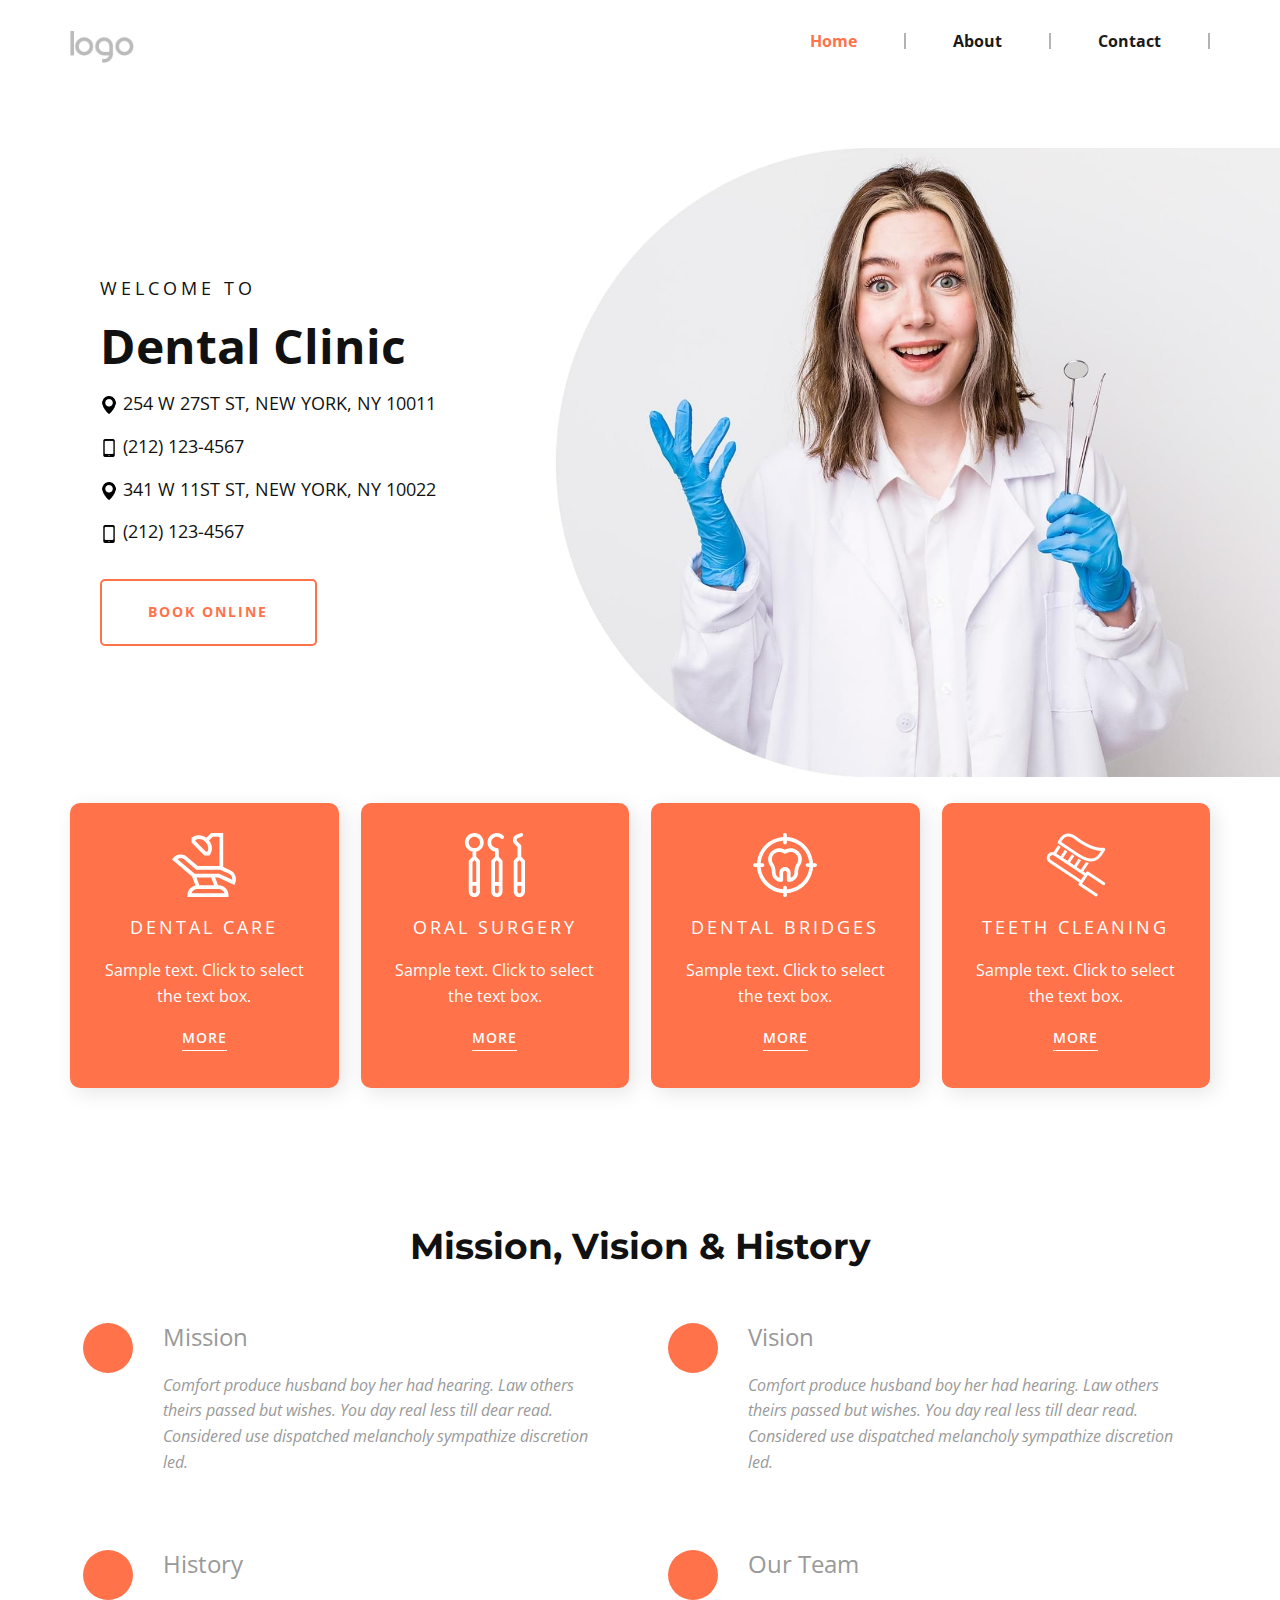
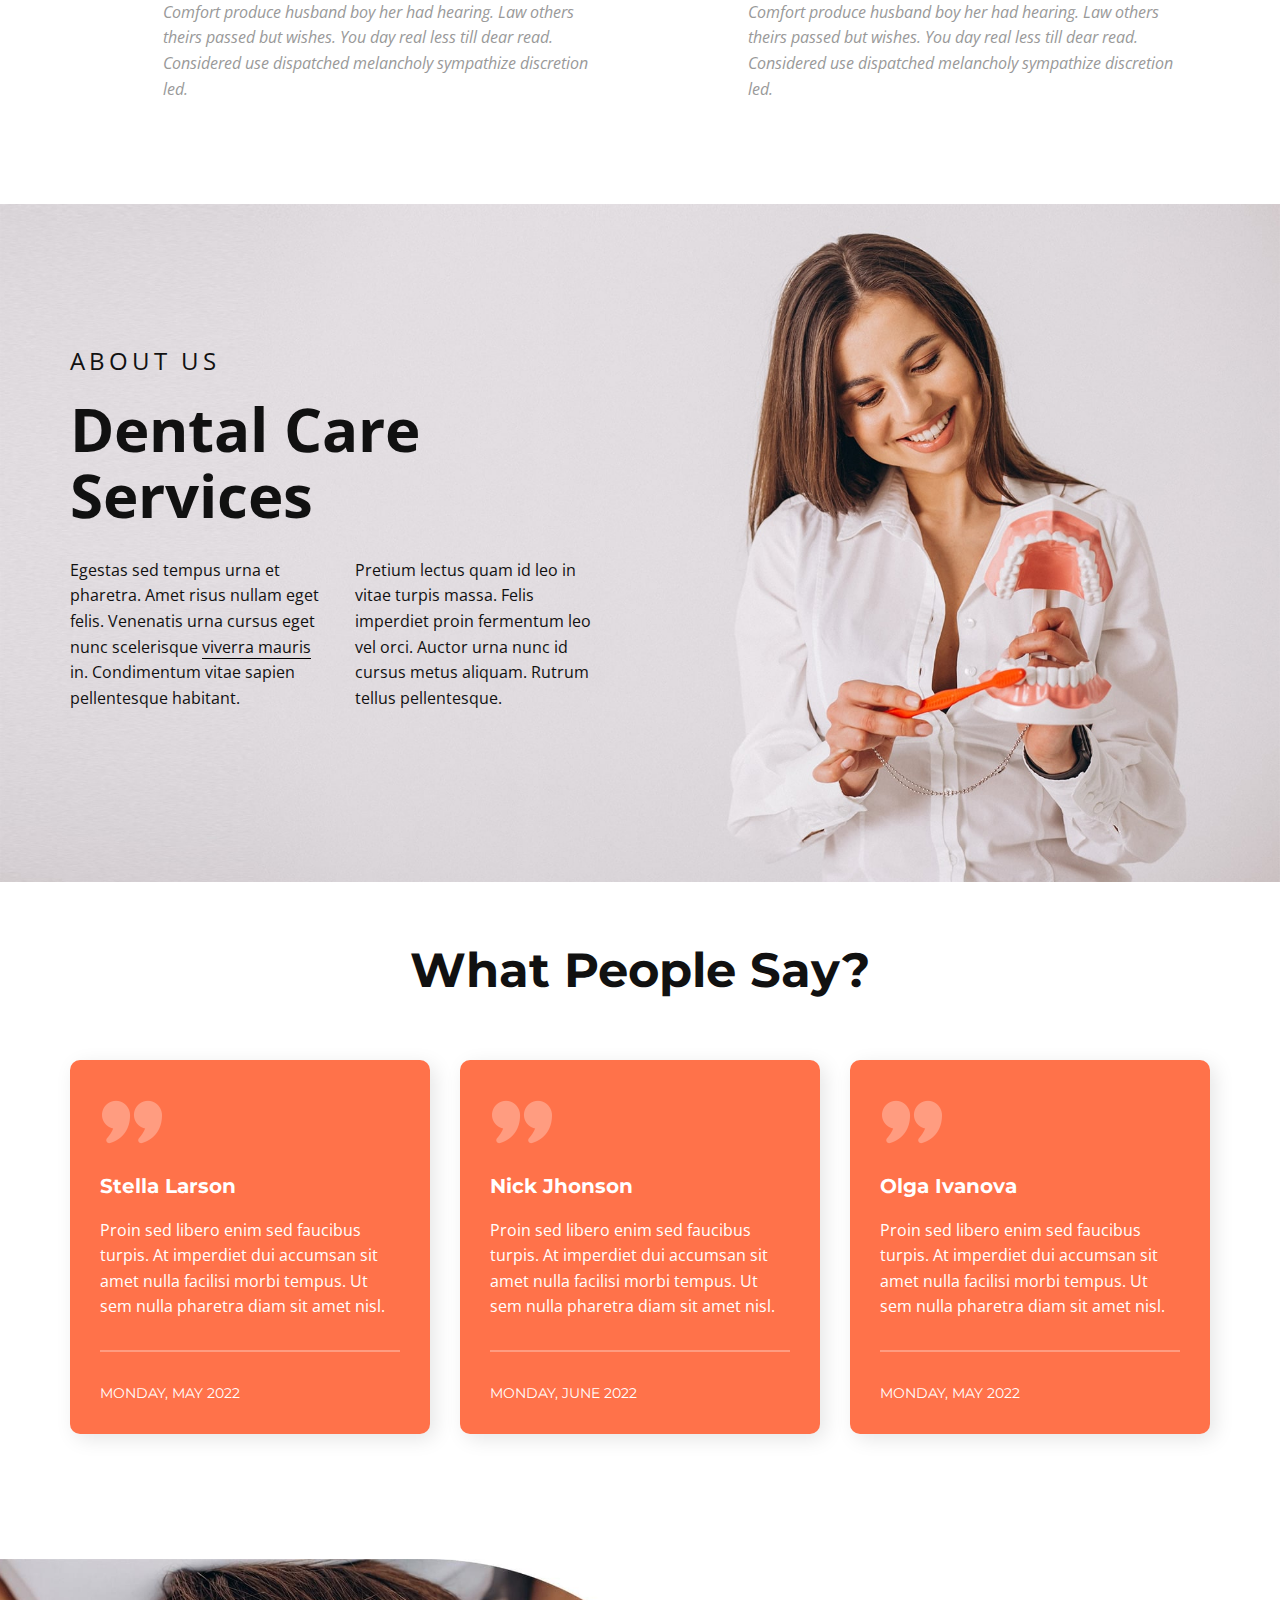
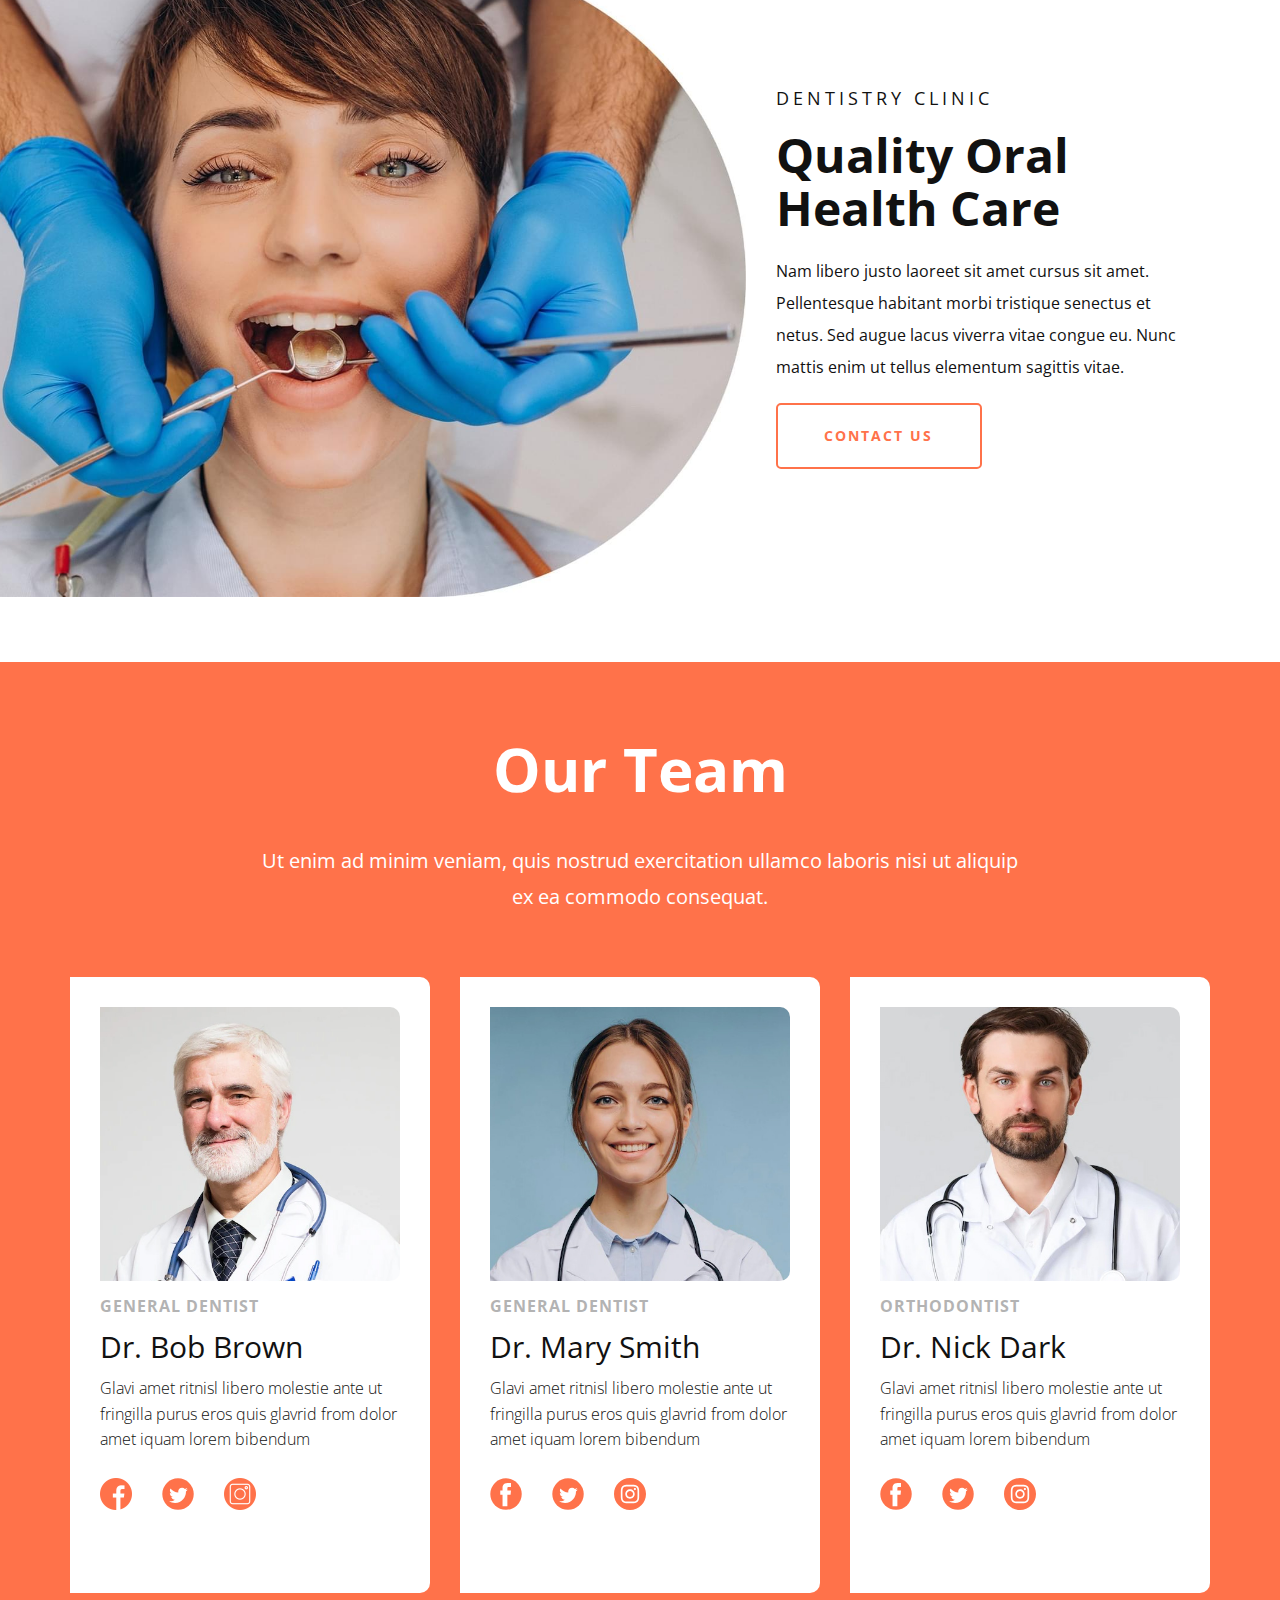
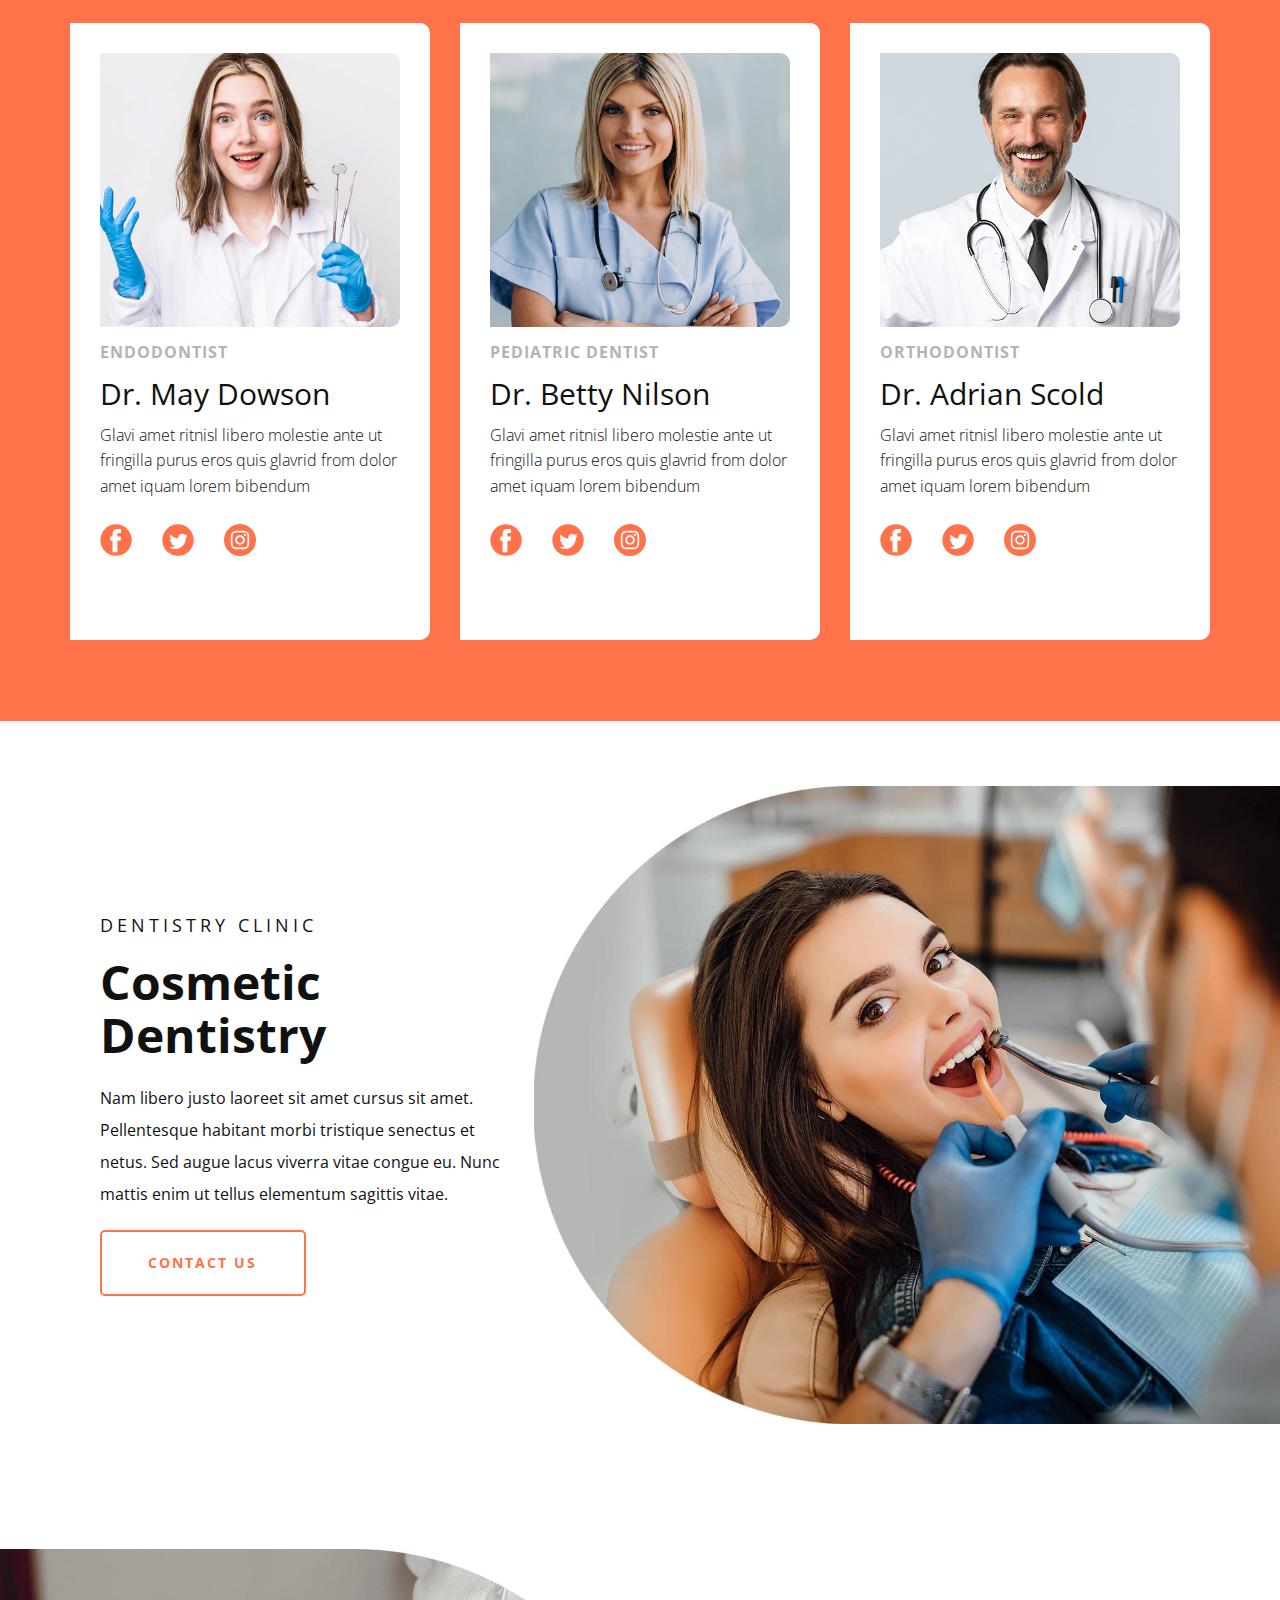
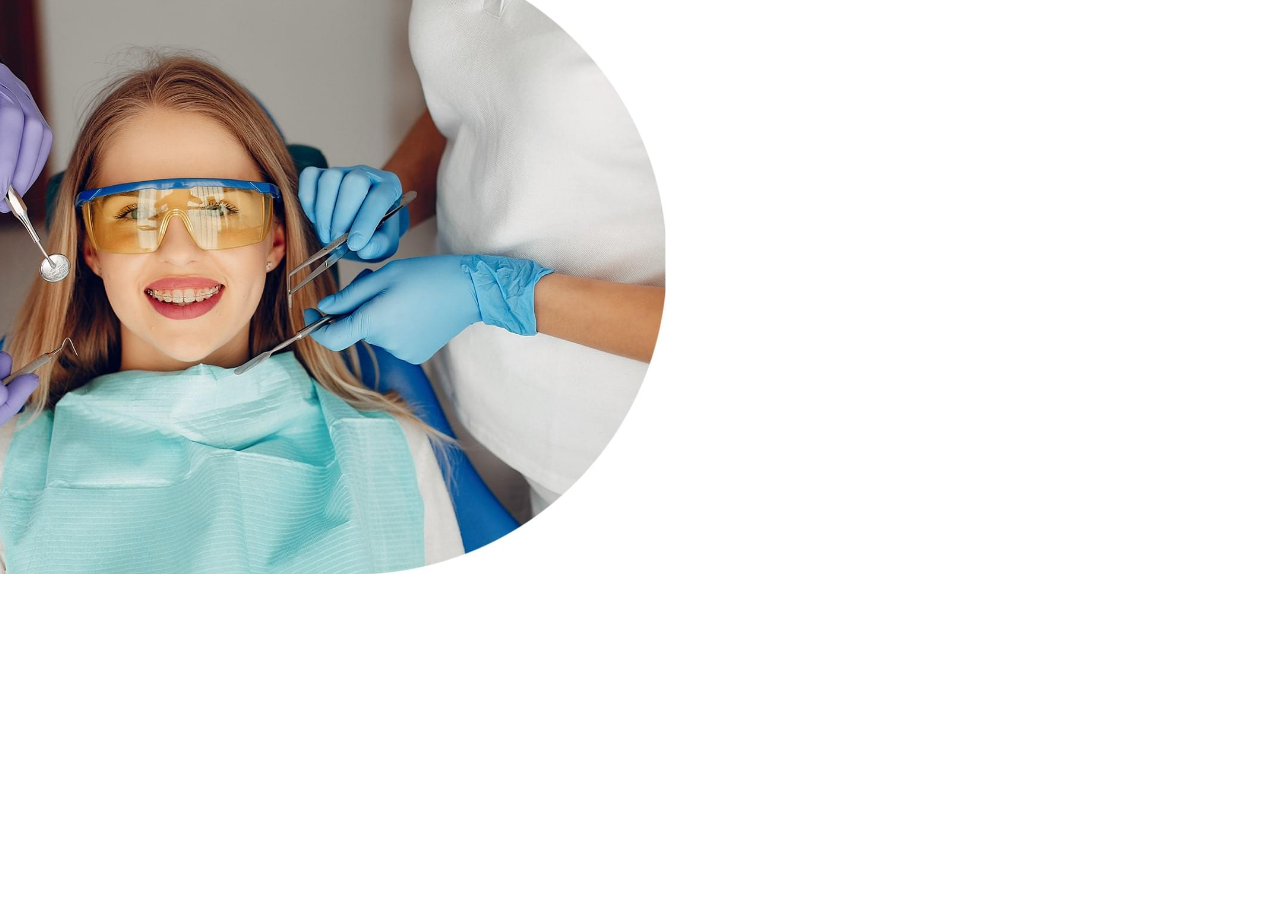
<file: index.html>
<!DOCTYPE html>
<html style="font-size: 16px;" lang="en"><head>
    <meta name="viewport" content="width=device-width, initial-scale=1.0">
    <meta charset="utf-8">
    <meta name="keywords" content="​Dental Clinic, Dental Care Services, ​​Quality Oral Health Care, Our Tea​m, ​Cosmetic
Dentistry">
    <meta name="description" content="">
    <title>Home</title>
    <link rel="stylesheet" href="nicepage.css" media="screen">
<link rel="stylesheet" href="Home.css" media="screen">
    <script class="u-script" type="text/javascript" src="jquery.js" defer=""></script>
    <script class="u-script" type="text/javascript" src="nicepage.js" defer=""></script>
    <meta name="generator" content="Nicepage 6.0.3, nicepage.com">
    <meta name="referrer" content="origin">
    <link id="u-theme-google-font" rel="stylesheet" href="https://fonts.googleapis.com/css?family=Open+Sans:300,300i,400,400i,500,500i,600,600i,700,700i,800,800i">
    <link id="u-page-google-font" rel="stylesheet" href="https://fonts.googleapis.com/css?family=Montserrat:100,100i,200,200i,300,300i,400,400i,500,500i,600,600i,700,700i,800,800i,900,900i|Open+Sans:300,300i,400,400i,500,500i,600,600i,700,700i,800,800i">
    
    
    
    
    
    
    
    
    
    
    <script type="application/ld+json">{
		"@context": "http://schema.org",
		"@type": "Organization",
		"name": "Site2",
		"logo": "images/default-logo.png"
}</script>
    <meta name="theme-color" content="#ff724a">
    <meta property="og:title" content="Home">
    <meta property="og:description" content="">
    <meta property="og:type" content="website">
  <meta data-intl-tel-input-cdn-path="intlTelInput/"></head>
  <body data-home-page="Home.html" data-home-page-title="Home" data-path-to-root="./" data-include-products="false" class="u-body u-xl-mode" data-lang="en"><header class="u-clearfix u-header u-header" id="sec-6b2a"><div class="u-clearfix u-sheet u-valign-middle u-sheet-1">
        <a href="https://consofic.com" class="u-image u-logo u-image-1" data-image-width="80" data-image-height="40" title=".">
          <img src="images/default-logo.png" class="u-logo-image u-logo-image-1">
        </a>
        <nav class="u-menu u-menu-one-level u-offcanvas u-menu-1" data-responsive-from="MD">
          <div class="menu-collapse" style="font-size: 1rem; letter-spacing: 0px; font-weight: 700;">
            <a class="u-button-style u-custom-active-border-color u-custom-border u-custom-border-color u-custom-borders u-custom-hover-border-color u-custom-left-right-menu-spacing u-custom-padding-bottom u-custom-text-active-color u-custom-text-color u-custom-text-hover-color u-custom-top-bottom-menu-spacing u-nav-link u-text-active-palette-1-base u-text-hover-palette-2-base" href="#">
              <svg class="u-svg-link" viewBox="0 0 24 24"><use xmlns:xlink="http://www.w3.org/1999/xlink" xlink:href="#menu-hamburger"></use></svg>
              <svg version="1.1" xmlns="http://www.w3.org/2000/svg" xmlns:xlink="http://www.w3.org/1999/xlink"><defs><symbol id="menu-hamburger" viewBox="0 0 16 16" style="width: 16px; height: 16px;"><rect y="1" width="16" height="2"></rect><rect y="7" width="16" height="2"></rect><rect y="13" width="16" height="2"></rect>
</symbol>
</defs></svg>
            </a>
          </div>
          <div class="u-custom-menu u-nav-container">
            <ul class="u-nav u-spacing-0 u-unstyled u-nav-1"><li class="u-nav-item"><a class="u-border-2 u-border-active-grey-30 u-border-grey-30 u-border-hover-grey-30 u-border-no-bottom u-border-no-left u-border-no-top u-button-style u-nav-link u-text-active-palette-1-base u-text-grey-90 u-text-hover-palette-1-base" href="https://consofic.com" style="padding: 0px 47px;">Home</a>
</li><li class="u-nav-item"><a class="u-border-2 u-border-active-grey-30 u-border-grey-30 u-border-hover-grey-30 u-border-no-bottom u-border-no-left u-border-no-top u-button-style u-nav-link u-text-active-palette-1-base u-text-grey-90 u-text-hover-palette-1-base" href="https://consofic.com" style="padding: 0px 47px;">About</a>
</li><li class="u-nav-item"><a class="u-border-2 u-border-active-grey-30 u-border-grey-30 u-border-hover-grey-30 u-border-no-bottom u-border-no-left u-border-no-top u-button-style u-nav-link u-text-active-palette-1-base u-text-grey-90 u-text-hover-palette-1-base" href="https://consofic.com" style="padding: 0px 47px;">Contact</a>
</li></ul>
          </div>
          <div class="u-custom-menu u-nav-container-collapse">
            <div class="u-black u-container-style u-inner-container-layout u-opacity u-opacity-95 u-sidenav">
              <div class="u-sidenav-overflow">
                <div class="u-menu-close"></div>
                <ul class="u-align-center u-nav u-popupmenu-items u-unstyled u-nav-2"><li class="u-nav-item"><a class="u-button-style u-nav-link" href="https://consofic.com">Home</a>
</li><li class="u-nav-item"><a class="u-button-style u-nav-link" href="https://consofic.com">About</a>
</li><li class="u-nav-item"><a class="u-button-style u-nav-link" href="https://consofic.com">Contact</a>
</li></ul>
              </div>
            </div>
            <div class="u-black u-menu-overlay u-opacity u-opacity-70"></div>
          </div>
        </nav>
      </div></header>
    <section class="u-align-center u-clearfix u-valign-middle-lg u-valign-middle-sm u-valign-middle-xl u-valign-middle-xs u-section-1" id="carousel_e5cf">
      <div class="data-layout-selected u-clearfix u-layout-wrap u-layout-wrap-1">
        <div class="u-layout">
          <div class="u-layout-row">
            <div class="u-align-left u-container-style u-layout-cell u-size-24-lg u-size-24-xl u-size-60-md u-size-60-sm u-size-60-xs u-layout-cell-1">
              <div class="u-container-layout u-valign-middle u-container-layout-1">
                <h6 class="u-text u-text-1">welcome to</h6>
                <h2 class="u-text u-text-2">
                  <span style="font-weight: 700;"></span>Dental Clinic
                </h2>
                <h6 class="u-text u-text-3"><span class="u-file-icon u-icon"><img src="images/3179068.png" alt=""></span>&nbsp;​254 W 27ST ST, NEW YORK, NY 10011
                </h6>
                <h6 class="u-text u-text-4"><span class="u-file-icon u-icon"><img src="images/864731.png" alt=""></span>&nbsp;​(212) 123-4567
                </h6>
                <h6 class="u-text u-text-5"><span class="u-file-icon u-icon"><img src="images/3179068.png" alt=""></span>&nbsp;​341 W 11ST ST, NEW YORK, NY 10022
                </h6>
                <h6 class="u-text u-text-6"><span class="u-file-icon u-icon"><img src="images/864731.png" alt=""></span>&nbsp;​(212) 123-4567
                </h6>
                <a href="https://consofic.com" class="u-active-palette-1-base u-align-center u-border-2 u-border-active-palette-1-base u-border-hover-palette-1-base u-border-palette-1-base u-btn u-btn-round u-button-style u-hover-palette-1-base u-none u-radius-5 u-text-active-white u-text-hover-white u-btn-1">Book Online</a>
              </div>
            </div>
            <div class="u-align-left u-container-style u-image u-image-default u-layout-cell u-size-36-lg u-size-36-xl u-size-60-md u-size-60-sm u-size-60-xs u-image-1" data-image-width="1487" data-image-height="1080">
              <div class="u-container-layout u-container-layout-2"></div>
            </div>
          </div>
        </div>
      </div>
      <div class="u-layout-grid u-list u-list-1">
        <div class="u-repeater u-repeater-1">
          <div class="u-align-center u-container-style u-list-item u-palette-1-base u-radius-10 u-repeater-item u-shape-round u-list-item-1">
            <div class="u-container-layout u-similar-container u-valign-top u-container-layout-3"><span class="u-icon u-icon-circle u-text-white u-icon-5"><svg class="u-svg-link" preserveAspectRatio="xMidYMin slice" viewBox="0 0 512 512" style=""><use xmlns:xlink="http://www.w3.org/1999/xlink" xlink:href="#svg-6ebe"></use></svg><svg class="u-svg-content" viewBox="0 0 512 512" id="svg-6ebe"><g><path d="m465.857 297.606-56.33-25.604v-272.002h-95.879l-38.637 38.637c-31.764-25.129-76.927-27.531-111.318-4.742l-6.715 4.449-.001 37.519 101.749 104.921h40.691l4.449-6.715c23.559-35.556 20.196-82.623-7.369-114.495l29.577-29.574h53.453v233.273h-173.975l-85.14-72.042c-15.997-13.536-36.306-20.032-57.191-18.292-20.883 1.74-39.838 11.509-53.374 27.506l-9.689 11.451 159.841 135.25 27.79 72.254c-36.538 6.926-64.262 39.077-64.262 77.6v15h328.667v-15c0-43.56-35.44-79-79-79h-4.467l-23.568-61.275h24.923l128.524 58.421 6.207-13.656c17.901-39.381.425-85.984-38.956-103.884zm-183.107-146.821h-11.325l-84.446-87.079.001-8.693c24.66-12.367 55.124-7.786 75.008 12.099l8.665 8.663c19.882 19.884 24.463 50.348 12.097 75.01zm198.797 223.653-104.967-47.713h-194.27l-138.074-116.831c6.418-3.98 13.734-6.413 21.478-7.058 12.896-1.073 25.441 2.938 35.321 11.297l93.529 79.14h189.262l69.618 31.645c19.557 8.889 30.367 29.241 28.103 49.52zm-325.672 107.562c6.35-19.705 24.863-34 46.652-34h170.667c21.789 0 40.303 14.295 46.652 34zm63.518-64-23.568-61.275h117.191l23.568 61.275z"></path>
</g></svg></span>
              <h4 class="u-text u-text-7">Dental Care</h4>
              <p class="u-text u-text-8">Sample text. Click to select the text box.</p>
              <a href="https://consofic.com" class="u-border-1 u-border-active-palette-1-light-1 u-border-hover-palette-1-light-1 u-border-no-left u-border-no-right u-border-no-top u-border-white u-bottom-left-radius-0 u-bottom-right-radius-0 u-btn u-button-style u-none u-radius-0 u-text-active-palette-1-light-3 u-text-body-alt-color u-text-hover-palette-1-light-3 u-top-left-radius-0 u-top-right-radius-0 u-btn-2">more</a>
            </div>
          </div>
          <div class="u-align-center u-container-style u-list-item u-palette-1-base u-radius-10 u-repeater-item u-shape-round u-video-cover u-list-item-2">
            <div class="u-container-layout u-similar-container u-valign-top u-container-layout-4"><span class="u-icon u-icon-circle u-text-white u-icon-6"><svg class="u-svg-link" preserveAspectRatio="xMidYMin slice" viewBox="0 0 512 512" style=""><use xmlns:xlink="http://www.w3.org/1999/xlink" xlink:href="#svg-1146"></use></svg><svg class="u-svg-content" viewBox="0 0 512 512" x="0px" y="0px" id="svg-1146" style="enable-background:new 0 0 512 512;"><g><g><path d="M166.001,75.003c0-41.355-33.645-74.999-74.999-74.999S16.002,33.649,16.002,75.003c0,36.219,25.808,66.521,60,73.49    v41.296l-25.606,25.606c-2.813,2.813-4.394,6.628-4.394,10.607V467c0,24.813,20.187,45,45,45s45-20.187,45-45V226.002    c0-3.978-1.581-7.793-4.394-10.607l-25.606-25.606v-41.296C140.193,141.526,166.001,111.223,166.001,75.003z M106.001,467    c0,8.271-6.729,15-15,15s-15-6.729-15-15v-45h30V467z M106.001,392.001h-30V232.215l15-15l15,15V392.001z M91.001,120.003    c-24.813,0-45-20.187-45-45s20.187-45,45-45s45,20.187,45,45S115.814,120.003,91.001,120.003z"></path>
</g>
</g><g><g><path d="M271,30.004c12.02,0,23.32,4.681,31.82,13.18c5.857,5.858,15.355,5.858,21.213,0c5.858-5.858,5.858-15.355,0-21.213    C309.867,7.805,291.033,0.004,271,0.004c-20.034,0-38.868,7.801-53.033,21.967s-21.967,33-21.967,53.033    s7.801,38.867,21.967,53.033c10.561,10.561,23.719,17.579,38.033,20.47v41.284l-25.606,25.606    c-2.813,2.813-4.394,6.628-4.394,10.607V467c0,24.813,20.187,45,45,45s45-20.187,45-45V226.002c0-3.978-1.581-7.793-4.394-10.607    L286,189.79v-54.787c0-8.284-6.716-15-15-15c-12.02,0-23.321-4.681-31.82-13.18c-8.499-8.499-13.18-19.8-13.18-31.82    c0-12.02,4.681-23.321,13.18-31.82C247.68,34.685,258.98,30.004,271,30.004z M286,467c0,8.271-6.729,15-15,15s-15-6.729-15-15v-45    h30V467z M286,232.215v159.786h-30V232.215l15-15L286,232.215z"></path>
</g>
</g><g><g><path d="M491.604,215.395l-25.606-25.606v-84.786c0-3.978-1.581-7.794-4.394-10.607l-27.83-27.829    c-3.629-3.629-5.119-8.594-4.087-13.622s4.357-9.005,9.123-10.911l32.758-13.103c7.692-3.077,11.433-11.806,8.356-19.498    C476.848,1.741,468.117-2,460.427,1.077L427.67,14.18c-14.087,5.635-24.318,17.872-27.368,32.734    c-3.051,14.862,1.533,30.139,12.261,40.867l23.436,23.436v78.573l-25.606,25.606c-2.813,2.813-4.394,6.628-4.394,10.607V467    c0,24.813,20.187,45,45,45c24.813,0,45-20.187,45-45V226.002C495.998,222.024,494.417,218.209,491.604,215.395z M465.998,467    c0,8.271-6.729,15-15,15s-15-6.729-15-15v-45h30V467z M465.998,392.001h-30V232.215l15-15l15,15V392.001z"></path>
</g>
</g></svg></span>
              <h4 class="u-text u-text-9">Oral Surgery</h4>
              <p class="u-text u-text-10">Sample text. Click to select the text box.</p>
              <a href="https://consofic.com" class="u-border-1 u-border-active-palette-1-light-1 u-border-hover-palette-1-light-1 u-border-no-left u-border-no-right u-border-no-top u-border-white u-bottom-left-radius-0 u-bottom-right-radius-0 u-btn u-button-style u-none u-radius-0 u-text-active-palette-1-light-3 u-text-body-alt-color u-text-hover-palette-1-light-3 u-top-left-radius-0 u-top-right-radius-0 u-btn-3">more</a>
            </div>
          </div>
          <div class="u-align-center u-container-style u-list-item u-palette-1-base u-radius-10 u-repeater-item u-shape-round u-video-cover u-list-item-3">
            <div class="u-container-layout u-similar-container u-valign-top u-container-layout-5"><span class="u-icon u-icon-circle u-text-white u-icon-7"><svg class="u-svg-link" preserveAspectRatio="xMidYMin slice" viewBox="0 0 512 512" style=""><use xmlns:xlink="http://www.w3.org/1999/xlink" xlink:href="#svg-c280"></use></svg><svg class="u-svg-content" viewBox="0 0 512 512" id="svg-c280"><g><path d="m497 241h-16.512c-7.418-112.137-97.351-202.07-209.488-209.488v-16.512c0-8.284-6.716-15-15-15s-15 6.716-15 15v16.512c-112.137 7.418-202.07 97.351-209.488 209.488h-16.512c-8.284 0-15 6.716-15 15s6.716 15 15 15h16.512c7.418 112.137 97.351 202.07 209.488 209.488v16.512c0 8.284 6.716 15 15 15s15-6.716 15-15v-16.512c112.137-7.418 202.07-97.351 209.488-209.488h16.512c8.284 0 15-6.716 15-15s-6.716-15-15-15zm-226 209.429v-14.429c0-8.284-6.716-15-15-15s-15 6.716-15 15v14.429c-95.591-7.306-172.123-83.838-179.429-179.429h14.429c8.284 0 15-6.716 15-15s-6.716-15-15-15h-14.429c7.306-95.591 83.838-172.123 179.429-179.429v14.429c0 8.284 6.716 15 15 15s15-6.716 15-15v-14.429c95.591 7.306 172.123 83.838 179.429 179.429h-14.429c-8.284 0-15 6.716-15 15s6.716 15 15 15h14.429c-7.306 95.591-83.838 172.123-179.429 179.429z"></path><path d="m327.796 125.015c-24.591-7.385-50.206-4.312-71.796 8.321-21.59-12.634-47.208-15.706-71.803-8.319-29.021 8.718-51.953 32.191-59.845 61.259-6.859 25.257-3.111 50.998 10.552 72.481 10.53 16.556 16.096 36.35 16.096 57.243 0 41.355 33.645 75 75 75 8.284 0 15-6.716 15-15v-60c0-8.271 6.729-15 15-15s15 6.729 15 15v60c0 8.284 6.716 15 15 15 41.355 0 75-33.645 75-75 0-20.893 5.565-40.687 16.095-57.243 13.664-21.483 17.411-47.225 10.553-72.481-7.894-29.072-30.828-52.546-59.852-61.261zm23.984 117.643c-13.594 21.375-20.78 46.737-20.78 73.342 0 19.556-12.539 36.239-30 42.43v-42.43c0-24.813-20.187-45-45-45s-45 20.187-45 45v42.43c-17.461-6.191-30-22.873-30-42.43 0-26.605-7.186-51.967-20.781-73.343-9.08-14.275-11.535-31.507-6.915-48.52 5.121-18.861 20.635-34.715 39.524-40.388 19.144-5.75 38.366-2.356 54.128 9.557 5.351 4.044 12.737 4.045 18.088 0 15.761-11.912 34.98-15.307 54.123-9.559 18.892 5.673 34.407 21.527 39.529 40.39 4.62 17.014 2.164 34.245-6.916 48.521z"></path>
</g></svg></span>
              <h4 class="u-text u-text-11">Dental Bridges</h4>
              <p class="u-text u-text-12">Sample text. Click to select the text box.</p>
              <a href="https://consofic.com" class="u-border-1 u-border-active-palette-1-light-1 u-border-hover-palette-1-light-1 u-border-no-left u-border-no-right u-border-no-top u-border-white u-bottom-left-radius-0 u-bottom-right-radius-0 u-btn u-button-style u-none u-radius-0 u-text-active-palette-1-light-3 u-text-body-alt-color u-text-hover-palette-1-light-3 u-top-left-radius-0 u-top-right-radius-0 u-btn-4">more</a>
            </div>
          </div>
          <div class="u-align-center u-container-style u-list-item u-palette-1-base u-radius-10 u-repeater-item u-shape-round u-video-cover u-list-item-4">
            <div class="u-container-layout u-similar-container u-valign-top u-container-layout-6"><span class="u-file-icon u-icon u-icon-circle u-text-white u-icon-8"><img src="images/5577184-21c0c2ef.png" alt=""></span>
              <h4 class="u-text u-text-13"> Teeth Cleaning</h4>
              <p class="u-text u-text-14">Sample text. Click to select the text box.</p>
              <a href="https://consofic.com" class="u-border-1 u-border-active-palette-1-light-1 u-border-hover-palette-1-light-1 u-border-no-left u-border-no-right u-border-no-top u-border-white u-bottom-left-radius-0 u-bottom-right-radius-0 u-btn u-button-style u-none u-radius-0 u-text-active-palette-1-light-3 u-text-body-alt-color u-text-hover-palette-1-light-3 u-top-left-radius-0 u-top-right-radius-0 u-btn-5">more</a>
            </div>
          </div>
        </div>
      </div>
    </section>
    <section class="u-align-center u-clearfix u-section-2" id="carousel_90d9">
      <div class="u-clearfix u-sheet u-valign-middle u-sheet-1">
        <h3 class="u-custom-font u-font-montserrat u-text u-text-1"> Mission, Vision &amp; History</h3>
        <div class="u-expanded-width u-list u-list-1">
          <div class="u-repeater u-repeater-1">
            <div class="u-align-left u-container-style u-list-item u-repeater-item u-shape-rectangle">
              <div class="u-container-layout u-similar-container u-container-layout-1">
                <div class="u-palette-1-base u-preserve-proportions u-shape u-shape-circle u-shape-1"></div>
                <div class="u-align-left u-container-style u-group u-shape-rectangle u-group-1">
                  <div class="u-container-layout u-valign-top">
                    <h4 class="u-text u-text-grey-40 u-text-2"> Mission</h4>
                    <p class="u-text u-text-grey-40 u-text-3"> Comfort produce husband boy her had hearing. Law others theirs passed but wishes. You day real less till dear read. Considered use dispatched melancholy sympathize discretion led.&nbsp;</p>
                  </div>
                </div>
              </div>
            </div>
            <div class="u-align-left u-container-style u-list-item u-repeater-item u-shape-rectangle">
              <div class="u-container-layout u-similar-container u-container-layout-3">
                <div class="u-palette-1-base u-preserve-proportions u-shape u-shape-circle u-shape-2"></div>
                <div class="u-align-left u-container-style u-group u-shape-rectangle u-group-2">
                  <div class="u-container-layout u-valign-top">
                    <h4 class="u-text u-text-grey-40 u-text-4"> Vision</h4>
                    <p class="u-text u-text-grey-40 u-text-5"> Comfort produce husband boy her had hearing. Law others theirs passed but wishes. You day real less till dear read. Considered use dispatched melancholy sympathize discretion led.&nbsp;</p>
                  </div>
                </div>
              </div>
            </div>
            <div class="u-align-left u-container-style u-list-item u-repeater-item u-shape-rectangle">
              <div class="u-container-layout u-similar-container u-container-layout-5">
                <div class="u-palette-1-base u-preserve-proportions u-shape u-shape-circle u-shape-3"></div>
                <div class="u-align-left u-container-style u-group u-shape-rectangle u-group-3">
                  <div class="u-container-layout u-valign-top">
                    <h4 class="u-text u-text-grey-40 u-text-6">History</h4>
                    <p class="u-text u-text-grey-40 u-text-7"> Comfort produce husband boy her had hearing. Law others theirs passed but wishes. You day real less till dear read. Considered use dispatched melancholy sympathize discretion led.&nbsp;</p>
                  </div>
                </div>
              </div>
            </div>
            <div class="u-align-left u-container-style u-list-item u-repeater-item u-shape-rectangle">
              <div class="u-container-layout u-similar-container u-container-layout-7">
                <div class="u-palette-1-base u-preserve-proportions u-shape u-shape-circle u-shape-4"></div>
                <div class="u-align-left u-container-style u-group u-shape-rectangle u-group-4">
                  <div class="u-container-layout u-valign-top">
                    <h4 class="u-text u-text-grey-40 u-text-8">Our Team</h4>
                    <p class="u-text u-text-grey-40 u-text-9"> Comfort produce husband boy her had hearing. Law others theirs passed but wishes. You day real less till dear read. Considered use dispatched melancholy sympathize discretion led.&nbsp;</p>
                  </div>
                </div>
              </div>
            </div>
          </div>
        </div>
      </div>
    </section>
    <section class="u-clearfix u-image u-section-3" id="carousel_4f2f" data-image-width="1980" data-image-height="1108">
      <div class="u-clearfix u-sheet u-sheet-1">
        <div class="u-clearfix u-layout-wrap u-layout-wrap-1">
          <div class="u-layout">
            <div class="u-layout-col">
              <div class="u-size-30">
                <div class="u-layout-col">
                  <div class="u-container-style u-layout-cell u-left-cell u-right-cell u-size-60 u-layout-cell-1">
                    <div class="u-container-layout u-valign-middle u-container-layout-1">
                      <h4 class="u-text u-text-1">about us</h4>
                      <h2 class="u-text u-text-2">Dental Care Services</h2>
                    </div>
                  </div>
                </div>
              </div>
              <div class="u-size-30">
                <div class="u-layout-row">
                  <div class="u-container-style u-layout-cell u-left-cell u-size-30 u-layout-cell-2">
                    <div class="u-container-layout u-container-layout-2">
                      <p class="u-text u-text-3">Egestas sed tempus urna et pharetra. Amet risus nullam eget felis. Venenatis urna cursus eget nunc scelerisque <a href="#" class="u-active-none u-border-1 u-border-black u-border-no-left u-border-no-right u-border-no-top u-btn u-button-link u-button-style u-hover-none u-none u-text-body-color u-btn-1">viverra mauris</a> in. Condimentum vitae sapien pellentesque habitant.&nbsp;
                      </p>
                    </div>
                  </div>
                  <div class="u-container-style u-layout-cell u-right-cell u-size-30 u-layout-cell-3">
                    <div class="u-container-layout u-container-layout-3">
                      <p class="u-text u-text-4">Pretium lectus quam id leo in vitae turpis massa. Felis imperdiet proin fermentum leo vel orci. Auctor urna nunc id cursus metus aliquam. Rutrum tellus pellentesque. </p>
                    </div>
                  </div>
                </div>
              </div>
            </div>
          </div>
        </div>
      </div>
    </section>
    <section class="u-align-center u-clearfix u-white u-section-4" id="carousel_2e6b">
      <div class="u-clearfix u-sheet u-sheet-1">
        <h6 class="u-custom-font u-font-montserrat u-text u-text-default u-text-1"> What People Say?</h6>
        <div class="u-expanded-width u-list u-list-1">
          <div class="u-repeater u-repeater-1">
            <div class="u-align-left u-container-style u-list-item u-palette-1-base u-radius-10 u-repeater-item u-shape-round u-list-item-1">
              <div class="u-container-layout u-similar-container u-valign-top u-container-layout-1"><span class="u-file-icon u-icon u-text-palette-1-light-1 u-icon-1"><img src="images/4338295-87931cfe.png" alt=""></span>
                <h5 class="u-custom-font u-font-montserrat u-text u-text-2">Stella Larson</h5>
                <p class="u-text u-text-3"> Proin sed libero enim sed faucibus turpis. At imperdiet dui accumsan sit amet nulla facilisi morbi tempus. Ut sem nulla pharetra diam sit amet nisl.&nbsp;</p>
                <div class="u-border-2 u-border-palette-1-light-1 u-expanded-width u-line u-line-horizontal u-line-1"></div>
                <p class="u-custom-font u-font-montserrat u-text u-text-4"> Monday, May 2022</p>
              </div>
            </div>
            <div class="u-align-left u-container-style u-list-item u-palette-1-base u-radius-10 u-repeater-item u-shape-round u-list-item-2">
              <div class="u-container-layout u-similar-container u-valign-top u-container-layout-2"><span class="u-file-icon u-icon u-text-palette-1-light-1 u-icon-2"><img src="images/4338295-87931cfe.png" alt=""></span>
                <h5 class="u-custom-font u-font-montserrat u-text u-text-5">Nick Jhonson</h5>
                <p class="u-text u-text-6"> Proin sed libero enim sed faucibus turpis. At imperdiet dui accumsan sit amet nulla facilisi morbi tempus. Ut sem nulla pharetra diam sit amet nisl.&nbsp;</p>
                <div class="u-border-2 u-border-palette-1-light-1 u-expanded-width u-line u-line-horizontal u-line-2"></div>
                <p class="u-custom-font u-font-montserrat u-text u-text-7"> Monday, June 2022</p>
              </div>
            </div>
            <div class="u-align-left u-container-style u-list-item u-palette-1-base u-radius-10 u-repeater-item u-shape-round u-list-item-3">
              <div class="u-container-layout u-similar-container u-valign-top u-container-layout-3"><span class="u-file-icon u-icon u-text-palette-1-light-1 u-icon-3"><img src="images/4338295-87931cfe.png" alt=""></span>
                <h5 class="u-custom-font u-font-montserrat u-text u-text-8">Olga Ivanova</h5>
                <p class="u-text u-text-9"> Proin sed libero enim sed faucibus turpis. At imperdiet dui accumsan sit amet nulla facilisi morbi tempus. Ut sem nulla pharetra diam sit amet nisl.&nbsp;</p>
                <div class="u-border-2 u-border-palette-1-light-1 u-expanded-width u-line u-line-horizontal u-line-3"></div>
                <p class="u-custom-font u-font-montserrat u-text u-text-10"> Monday, May 2022</p>
              </div>
            </div>
          </div>
        </div>
      </div>
    </section>
    <section class="u-clearfix u-valign-middle u-white u-section-5" id="carousel_0eba">
      <div class="data-layout-selected u-clearfix u-gutter-0 u-layout-wrap u-layout-wrap-1">
        <div class="u-layout">
          <div class="u-layout-row">
            <div class="u-container-style u-image u-image-default u-layout-cell u-size-37-lg u-size-37-xl u-size-60-md u-size-60-sm u-size-60-xs u-image-1" data-image-width="1483" data-image-height="1080">
              <div class="u-container-layout u-container-layout-1"></div>
            </div>
            <div class="u-align-left u-container-style u-layout-cell u-shape-rectangle u-size-23-lg u-size-23-xl u-size-60-md u-size-60-sm u-size-60-xs u-layout-cell-2">
              <div class="u-container-layout u-valign-middle u-container-layout-2">
                <h6 class="u-text u-text-1"> Dentistry Clinic</h6>
                <h2 class="u-text u-text-2">
                  <span style="font-weight: 700;"></span> Quality Oral Health Care
                </h2>
                <p class="u-text u-text-3"> Nam libero justo laoreet sit amet cursus sit amet. Pellentesque habitant morbi tristique senectus et netus. Sed augue lacus viverra vitae congue eu. Nunc mattis enim ut tellus elementum sagittis vitae. </p>
                <a href="https://consofic.com" class="u-active-palette-1-base u-align-center u-border-2 u-border-active-palette-1-base u-border-hover-palette-1-base u-border-palette-1-base u-btn u-btn-round u-button-style u-hover-palette-1-base u-none u-radius-5 u-text-active-white u-text-hover-white u-btn-1" data-animation-name="" data-animation-duration="0" data-animation-delay="0" data-animation-direction="">Contact Us</a>
              </div>
            </div>
          </div>
        </div>
      </div>
    </section>
    <section class="u-align-center u-clearfix u-palette-1-base u-section-6" id="carousel_a1ab">
      <div class="u-clearfix u-sheet u-sheet-1">
        <h2 class="u-text u-text-1">Our Tea​m</h2>
        <p class="u-text u-text-2">Ut enim ad minim veniam, quis nostrud exercitation ullamco laboris nisi ut aliquip ex ea commodo consequat.</p>
        <div class="u-expanded-width u-list u-list-1">
          <div class="u-repeater u-repeater-1">
            <div class="u-align-center u-bottom-right-radius-10 u-container-style u-list-item u-repeater-item u-shape-round u-top-right-radius-10 u-white u-list-item-1">
              <div class="u-container-layout u-similar-container u-container-layout-1">
                <img alt="" class="u-bottom-right-radius-10 u-expanded-width u-image u-image-round u-top-right-radius-10 u-image-1" data-image-width="484" data-image-height="489" src="images/1.jpg">
                <p class="u-align-left u-text u-text-grey-30 u-text-3"> General Dentist</p>
                <h3 class="u-align-left u-text u-text-default u-text-4">Dr. Bob Brown</h3>
                <p class="u-align-left u-text u-text-body-color u-text-5">Glavi amet ritnisl libero molestie ante ut fringilla purus eros quis glavrid from dolor amet iquam lorem bibendum</p>
                <div class="u-align-left u-social-icons u-spacing-30 u-social-icons-1">
                  <a class="u-social-url" title="facebook" target="_blank" href="https://facebook.com/name"><span class="u-file-icon u-icon u-social-facebook u-social-icon u-text-palette-1-base"><img src="images/1384005-a162ea23.png" alt=""></span>
                  </a>
                  <a class="u-social-url" title="twitter" target="_blank" href="https://twitter.com/name"><span class="u-icon u-icon-circle u-social-icon u-social-twitter u-text-palette-1-base"><svg class="u-svg-link" preserveAspectRatio="xMidYMin slice" viewBox="0 0 112 112" style=""><use xmlns:xlink="http://www.w3.org/1999/xlink" xlink:href="#svg-030e"></use></svg><svg class="u-svg-content" viewBox="0 0 112 112" x="0" y="0" id="svg-030e"><circle fill="currentColor" class="st0" cx="56.1" cy="56.1" r="55"></circle><path fill="#FFFFFF" d="M83.8,47.3c0,0.6,0,1.2,0,1.7c0,17.7-13.5,38.2-38.2,38.2C38,87.2,31,85,25,81.2c1,0.1,2.1,0.2,3.2,0.2
c6.3,0,12.1-2.1,16.7-5.7c-5.9-0.1-10.8-4-12.5-9.3c0.8,0.2,1.7,0.2,2.5,0.2c1.2,0,2.4-0.2,3.5-0.5c-6.1-1.2-10.8-6.7-10.8-13.1
c0-0.1,0-0.1,0-0.2c1.8,1,3.9,1.6,6.1,1.7c-3.6-2.4-6-6.5-6-11.2c0-2.5,0.7-4.8,1.8-6.7c6.6,8.1,16.5,13.5,27.6,14
c-0.2-1-0.3-2-0.3-3.1c0-7.4,6-13.4,13.4-13.4c3.9,0,7.3,1.6,9.8,4.2c3.1-0.6,5.9-1.7,8.5-3.3c-1,3.1-3.1,5.8-5.9,7.4
c2.7-0.3,5.3-1,7.7-2.1C88.7,43,86.4,45.4,83.8,47.3z"></path></svg></span>
                  </a>
                  <a class="u-social-url" title="instagram" target="_blank" href="https://instagram.com/name"><span class="u-file-icon u-icon u-social-icon u-social-instagram u-text-palette-1-base u-icon-3"><img src="images/1362894-38ff784c.png" alt=""></span>
                  </a>
                </div>
              </div>
            </div>
            <div class="u-align-center u-bottom-right-radius-10 u-container-style u-list-item u-repeater-item u-shape-round u-top-right-radius-10 u-white">
              <div class="u-container-layout u-similar-container u-container-layout-2">
                <img alt="" class="u-bottom-right-radius-10 u-expanded-width u-image u-image-round u-top-right-radius-10 u-image-2" data-image-width="484" data-image-height="489" src="images/2.jpg">
                <p class="u-align-left u-text u-text-grey-30 u-text-6"> General Dentist</p>
                <h3 class="u-align-left u-text u-text-default u-text-7">Dr. Mary Smith&nbsp;</h3>
                <p class="u-align-left u-text u-text-body-color u-text-8">Glavi amet ritnisl libero molestie ante ut fringilla purus eros quis glavrid from dolor amet iquam lorem bibendum</p>
                <div class="u-align-left u-social-icons u-spacing-30 u-social-icons-2">
                  <a class="u-social-url" title="facebook" target="_blank" href="https://facebook.com/name"><span class="u-icon u-icon-circle u-social-facebook u-social-icon u-text-palette-1-base u-icon-4"><svg class="u-svg-link" preserveAspectRatio="xMidYMin slice" viewBox="0 0 112 112" style=""><use xmlns:xlink="http://www.w3.org/1999/xlink" xlink:href="#svg-0afe"></use></svg><svg class="u-svg-content" viewBox="0 0 112 112" x="0" y="0" id="svg-0afe"><circle fill="currentColor" cx="56.1" cy="56.1" r="55"></circle><path fill="#FFFFFF" d="M73.5,31.6h-9.1c-1.4,0-3.6,0.8-3.6,3.9v8.5h12.6L72,58.3H60.8v40.8H43.9V58.3h-8V43.9h8v-9.2
c0-6.7,3.1-17,17-17h12.5v13.9H73.5z"></path></svg></span>
                  </a>
                  <a class="u-social-url" title="twitter" target="_blank" href="https://twitter.com/name"><span class="u-icon u-icon-circle u-social-icon u-social-twitter u-text-palette-1-base u-icon-5"><svg class="u-svg-link" preserveAspectRatio="xMidYMin slice" viewBox="0 0 112 112" style=""><use xmlns:xlink="http://www.w3.org/1999/xlink" xlink:href="#svg-6c19"></use></svg><svg class="u-svg-content" viewBox="0 0 112 112" x="0" y="0" id="svg-6c19"><circle fill="currentColor" class="st0" cx="56.1" cy="56.1" r="55"></circle><path fill="#FFFFFF" d="M83.8,47.3c0,0.6,0,1.2,0,1.7c0,17.7-13.5,38.2-38.2,38.2C38,87.2,31,85,25,81.2c1,0.1,2.1,0.2,3.2,0.2
c6.3,0,12.1-2.1,16.7-5.7c-5.9-0.1-10.8-4-12.5-9.3c0.8,0.2,1.7,0.2,2.5,0.2c1.2,0,2.4-0.2,3.5-0.5c-6.1-1.2-10.8-6.7-10.8-13.1
c0-0.1,0-0.1,0-0.2c1.8,1,3.9,1.6,6.1,1.7c-3.6-2.4-6-6.5-6-11.2c0-2.5,0.7-4.8,1.8-6.7c6.6,8.1,16.5,13.5,27.6,14
c-0.2-1-0.3-2-0.3-3.1c0-7.4,6-13.4,13.4-13.4c3.9,0,7.3,1.6,9.8,4.2c3.1-0.6,5.9-1.7,8.5-3.3c-1,3.1-3.1,5.8-5.9,7.4
c2.7-0.3,5.3-1,7.7-2.1C88.7,43,86.4,45.4,83.8,47.3z"></path></svg></span>
                  </a>
                  <a class="u-social-url" title="instagram" target="_blank" href="https://instagram.com/name"><span class="u-icon u-icon-circle u-social-icon u-social-instagram u-text-palette-1-base u-icon-6"><svg class="u-svg-link" preserveAspectRatio="xMidYMin slice" viewBox="0 0 512 512" style=""><use xmlns:xlink="http://www.w3.org/1999/xlink" xlink:href="#svg-5892"></use></svg><svg class="u-svg-content" viewBox="0 0 512 512" id="svg-5892"><path d="m305 256c0 27.0625-21.9375 49-49 49s-49-21.9375-49-49 21.9375-49 49-49 49 21.9375 49 49zm0 0"></path><path d="m370.59375 169.304688c-2.355469-6.382813-6.113281-12.160157-10.996094-16.902344-4.742187-4.882813-10.515625-8.640625-16.902344-10.996094-5.179687-2.011719-12.960937-4.40625-27.292968-5.058594-15.503906-.707031-20.152344-.859375-59.402344-.859375-39.253906 0-43.902344.148438-59.402344.855469-14.332031.65625-22.117187 3.050781-27.292968 5.0625-6.386719 2.355469-12.164063 6.113281-16.902344 10.996094-4.882813 4.742187-8.640625 10.515625-11 16.902344-2.011719 5.179687-4.40625 12.964843-5.058594 27.296874-.707031 15.5-.859375 20.148438-.859375 59.402344 0 39.25.152344 43.898438.859375 59.402344.652344 14.332031 3.046875 22.113281 5.058594 27.292969 2.359375 6.386719 6.113281 12.160156 10.996094 16.902343 4.742187 4.882813 10.515624 8.640626 16.902343 10.996094 5.179688 2.015625 12.964844 4.410156 27.296875 5.0625 15.5.707032 20.144532.855469 59.398438.855469 39.257812 0 43.90625-.148437 59.402344-.855469 14.332031-.652344 22.117187-3.046875 27.296874-5.0625 12.820313-4.945312 22.953126-15.078125 27.898438-27.898437 2.011719-5.179688 4.40625-12.960938 5.0625-27.292969.707031-15.503906.855469-20.152344.855469-59.402344 0-39.253906-.148438-43.902344-.855469-59.402344-.652344-14.332031-3.046875-22.117187-5.0625-27.296874zm-114.59375 162.179687c-41.691406 0-75.488281-33.792969-75.488281-75.484375s33.796875-75.484375 75.488281-75.484375c41.6875 0 75.484375 33.792969 75.484375 75.484375s-33.796875 75.484375-75.484375 75.484375zm78.46875-136.3125c-9.742188 0-17.640625-7.898437-17.640625-17.640625s7.898437-17.640625 17.640625-17.640625 17.640625 7.898437 17.640625 17.640625c-.003906 9.742188-7.898437 17.640625-17.640625 17.640625zm0 0"></path><path d="m256 0c-141.363281 0-256 114.636719-256 256s114.636719 256 256 256 256-114.636719 256-256-114.636719-256-256-256zm146.113281 316.605469c-.710937 15.648437-3.199219 26.332031-6.832031 35.683593-7.636719 19.746094-23.246094 35.355469-42.992188 42.992188-9.347656 3.632812-20.035156 6.117188-35.679687 6.832031-15.675781.714844-20.683594.886719-60.605469.886719-39.925781 0-44.929687-.171875-60.609375-.886719-15.644531-.714843-26.332031-3.199219-35.679687-6.832031-9.8125-3.691406-18.695313-9.476562-26.039063-16.957031-7.476562-7.339844-13.261719-16.226563-16.953125-26.035157-3.632812-9.347656-6.121094-20.035156-6.832031-35.679687-.722656-15.679687-.890625-20.6875-.890625-60.609375s.167969-44.929688.886719-60.605469c.710937-15.648437 3.195312-26.332031 6.828125-35.683593 3.691406-9.808594 9.480468-18.695313 16.960937-26.035157 7.339844-7.480469 16.226563-13.265625 26.035157-16.957031 9.351562-3.632812 20.035156-6.117188 35.683593-6.832031 15.675781-.714844 20.683594-.886719 60.605469-.886719s44.929688.171875 60.605469.890625c15.648437.710937 26.332031 3.195313 35.683593 6.824219 9.808594 3.691406 18.695313 9.480468 26.039063 16.960937 7.476563 7.34375 13.265625 16.226563 16.953125 26.035157 3.636719 9.351562 6.121094 20.035156 6.835938 35.683593.714843 15.675781.882812 20.683594.882812 60.605469s-.167969 44.929688-.886719 60.605469zm0 0"></path></svg></span>
                  </a>
                </div>
              </div>
            </div>
            <div class="u-align-center u-bottom-right-radius-10 u-container-style u-list-item u-repeater-item u-shape-round u-top-right-radius-10 u-white">
              <div class="u-container-layout u-similar-container u-container-layout-3">
                <img alt="" class="u-bottom-right-radius-10 u-expanded-width u-image u-image-round u-top-right-radius-10 u-image-3" data-image-width="484" data-image-height="489" src="images/jhhhj6.jpg">
                <p class="u-align-left u-text u-text-grey-30 u-text-9"> Orthodontist</p>
                <h3 class="u-align-left u-text u-text-default u-text-10"> Dr. Nick Dark</h3>
                <p class="u-align-left u-text u-text-body-color u-text-11">Glavi amet ritnisl libero molestie ante ut fringilla purus eros quis glavrid from dolor amet iquam lorem bibendum</p>
                <div class="u-align-left u-social-icons u-spacing-30 u-social-icons-3">
                  <a class="u-social-url" title="facebook" target="_blank" href="https://facebook.com/name"><span class="u-icon u-icon-circle u-social-facebook u-social-icon u-text-palette-1-base u-icon-7"><svg class="u-svg-link" preserveAspectRatio="xMidYMin slice" viewBox="0 0 112 112" style=""><use xmlns:xlink="http://www.w3.org/1999/xlink" xlink:href="#svg-0afe"></use></svg><svg class="u-svg-content" viewBox="0 0 112 112" x="0" y="0" id="svg-0afe"><circle fill="currentColor" cx="56.1" cy="56.1" r="55"></circle><path fill="#FFFFFF" d="M73.5,31.6h-9.1c-1.4,0-3.6,0.8-3.6,3.9v8.5h12.6L72,58.3H60.8v40.8H43.9V58.3h-8V43.9h8v-9.2
c0-6.7,3.1-17,17-17h12.5v13.9H73.5z"></path></svg></span>
                  </a>
                  <a class="u-social-url" title="twitter" target="_blank" href="https://twitter.com/name"><span class="u-icon u-icon-circle u-social-icon u-social-twitter u-text-palette-1-base u-icon-8"><svg class="u-svg-link" preserveAspectRatio="xMidYMin slice" viewBox="0 0 112 112" style=""><use xmlns:xlink="http://www.w3.org/1999/xlink" xlink:href="#svg-6c19"></use></svg><svg class="u-svg-content" viewBox="0 0 112 112" x="0" y="0" id="svg-6c19"><circle fill="currentColor" class="st0" cx="56.1" cy="56.1" r="55"></circle><path fill="#FFFFFF" d="M83.8,47.3c0,0.6,0,1.2,0,1.7c0,17.7-13.5,38.2-38.2,38.2C38,87.2,31,85,25,81.2c1,0.1,2.1,0.2,3.2,0.2
c6.3,0,12.1-2.1,16.7-5.7c-5.9-0.1-10.8-4-12.5-9.3c0.8,0.2,1.7,0.2,2.5,0.2c1.2,0,2.4-0.2,3.5-0.5c-6.1-1.2-10.8-6.7-10.8-13.1
c0-0.1,0-0.1,0-0.2c1.8,1,3.9,1.6,6.1,1.7c-3.6-2.4-6-6.5-6-11.2c0-2.5,0.7-4.8,1.8-6.7c6.6,8.1,16.5,13.5,27.6,14
c-0.2-1-0.3-2-0.3-3.1c0-7.4,6-13.4,13.4-13.4c3.9,0,7.3,1.6,9.8,4.2c3.1-0.6,5.9-1.7,8.5-3.3c-1,3.1-3.1,5.8-5.9,7.4
c2.7-0.3,5.3-1,7.7-2.1C88.7,43,86.4,45.4,83.8,47.3z"></path></svg></span>
                  </a>
                  <a class="u-social-url" title="instagram" target="_blank" href="https://instagram.com/name"><span class="u-icon u-icon-circle u-social-icon u-social-instagram u-text-palette-1-base u-icon-9"><svg class="u-svg-link" preserveAspectRatio="xMidYMin slice" viewBox="0 0 512 512" style=""><use xmlns:xlink="http://www.w3.org/1999/xlink" xlink:href="#svg-5892"></use></svg><svg class="u-svg-content" viewBox="0 0 512 512" id="svg-5892"><path d="m305 256c0 27.0625-21.9375 49-49 49s-49-21.9375-49-49 21.9375-49 49-49 49 21.9375 49 49zm0 0"></path><path d="m370.59375 169.304688c-2.355469-6.382813-6.113281-12.160157-10.996094-16.902344-4.742187-4.882813-10.515625-8.640625-16.902344-10.996094-5.179687-2.011719-12.960937-4.40625-27.292968-5.058594-15.503906-.707031-20.152344-.859375-59.402344-.859375-39.253906 0-43.902344.148438-59.402344.855469-14.332031.65625-22.117187 3.050781-27.292968 5.0625-6.386719 2.355469-12.164063 6.113281-16.902344 10.996094-4.882813 4.742187-8.640625 10.515625-11 16.902344-2.011719 5.179687-4.40625 12.964843-5.058594 27.296874-.707031 15.5-.859375 20.148438-.859375 59.402344 0 39.25.152344 43.898438.859375 59.402344.652344 14.332031 3.046875 22.113281 5.058594 27.292969 2.359375 6.386719 6.113281 12.160156 10.996094 16.902343 4.742187 4.882813 10.515624 8.640626 16.902343 10.996094 5.179688 2.015625 12.964844 4.410156 27.296875 5.0625 15.5.707032 20.144532.855469 59.398438.855469 39.257812 0 43.90625-.148437 59.402344-.855469 14.332031-.652344 22.117187-3.046875 27.296874-5.0625 12.820313-4.945312 22.953126-15.078125 27.898438-27.898437 2.011719-5.179688 4.40625-12.960938 5.0625-27.292969.707031-15.503906.855469-20.152344.855469-59.402344 0-39.253906-.148438-43.902344-.855469-59.402344-.652344-14.332031-3.046875-22.117187-5.0625-27.296874zm-114.59375 162.179687c-41.691406 0-75.488281-33.792969-75.488281-75.484375s33.796875-75.484375 75.488281-75.484375c41.6875 0 75.484375 33.792969 75.484375 75.484375s-33.796875 75.484375-75.484375 75.484375zm78.46875-136.3125c-9.742188 0-17.640625-7.898437-17.640625-17.640625s7.898437-17.640625 17.640625-17.640625 17.640625 7.898437 17.640625 17.640625c-.003906 9.742188-7.898437 17.640625-17.640625 17.640625zm0 0"></path><path d="m256 0c-141.363281 0-256 114.636719-256 256s114.636719 256 256 256 256-114.636719 256-256-114.636719-256-256-256zm146.113281 316.605469c-.710937 15.648437-3.199219 26.332031-6.832031 35.683593-7.636719 19.746094-23.246094 35.355469-42.992188 42.992188-9.347656 3.632812-20.035156 6.117188-35.679687 6.832031-15.675781.714844-20.683594.886719-60.605469.886719-39.925781 0-44.929687-.171875-60.609375-.886719-15.644531-.714843-26.332031-3.199219-35.679687-6.832031-9.8125-3.691406-18.695313-9.476562-26.039063-16.957031-7.476562-7.339844-13.261719-16.226563-16.953125-26.035157-3.632812-9.347656-6.121094-20.035156-6.832031-35.679687-.722656-15.679687-.890625-20.6875-.890625-60.609375s.167969-44.929688.886719-60.605469c.710937-15.648437 3.195312-26.332031 6.828125-35.683593 3.691406-9.808594 9.480468-18.695313 16.960937-26.035157 7.339844-7.480469 16.226563-13.265625 26.035157-16.957031 9.351562-3.632812 20.035156-6.117188 35.683593-6.832031 15.675781-.714844 20.683594-.886719 60.605469-.886719s44.929688.171875 60.605469.890625c15.648437.710937 26.332031 3.195313 35.683593 6.824219 9.808594 3.691406 18.695313 9.480468 26.039063 16.960937 7.476563 7.34375 13.265625 16.226563 16.953125 26.035157 3.636719 9.351562 6.121094 20.035156 6.835938 35.683593.714843 15.675781.882812 20.683594.882812 60.605469s-.167969 44.929688-.886719 60.605469zm0 0"></path></svg></span>
                  </a>
                </div>
              </div>
            </div>
            <div class="u-align-center u-bottom-right-radius-10 u-container-style u-list-item u-repeater-item u-shape-round u-top-right-radius-10 u-white">
              <div class="u-container-layout u-similar-container u-container-layout-4">
                <img alt="" class="u-bottom-right-radius-10 u-expanded-width u-image u-image-round u-top-right-radius-10 u-image-4" data-image-width="484" data-image-height="489" src="images/yy.jpg">
                <p class="u-align-left u-text u-text-grey-30 u-text-12"> Endodontist</p>
                <h3 class="u-align-left u-text u-text-default u-text-13">Dr. May Dowson</h3>
                <p class="u-align-left u-text u-text-body-color u-text-14">Glavi amet ritnisl libero molestie ante ut fringilla purus eros quis glavrid from dolor amet iquam lorem bibendum</p>
                <div class="u-align-left u-social-icons u-spacing-30 u-social-icons-4">
                  <a class="u-social-url" title="facebook" target="_blank" href="https://facebook.com/name"><span class="u-icon u-icon-circle u-social-facebook u-social-icon u-text-palette-1-base u-icon-10"><svg class="u-svg-link" preserveAspectRatio="xMidYMin slice" viewBox="0 0 112 112" style=""><use xmlns:xlink="http://www.w3.org/1999/xlink" xlink:href="#svg-0afe"></use></svg><svg class="u-svg-content" viewBox="0 0 112 112" x="0" y="0" id="svg-0afe"><circle fill="currentColor" cx="56.1" cy="56.1" r="55"></circle><path fill="#FFFFFF" d="M73.5,31.6h-9.1c-1.4,0-3.6,0.8-3.6,3.9v8.5h12.6L72,58.3H60.8v40.8H43.9V58.3h-8V43.9h8v-9.2
c0-6.7,3.1-17,17-17h12.5v13.9H73.5z"></path></svg></span>
                  </a>
                  <a class="u-social-url" title="twitter" target="_blank" href="https://twitter.com/name"><span class="u-icon u-icon-circle u-social-icon u-social-twitter u-text-palette-1-base u-icon-11"><svg class="u-svg-link" preserveAspectRatio="xMidYMin slice" viewBox="0 0 112 112" style=""><use xmlns:xlink="http://www.w3.org/1999/xlink" xlink:href="#svg-6c19"></use></svg><svg class="u-svg-content" viewBox="0 0 112 112" x="0" y="0" id="svg-6c19"><circle fill="currentColor" class="st0" cx="56.1" cy="56.1" r="55"></circle><path fill="#FFFFFF" d="M83.8,47.3c0,0.6,0,1.2,0,1.7c0,17.7-13.5,38.2-38.2,38.2C38,87.2,31,85,25,81.2c1,0.1,2.1,0.2,3.2,0.2
c6.3,0,12.1-2.1,16.7-5.7c-5.9-0.1-10.8-4-12.5-9.3c0.8,0.2,1.7,0.2,2.5,0.2c1.2,0,2.4-0.2,3.5-0.5c-6.1-1.2-10.8-6.7-10.8-13.1
c0-0.1,0-0.1,0-0.2c1.8,1,3.9,1.6,6.1,1.7c-3.6-2.4-6-6.5-6-11.2c0-2.5,0.7-4.8,1.8-6.7c6.6,8.1,16.5,13.5,27.6,14
c-0.2-1-0.3-2-0.3-3.1c0-7.4,6-13.4,13.4-13.4c3.9,0,7.3,1.6,9.8,4.2c3.1-0.6,5.9-1.7,8.5-3.3c-1,3.1-3.1,5.8-5.9,7.4
c2.7-0.3,5.3-1,7.7-2.1C88.7,43,86.4,45.4,83.8,47.3z"></path></svg></span>
                  </a>
                  <a class="u-social-url" title="instagram" target="_blank" href="https://instagram.com/name"><span class="u-icon u-icon-circle u-social-icon u-social-instagram u-text-palette-1-base u-icon-12"><svg class="u-svg-link" preserveAspectRatio="xMidYMin slice" viewBox="0 0 512 512" style=""><use xmlns:xlink="http://www.w3.org/1999/xlink" xlink:href="#svg-5892"></use></svg><svg class="u-svg-content" viewBox="0 0 512 512" id="svg-5892"><path d="m305 256c0 27.0625-21.9375 49-49 49s-49-21.9375-49-49 21.9375-49 49-49 49 21.9375 49 49zm0 0"></path><path d="m370.59375 169.304688c-2.355469-6.382813-6.113281-12.160157-10.996094-16.902344-4.742187-4.882813-10.515625-8.640625-16.902344-10.996094-5.179687-2.011719-12.960937-4.40625-27.292968-5.058594-15.503906-.707031-20.152344-.859375-59.402344-.859375-39.253906 0-43.902344.148438-59.402344.855469-14.332031.65625-22.117187 3.050781-27.292968 5.0625-6.386719 2.355469-12.164063 6.113281-16.902344 10.996094-4.882813 4.742187-8.640625 10.515625-11 16.902344-2.011719 5.179687-4.40625 12.964843-5.058594 27.296874-.707031 15.5-.859375 20.148438-.859375 59.402344 0 39.25.152344 43.898438.859375 59.402344.652344 14.332031 3.046875 22.113281 5.058594 27.292969 2.359375 6.386719 6.113281 12.160156 10.996094 16.902343 4.742187 4.882813 10.515624 8.640626 16.902343 10.996094 5.179688 2.015625 12.964844 4.410156 27.296875 5.0625 15.5.707032 20.144532.855469 59.398438.855469 39.257812 0 43.90625-.148437 59.402344-.855469 14.332031-.652344 22.117187-3.046875 27.296874-5.0625 12.820313-4.945312 22.953126-15.078125 27.898438-27.898437 2.011719-5.179688 4.40625-12.960938 5.0625-27.292969.707031-15.503906.855469-20.152344.855469-59.402344 0-39.253906-.148438-43.902344-.855469-59.402344-.652344-14.332031-3.046875-22.117187-5.0625-27.296874zm-114.59375 162.179687c-41.691406 0-75.488281-33.792969-75.488281-75.484375s33.796875-75.484375 75.488281-75.484375c41.6875 0 75.484375 33.792969 75.484375 75.484375s-33.796875 75.484375-75.484375 75.484375zm78.46875-136.3125c-9.742188 0-17.640625-7.898437-17.640625-17.640625s7.898437-17.640625 17.640625-17.640625 17.640625 7.898437 17.640625 17.640625c-.003906 9.742188-7.898437 17.640625-17.640625 17.640625zm0 0"></path><path d="m256 0c-141.363281 0-256 114.636719-256 256s114.636719 256 256 256 256-114.636719 256-256-114.636719-256-256-256zm146.113281 316.605469c-.710937 15.648437-3.199219 26.332031-6.832031 35.683593-7.636719 19.746094-23.246094 35.355469-42.992188 42.992188-9.347656 3.632812-20.035156 6.117188-35.679687 6.832031-15.675781.714844-20.683594.886719-60.605469.886719-39.925781 0-44.929687-.171875-60.609375-.886719-15.644531-.714843-26.332031-3.199219-35.679687-6.832031-9.8125-3.691406-18.695313-9.476562-26.039063-16.957031-7.476562-7.339844-13.261719-16.226563-16.953125-26.035157-3.632812-9.347656-6.121094-20.035156-6.832031-35.679687-.722656-15.679687-.890625-20.6875-.890625-60.609375s.167969-44.929688.886719-60.605469c.710937-15.648437 3.195312-26.332031 6.828125-35.683593 3.691406-9.808594 9.480468-18.695313 16.960937-26.035157 7.339844-7.480469 16.226563-13.265625 26.035157-16.957031 9.351562-3.632812 20.035156-6.117188 35.683593-6.832031 15.675781-.714844 20.683594-.886719 60.605469-.886719s44.929688.171875 60.605469.890625c15.648437.710937 26.332031 3.195313 35.683593 6.824219 9.808594 3.691406 18.695313 9.480468 26.039063 16.960937 7.476563 7.34375 13.265625 16.226563 16.953125 26.035157 3.636719 9.351562 6.121094 20.035156 6.835938 35.683593.714843 15.675781.882812 20.683594.882812 60.605469s-.167969 44.929688-.886719 60.605469zm0 0"></path></svg></span>
                  </a>
                </div>
              </div>
            </div>
            <div class="u-align-center u-bottom-right-radius-10 u-container-style u-list-item u-repeater-item u-shape-round u-top-right-radius-10 u-white">
              <div class="u-container-layout u-similar-container u-container-layout-5">
                <img alt="" class="u-bottom-right-radius-10 u-expanded-width u-image u-image-round u-top-right-radius-10 u-image-5" data-image-width="484" data-image-height="489" src="images/gffgfgg.jpg">
                <p class="u-align-left u-text u-text-grey-30 u-text-15"> Pediatric Dentist</p>
                <h3 class="u-align-left u-text u-text-default u-text-16"> Dr. Betty Nilson</h3>
                <p class="u-align-left u-text u-text-body-color u-text-17">Glavi amet ritnisl libero molestie ante ut fringilla purus eros quis glavrid from dolor amet iquam lorem bibendum</p>
                <div class="u-align-left u-social-icons u-spacing-30 u-social-icons-5">
                  <a class="u-social-url" title="facebook" target="_blank" href="https://facebook.com/name"><span class="u-icon u-icon-circle u-social-facebook u-social-icon u-text-palette-1-base u-icon-13"><svg class="u-svg-link" preserveAspectRatio="xMidYMin slice" viewBox="0 0 112 112" style=""><use xmlns:xlink="http://www.w3.org/1999/xlink" xlink:href="#svg-0afe"></use></svg><svg class="u-svg-content" viewBox="0 0 112 112" x="0" y="0" id="svg-0afe"><circle fill="currentColor" cx="56.1" cy="56.1" r="55"></circle><path fill="#FFFFFF" d="M73.5,31.6h-9.1c-1.4,0-3.6,0.8-3.6,3.9v8.5h12.6L72,58.3H60.8v40.8H43.9V58.3h-8V43.9h8v-9.2
c0-6.7,3.1-17,17-17h12.5v13.9H73.5z"></path></svg></span>
                  </a>
                  <a class="u-social-url" title="twitter" target="_blank" href="https://twitter.com/name"><span class="u-icon u-icon-circle u-social-icon u-social-twitter u-text-palette-1-base u-icon-14"><svg class="u-svg-link" preserveAspectRatio="xMidYMin slice" viewBox="0 0 112 112" style=""><use xmlns:xlink="http://www.w3.org/1999/xlink" xlink:href="#svg-6c19"></use></svg><svg class="u-svg-content" viewBox="0 0 112 112" x="0" y="0" id="svg-6c19"><circle fill="currentColor" class="st0" cx="56.1" cy="56.1" r="55"></circle><path fill="#FFFFFF" d="M83.8,47.3c0,0.6,0,1.2,0,1.7c0,17.7-13.5,38.2-38.2,38.2C38,87.2,31,85,25,81.2c1,0.1,2.1,0.2,3.2,0.2
c6.3,0,12.1-2.1,16.7-5.7c-5.9-0.1-10.8-4-12.5-9.3c0.8,0.2,1.7,0.2,2.5,0.2c1.2,0,2.4-0.2,3.5-0.5c-6.1-1.2-10.8-6.7-10.8-13.1
c0-0.1,0-0.1,0-0.2c1.8,1,3.9,1.6,6.1,1.7c-3.6-2.4-6-6.5-6-11.2c0-2.5,0.7-4.8,1.8-6.7c6.6,8.1,16.5,13.5,27.6,14
c-0.2-1-0.3-2-0.3-3.1c0-7.4,6-13.4,13.4-13.4c3.9,0,7.3,1.6,9.8,4.2c3.1-0.6,5.9-1.7,8.5-3.3c-1,3.1-3.1,5.8-5.9,7.4
c2.7-0.3,5.3-1,7.7-2.1C88.7,43,86.4,45.4,83.8,47.3z"></path></svg></span>
                  </a>
                  <a class="u-social-url" title="instagram" target="_blank" href="https://instagram.com/name"><span class="u-icon u-icon-circle u-social-icon u-social-instagram u-text-palette-1-base u-icon-15"><svg class="u-svg-link" preserveAspectRatio="xMidYMin slice" viewBox="0 0 512 512" style=""><use xmlns:xlink="http://www.w3.org/1999/xlink" xlink:href="#svg-5892"></use></svg><svg class="u-svg-content" viewBox="0 0 512 512" id="svg-5892"><path d="m305 256c0 27.0625-21.9375 49-49 49s-49-21.9375-49-49 21.9375-49 49-49 49 21.9375 49 49zm0 0"></path><path d="m370.59375 169.304688c-2.355469-6.382813-6.113281-12.160157-10.996094-16.902344-4.742187-4.882813-10.515625-8.640625-16.902344-10.996094-5.179687-2.011719-12.960937-4.40625-27.292968-5.058594-15.503906-.707031-20.152344-.859375-59.402344-.859375-39.253906 0-43.902344.148438-59.402344.855469-14.332031.65625-22.117187 3.050781-27.292968 5.0625-6.386719 2.355469-12.164063 6.113281-16.902344 10.996094-4.882813 4.742187-8.640625 10.515625-11 16.902344-2.011719 5.179687-4.40625 12.964843-5.058594 27.296874-.707031 15.5-.859375 20.148438-.859375 59.402344 0 39.25.152344 43.898438.859375 59.402344.652344 14.332031 3.046875 22.113281 5.058594 27.292969 2.359375 6.386719 6.113281 12.160156 10.996094 16.902343 4.742187 4.882813 10.515624 8.640626 16.902343 10.996094 5.179688 2.015625 12.964844 4.410156 27.296875 5.0625 15.5.707032 20.144532.855469 59.398438.855469 39.257812 0 43.90625-.148437 59.402344-.855469 14.332031-.652344 22.117187-3.046875 27.296874-5.0625 12.820313-4.945312 22.953126-15.078125 27.898438-27.898437 2.011719-5.179688 4.40625-12.960938 5.0625-27.292969.707031-15.503906.855469-20.152344.855469-59.402344 0-39.253906-.148438-43.902344-.855469-59.402344-.652344-14.332031-3.046875-22.117187-5.0625-27.296874zm-114.59375 162.179687c-41.691406 0-75.488281-33.792969-75.488281-75.484375s33.796875-75.484375 75.488281-75.484375c41.6875 0 75.484375 33.792969 75.484375 75.484375s-33.796875 75.484375-75.484375 75.484375zm78.46875-136.3125c-9.742188 0-17.640625-7.898437-17.640625-17.640625s7.898437-17.640625 17.640625-17.640625 17.640625 7.898437 17.640625 17.640625c-.003906 9.742188-7.898437 17.640625-17.640625 17.640625zm0 0"></path><path d="m256 0c-141.363281 0-256 114.636719-256 256s114.636719 256 256 256 256-114.636719 256-256-114.636719-256-256-256zm146.113281 316.605469c-.710937 15.648437-3.199219 26.332031-6.832031 35.683593-7.636719 19.746094-23.246094 35.355469-42.992188 42.992188-9.347656 3.632812-20.035156 6.117188-35.679687 6.832031-15.675781.714844-20.683594.886719-60.605469.886719-39.925781 0-44.929687-.171875-60.609375-.886719-15.644531-.714843-26.332031-3.199219-35.679687-6.832031-9.8125-3.691406-18.695313-9.476562-26.039063-16.957031-7.476562-7.339844-13.261719-16.226563-16.953125-26.035157-3.632812-9.347656-6.121094-20.035156-6.832031-35.679687-.722656-15.679687-.890625-20.6875-.890625-60.609375s.167969-44.929688.886719-60.605469c.710937-15.648437 3.195312-26.332031 6.828125-35.683593 3.691406-9.808594 9.480468-18.695313 16.960937-26.035157 7.339844-7.480469 16.226563-13.265625 26.035157-16.957031 9.351562-3.632812 20.035156-6.117188 35.683593-6.832031 15.675781-.714844 20.683594-.886719 60.605469-.886719s44.929688.171875 60.605469.890625c15.648437.710937 26.332031 3.195313 35.683593 6.824219 9.808594 3.691406 18.695313 9.480468 26.039063 16.960937 7.476563 7.34375 13.265625 16.226563 16.953125 26.035157 3.636719 9.351562 6.121094 20.035156 6.835938 35.683593.714843 15.675781.882812 20.683594.882812 60.605469s-.167969 44.929688-.886719 60.605469zm0 0"></path></svg></span>
                  </a>
                </div>
              </div>
            </div>
            <div class="u-align-center u-bottom-right-radius-10 u-container-style u-list-item u-repeater-item u-shape-round u-top-right-radius-10 u-white">
              <div class="u-container-layout u-similar-container u-container-layout-6">
                <img alt="" class="u-bottom-right-radius-10 u-expanded-width u-image u-image-round u-top-right-radius-10 u-image-6" data-image-width="484" data-image-height="489" src="images/hghg.jpg">
                <p class="u-align-left u-text u-text-grey-30 u-text-18"> Orthodontist</p>
                <h3 class="u-align-left u-text u-text-default u-text-19"> Dr. Adrian Scold</h3>
                <p class="u-align-left u-text u-text-body-color u-text-20">Glavi amet ritnisl libero molestie ante ut fringilla purus eros quis glavrid from dolor amet iquam lorem bibendum</p>
                <div class="u-align-left u-social-icons u-spacing-30 u-social-icons-6">
                  <a class="u-social-url" title="facebook" target="_blank" href="https://facebook.com/name"><span class="u-icon u-icon-circle u-social-facebook u-social-icon u-text-palette-1-base u-icon-16"><svg class="u-svg-link" preserveAspectRatio="xMidYMin slice" viewBox="0 0 112 112" style=""><use xmlns:xlink="http://www.w3.org/1999/xlink" xlink:href="#svg-0afe"></use></svg><svg class="u-svg-content" viewBox="0 0 112 112" x="0" y="0" id="svg-0afe"><circle fill="currentColor" cx="56.1" cy="56.1" r="55"></circle><path fill="#FFFFFF" d="M73.5,31.6h-9.1c-1.4,0-3.6,0.8-3.6,3.9v8.5h12.6L72,58.3H60.8v40.8H43.9V58.3h-8V43.9h8v-9.2
c0-6.7,3.1-17,17-17h12.5v13.9H73.5z"></path></svg></span>
                  </a>
                  <a class="u-social-url" title="twitter" target="_blank" href="https://twitter.com/name"><span class="u-icon u-icon-circle u-social-icon u-social-twitter u-text-palette-1-base u-icon-17"><svg class="u-svg-link" preserveAspectRatio="xMidYMin slice" viewBox="0 0 112 112" style=""><use xmlns:xlink="http://www.w3.org/1999/xlink" xlink:href="#svg-6c19"></use></svg><svg class="u-svg-content" viewBox="0 0 112 112" x="0" y="0" id="svg-6c19"><circle fill="currentColor" class="st0" cx="56.1" cy="56.1" r="55"></circle><path fill="#FFFFFF" d="M83.8,47.3c0,0.6,0,1.2,0,1.7c0,17.7-13.5,38.2-38.2,38.2C38,87.2,31,85,25,81.2c1,0.1,2.1,0.2,3.2,0.2
c6.3,0,12.1-2.1,16.7-5.7c-5.9-0.1-10.8-4-12.5-9.3c0.8,0.2,1.7,0.2,2.5,0.2c1.2,0,2.4-0.2,3.5-0.5c-6.1-1.2-10.8-6.7-10.8-13.1
c0-0.1,0-0.1,0-0.2c1.8,1,3.9,1.6,6.1,1.7c-3.6-2.4-6-6.5-6-11.2c0-2.5,0.7-4.8,1.8-6.7c6.6,8.1,16.5,13.5,27.6,14
c-0.2-1-0.3-2-0.3-3.1c0-7.4,6-13.4,13.4-13.4c3.9,0,7.3,1.6,9.8,4.2c3.1-0.6,5.9-1.7,8.5-3.3c-1,3.1-3.1,5.8-5.9,7.4
c2.7-0.3,5.3-1,7.7-2.1C88.7,43,86.4,45.4,83.8,47.3z"></path></svg></span>
                  </a>
                  <a class="u-social-url" title="instagram" target="_blank" href="https://instagram.com/name"><span class="u-icon u-icon-circle u-social-icon u-social-instagram u-text-palette-1-base u-icon-18"><svg class="u-svg-link" preserveAspectRatio="xMidYMin slice" viewBox="0 0 512 512" style=""><use xmlns:xlink="http://www.w3.org/1999/xlink" xlink:href="#svg-5892"></use></svg><svg class="u-svg-content" viewBox="0 0 512 512" id="svg-5892"><path d="m305 256c0 27.0625-21.9375 49-49 49s-49-21.9375-49-49 21.9375-49 49-49 49 21.9375 49 49zm0 0"></path><path d="m370.59375 169.304688c-2.355469-6.382813-6.113281-12.160157-10.996094-16.902344-4.742187-4.882813-10.515625-8.640625-16.902344-10.996094-5.179687-2.011719-12.960937-4.40625-27.292968-5.058594-15.503906-.707031-20.152344-.859375-59.402344-.859375-39.253906 0-43.902344.148438-59.402344.855469-14.332031.65625-22.117187 3.050781-27.292968 5.0625-6.386719 2.355469-12.164063 6.113281-16.902344 10.996094-4.882813 4.742187-8.640625 10.515625-11 16.902344-2.011719 5.179687-4.40625 12.964843-5.058594 27.296874-.707031 15.5-.859375 20.148438-.859375 59.402344 0 39.25.152344 43.898438.859375 59.402344.652344 14.332031 3.046875 22.113281 5.058594 27.292969 2.359375 6.386719 6.113281 12.160156 10.996094 16.902343 4.742187 4.882813 10.515624 8.640626 16.902343 10.996094 5.179688 2.015625 12.964844 4.410156 27.296875 5.0625 15.5.707032 20.144532.855469 59.398438.855469 39.257812 0 43.90625-.148437 59.402344-.855469 14.332031-.652344 22.117187-3.046875 27.296874-5.0625 12.820313-4.945312 22.953126-15.078125 27.898438-27.898437 2.011719-5.179688 4.40625-12.960938 5.0625-27.292969.707031-15.503906.855469-20.152344.855469-59.402344 0-39.253906-.148438-43.902344-.855469-59.402344-.652344-14.332031-3.046875-22.117187-5.0625-27.296874zm-114.59375 162.179687c-41.691406 0-75.488281-33.792969-75.488281-75.484375s33.796875-75.484375 75.488281-75.484375c41.6875 0 75.484375 33.792969 75.484375 75.484375s-33.796875 75.484375-75.484375 75.484375zm78.46875-136.3125c-9.742188 0-17.640625-7.898437-17.640625-17.640625s7.898437-17.640625 17.640625-17.640625 17.640625 7.898437 17.640625 17.640625c-.003906 9.742188-7.898437 17.640625-17.640625 17.640625zm0 0"></path><path d="m256 0c-141.363281 0-256 114.636719-256 256s114.636719 256 256 256 256-114.636719 256-256-114.636719-256-256-256zm146.113281 316.605469c-.710937 15.648437-3.199219 26.332031-6.832031 35.683593-7.636719 19.746094-23.246094 35.355469-42.992188 42.992188-9.347656 3.632812-20.035156 6.117188-35.679687 6.832031-15.675781.714844-20.683594.886719-60.605469.886719-39.925781 0-44.929687-.171875-60.609375-.886719-15.644531-.714843-26.332031-3.199219-35.679687-6.832031-9.8125-3.691406-18.695313-9.476562-26.039063-16.957031-7.476562-7.339844-13.261719-16.226563-16.953125-26.035157-3.632812-9.347656-6.121094-20.035156-6.832031-35.679687-.722656-15.679687-.890625-20.6875-.890625-60.609375s.167969-44.929688.886719-60.605469c.710937-15.648437 3.195312-26.332031 6.828125-35.683593 3.691406-9.808594 9.480468-18.695313 16.960937-26.035157 7.339844-7.480469 16.226563-13.265625 26.035157-16.957031 9.351562-3.632812 20.035156-6.117188 35.683593-6.832031 15.675781-.714844 20.683594-.886719 60.605469-.886719s44.929688.171875 60.605469.890625c15.648437.710937 26.332031 3.195313 35.683593 6.824219 9.808594 3.691406 18.695313 9.480468 26.039063 16.960937 7.476563 7.34375 13.265625 16.226563 16.953125 26.035157 3.636719 9.351562 6.121094 20.035156 6.835938 35.683593.714843 15.675781.882812 20.683594.882812 60.605469s-.167969 44.929688-.886719 60.605469zm0 0"></path></svg></span>
                  </a>
                </div>
              </div>
            </div>
          </div>
        </div>
      </div>
    </section>
    <section class="u-clearfix u-valign-middle u-white u-section-7" id="carousel_70b9">
      <div class="data-layout-selected u-clearfix u-gutter-0 u-layout-wrap u-layout-wrap-1">
        <div class="u-layout">
          <div class="u-layout-row">
            <div class="u-align-left u-container-style u-layout-cell u-shape-rectangle u-size-23-lg u-size-23-xl u-size-60-md u-size-60-sm u-size-60-xs u-layout-cell-1">
              <div class="u-container-layout u-valign-middle u-container-layout-1">
                <h6 class="u-text u-text-1"> Dentistry Clinic</h6>
                <h2 class="u-text u-text-2">
                  <span style="font-weight: 700;"></span>Cosmetic <br>Dentistry
                </h2>
                <p class="u-text u-text-3"> Nam libero justo laoreet sit amet cursus sit amet. Pellentesque habitant morbi tristique senectus et netus. Sed augue lacus viverra vitae congue eu. Nunc mattis enim ut tellus elementum sagittis vitae. </p>
                <a href="https://consofic.com" class="u-active-palette-1-base u-align-center u-border-2 u-border-active-palette-1-base u-border-hover-palette-1-base u-border-palette-1-base u-btn u-btn-round u-button-style u-hover-palette-1-base u-none u-radius-5 u-text-active-white u-text-hover-white u-btn-1" data-animation-name="" data-animation-duration="0" data-animation-delay="0" data-animation-direction="">Contact Us</a>
              </div>
            </div>
            <div class="u-container-style u-image u-image-default u-layout-cell u-size-37-lg u-size-37-xl u-size-60-md u-size-60-sm u-size-60-xs u-image-1" data-image-width="1600" data-image-height="1053">
              <div class="u-container-layout u-container-layout-2"></div>
            </div>
          </div>
        </div>
      </div>
    </section>
    <section class="u-clearfix u-white u-section-8" id="carousel_b3ae">
      <div class="u-clearfix u-layout-wrap u-layout-wrap-1">
        <div class="u-layout">
          <div class="u-layout-row">
            <div class="u-container-style u-image u-image-default u-layout-cell u-size-33-lg u-size-33-xl u-size-60-md u-size-60-sm u-size-60-xs u-image-1" data-image-width="1600" data-image-height="1053">
              <div class="u-container-layout u-container-layout-1"></div>
            </div>
            <div class="u-align-left u-container-style u-layout-cell u-size-27-lg u-size-27-xl u-size-60-md u-size-60-sm u-size-60-xs u-layout-cell-2" data-animation-name="fadeIn" data-animation-duration="1500" data-animation-direction="Right" data-animation-delay="500">
              <div class="u-container-layout u-container-layout-2">
                <h3 class="u-text u-text-1">Contact Us</h3>
                <div class="u-expanded-width u-form u-form-1">
                  <form action="https://forms.nicepagesrv.com/v2/form/process" class="u-clearfix u-form-spacing-15 u-form-vertical u-inner-form" style="padding: 0;" source="email" name="form">
                    <div class="u-form-group u-form-name">
                      <label for="name-daf4" class="u-label">Name</label>
                      <input type="text" placeholder="Enter your Name" id="name-daf4" name="name" class="u-border-2 u-border-grey-25 u-border-no-left u-border-no-right u-border-no-top u-input u-input-rectangle" required="">
                    </div>
                    <div class="u-form-email u-form-group">
                      <label for="email-daf4" class="u-label">Email</label>
                      <input type="email" placeholder="Enter a valid email address" id="email-daf4" name="email" class="u-border-2 u-border-grey-25 u-border-no-left u-border-no-right u-border-no-top u-input u-input-rectangle" required="">
                    </div>
                    <div class="u-form-group u-form-message">
                      <label for="message-daf4" class="u-label">Message</label>
                      <textarea placeholder="" rows="4" cols="50" id="message-daf4" name="message" class="u-border-2 u-border-grey-25 u-border-no-left u-border-no-right u-border-no-top u-input u-input-rectangle" required=""></textarea>
                    </div>
                    <div class="u-form-agree u-form-group u-form-group-4">
                      <label class="u-label"></label>
                      <input type="checkbox" id="agree-f183" name="agree" class="u-agree-checkbox u-field-input" required="">
                      <label for="agree-f183" class="u-block-574a-66 u-field-label" style="">I accept the <a href="#">Terms of Service</a>
                      </label>
                    </div>
                    <div class="u-align-left u-form-group u-form-submit">
                      <a href="#" class="u-active-palette-1-light-2 u-border-none u-btn u-btn-round u-btn-submit u-button-style u-hover-palette-1-light-1 u-palette-1-base u-radius-5 u-btn-1">Submit</a>
                      <input type="submit" value="submit" class="u-form-control-hidden">
                    </div>
                    <div class="u-form-send-message u-form-send-success"> Thank you! Your message has been sent. </div>
                    <div class="u-form-send-error u-form-send-message"> Unable to send your message. Please fix errors then try again. </div>
                    <input type="hidden" value="" name="recaptchaResponse">
                    <input type="hidden" name="formServices" value="5cc91212-91a3-363d-6cc3-b2addc3979be">
                  </form>
                </div>
              </div>
            </div>
          </div>
        </div>
      </div>
      <div class="u-list u-list-1">
        <div class="u-repeater u-repeater-1">
          <div class="u-align-left u-container-style u-list-item u-palette-1-base u-radius-10 u-repeater-item u-shape-round u-list-item-1" data-animation-name="bounceIn" data-animation-duration="1500" data-animation-direction="Right" data-animation-delay="500">
            <div class="u-container-layout u-similar-container u-container-layout-3">
              <h5 class="u-text u-text-2"><span class="u-file-icon u-icon u-text-white"><img src="images/597177-de35359a.png" alt=""></span>&nbsp;Call Us
              </h5>
              <p class="u-text u-text-3">1 (234) 567-891,<br>1 (234) 987-654
              </p>
            </div>
          </div>
          <div class="u-align-left u-container-style u-list-item u-palette-1-base u-radius-10 u-repeater-item u-shape-round u-list-item-2" data-animation-name="bounceIn" data-animation-duration="1500" data-animation-direction="Right" data-animation-delay="500">
            <div class="u-container-layout u-similar-container u-container-layout-4">
              <h5 class="u-text u-text-4"><span class="u-file-icon u-icon u-text-white"><img src="images/484167-0f572cc8.png" alt=""></span>&nbsp;Location
              </h5>
              <p class="u-text u-text-5">121 Rock Sreet, 21 Avenue, New York, NY 92103-9000</p>
            </div>
          </div>
          <div class="u-align-left u-container-style u-list-item u-palette-1-base u-radius-10 u-repeater-item u-shape-round u-list-item-3" data-animation-name="bounceIn" data-animation-duration="1500" data-animation-direction="Right" data-animation-delay="500">
            <div class="u-container-layout u-similar-container u-container-layout-5">
              <h5 class="u-text u-text-6"><span class="u-file-icon u-icon u-text-white"><img src="images/1827379-21b799be.png" alt=""></span>&nbsp;Hours
              </h5>
              <p class="u-text u-text-7">Mon – Fri …… 11 am – 8 pm, Sat, Sun&nbsp;&nbsp;…… 6 am – 8 pm</p>
            </div>
          </div>
        </div>
      </div>
    </section>
    
    
    
    
    <section class="u-backlink u-clearfix u-grey-80">
      <a class="u-link" href="https://nicepage.com/website-design" target="_blank">
        <span>Website Design</span>
      </a>
      <p class="u-text">
        <span>created with</span>
      </p>
      <a class="u-link" href="https://nicepage.com/wysiwyg-html-editor" target="_blank">
        <span>HTML editor</span>
      </a>. 
    </section>
  
</body></html>
</file>
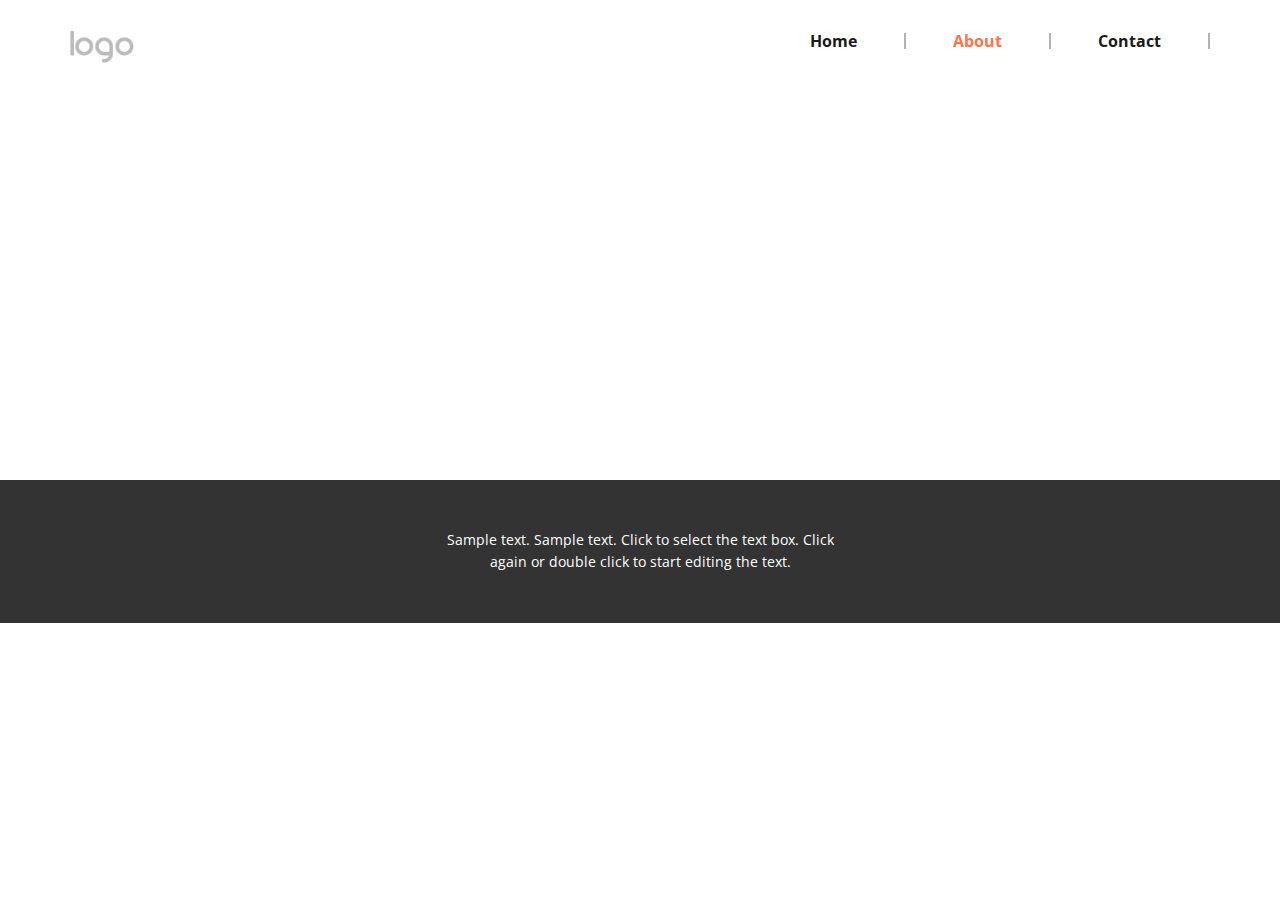
<file: About.html>
<!DOCTYPE html>
<html style="font-size: 16px;" lang="en"><head>
    <meta name="viewport" content="width=device-width, initial-scale=1.0">
    <meta charset="utf-8">
    <meta name="keywords" content="">
    <meta name="description" content="">
    <title>About</title>
    <link rel="stylesheet" href="nicepage.css" media="screen">
<link rel="stylesheet" href="About.css" media="screen">
    <script class="u-script" type="text/javascript" src="jquery.js" defer=""></script>
    <script class="u-script" type="text/javascript" src="nicepage.js" defer=""></script>
    <meta name="generator" content="Nicepage 6.0.3, nicepage.com">
    <link id="u-theme-google-font" rel="stylesheet" href="https://fonts.googleapis.com/css?family=Open+Sans:300,300i,400,400i,500,500i,600,600i,700,700i,800,800i">
    
    
    
    <script type="application/ld+json">{
		"@context": "http://schema.org",
		"@type": "Organization",
		"name": "Site2",
		"logo": "images/default-logo.png"
}</script>
    <meta name="theme-color" content="#ff724a">
    <meta property="og:title" content="About">
    <meta property="og:description" content="">
    <meta property="og:type" content="website">
  <meta data-intl-tel-input-cdn-path="intlTelInput/"></head>
  <body data-path-to-root="./" data-include-products="false" class="u-body u-xl-mode" data-lang="en"><header class="u-clearfix u-header u-header" id="sec-6b2a"><div class="u-clearfix u-sheet u-valign-middle u-sheet-1">
        <a href="https://consofic.com" class="u-image u-logo u-image-1" data-image-width="80" data-image-height="40" title=".">
          <img src="images/default-logo.png" class="u-logo-image u-logo-image-1">
        </a>
        <nav class="u-menu u-menu-one-level u-offcanvas u-menu-1" data-responsive-from="MD">
          <div class="menu-collapse" style="font-size: 1rem; letter-spacing: 0px; font-weight: 700;">
            <a class="u-button-style u-custom-active-border-color u-custom-border u-custom-border-color u-custom-borders u-custom-hover-border-color u-custom-left-right-menu-spacing u-custom-padding-bottom u-custom-text-active-color u-custom-text-color u-custom-text-hover-color u-custom-top-bottom-menu-spacing u-nav-link u-text-active-palette-1-base u-text-hover-palette-2-base" href="#">
              <svg class="u-svg-link" viewBox="0 0 24 24"><use xmlns:xlink="http://www.w3.org/1999/xlink" xlink:href="#menu-hamburger"></use></svg>
              <svg version="1.1" xmlns="http://www.w3.org/2000/svg" xmlns:xlink="http://www.w3.org/1999/xlink"><defs><symbol id="menu-hamburger" viewBox="0 0 16 16" style="width: 16px; height: 16px;"><rect y="1" width="16" height="2"></rect><rect y="7" width="16" height="2"></rect><rect y="13" width="16" height="2"></rect>
</symbol>
</defs></svg>
            </a>
          </div>
          <div class="u-custom-menu u-nav-container">
            <ul class="u-nav u-spacing-0 u-unstyled u-nav-1"><li class="u-nav-item"><a class="u-border-2 u-border-active-grey-30 u-border-grey-30 u-border-hover-grey-30 u-border-no-bottom u-border-no-left u-border-no-top u-button-style u-nav-link u-text-active-palette-1-base u-text-grey-90 u-text-hover-palette-1-base" href="https://consofic.com" style="padding: 0px 47px;">Home</a>
</li><li class="u-nav-item"><a class="u-border-2 u-border-active-grey-30 u-border-grey-30 u-border-hover-grey-30 u-border-no-bottom u-border-no-left u-border-no-top u-button-style u-nav-link u-text-active-palette-1-base u-text-grey-90 u-text-hover-palette-1-base" href="https://consofic.com" style="padding: 0px 47px;">About</a>
</li><li class="u-nav-item"><a class="u-border-2 u-border-active-grey-30 u-border-grey-30 u-border-hover-grey-30 u-border-no-bottom u-border-no-left u-border-no-top u-button-style u-nav-link u-text-active-palette-1-base u-text-grey-90 u-text-hover-palette-1-base" href="https://consofic.com" style="padding: 0px 47px;">Contact</a>
</li></ul>
          </div>
          <div class="u-custom-menu u-nav-container-collapse">
            <div class="u-black u-container-style u-inner-container-layout u-opacity u-opacity-95 u-sidenav">
              <div class="u-sidenav-overflow">
                <div class="u-menu-close"></div>
                <ul class="u-align-center u-nav u-popupmenu-items u-unstyled u-nav-2"><li class="u-nav-item"><a class="u-button-style u-nav-link" href="https://consofic.com">Home</a>
</li><li class="u-nav-item"><a class="u-button-style u-nav-link" href="https://consofic.com">About</a>
</li><li class="u-nav-item"><a class="u-button-style u-nav-link" href="https://consofic.com">Contact</a>
</li></ul>
              </div>
            </div>
            <div class="u-black u-menu-overlay u-opacity u-opacity-70"></div>
          </div>
        </nav>
      </div></header>
    <section class="u-clearfix u-section-1" id="sec-d93c">
      <div class="u-clearfix u-sheet u-sheet-1"></div>
    </section>
    
    
    
    <footer class="u-align-center u-clearfix u-footer u-grey-80 u-footer" id="sec-b583"><div class="u-clearfix u-sheet u-sheet-1">
        <p class="u-small-text u-text u-text-variant u-text-1">Sample text. Sample text. Click to select the text box. Click again or double click to start editing the text.</p>
      </div></footer>
    <section class="u-backlink u-clearfix u-grey-80">
      <a class="u-link" href="https://nicepage.com/website-templates" target="_blank">
        <span>Website Templates</span>
      </a>
      <p class="u-text">
        <span>created with</span>
      </p>
      <a class="u-link" href="" target="_blank">
        <span>Website Builder Software</span>
      </a>. 
    </section>
  
</body></html>
</file>
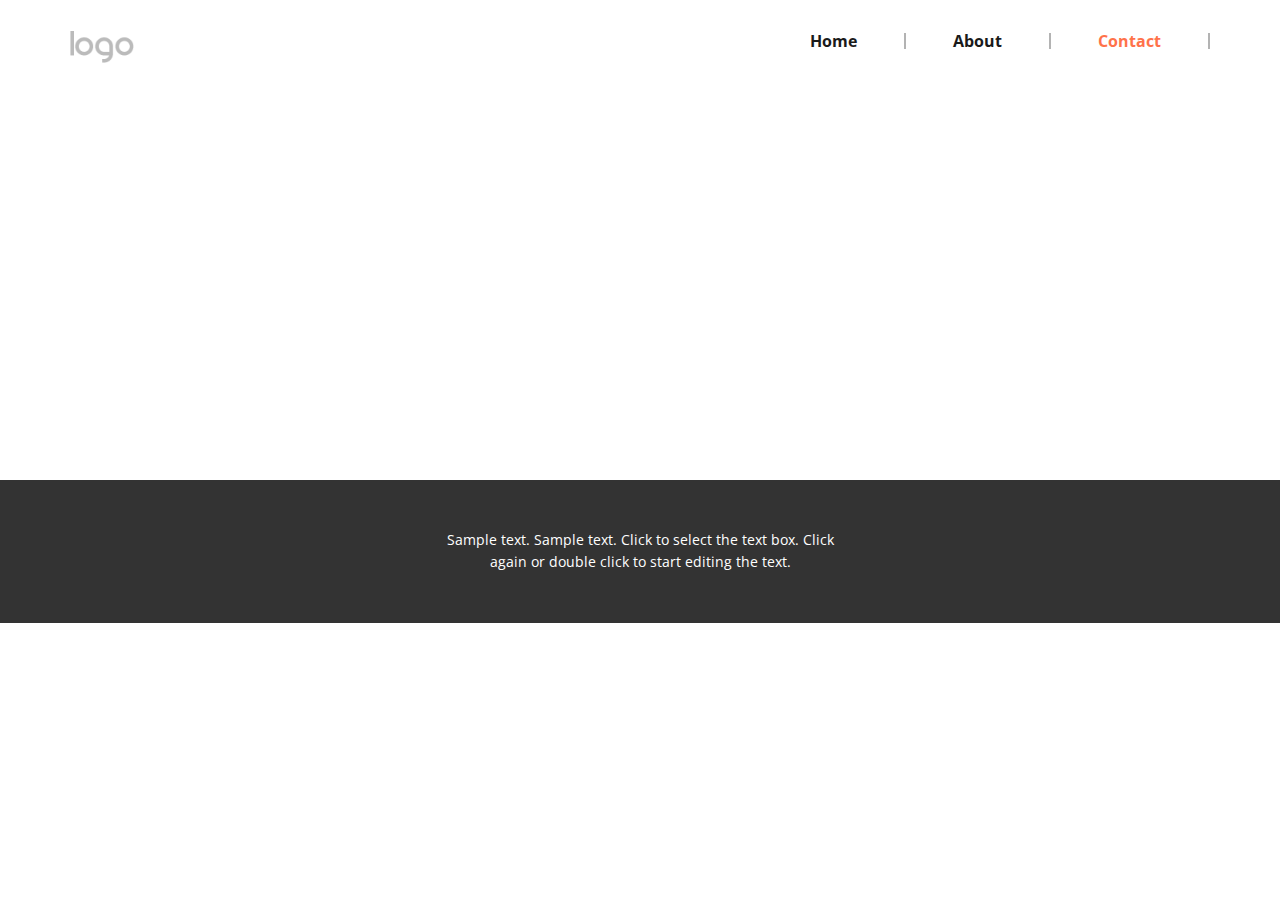
<file: Contact.html>
<!DOCTYPE html>
<html style="font-size: 16px;" lang="en"><head>
    <meta name="viewport" content="width=device-width, initial-scale=1.0">
    <meta charset="utf-8">
    <meta name="keywords" content="">
    <meta name="description" content="">
    <title>Contact</title>
    <link rel="stylesheet" href="nicepage.css" media="screen">
<link rel="stylesheet" href="Contact.css" media="screen">
    <script class="u-script" type="text/javascript" src="jquery.js" defer=""></script>
    <script class="u-script" type="text/javascript" src="nicepage.js" defer=""></script>
    <meta name="generator" content="Nicepage 6.0.3, nicepage.com">
    <link id="u-theme-google-font" rel="stylesheet" href="https://fonts.googleapis.com/css?family=Open+Sans:300,300i,400,400i,500,500i,600,600i,700,700i,800,800i">
    
    
    
    <script type="application/ld+json">{
		"@context": "http://schema.org",
		"@type": "Organization",
		"name": "Site2",
		"logo": "images/default-logo.png"
}</script>
    <meta name="theme-color" content="#ff724a">
    <meta property="og:title" content="Contact">
    <meta property="og:description" content="">
    <meta property="og:type" content="website">
  <meta data-intl-tel-input-cdn-path="intlTelInput/"></head>
  <body data-path-to-root="./" data-include-products="false" class="u-body u-xl-mode" data-lang="en"><header class="u-clearfix u-header u-header" id="sec-6b2a"><div class="u-clearfix u-sheet u-valign-middle u-sheet-1">
        <a href="https://consofic.com" class="u-image u-logo u-image-1" data-image-width="80" data-image-height="40" title=".">
          <img src="images/default-logo.png" class="u-logo-image u-logo-image-1">
        </a>
        <nav class="u-menu u-menu-one-level u-offcanvas u-menu-1" data-responsive-from="MD">
          <div class="menu-collapse" style="font-size: 1rem; letter-spacing: 0px; font-weight: 700;">
            <a class="u-button-style u-custom-active-border-color u-custom-border u-custom-border-color u-custom-borders u-custom-hover-border-color u-custom-left-right-menu-spacing u-custom-padding-bottom u-custom-text-active-color u-custom-text-color u-custom-text-hover-color u-custom-top-bottom-menu-spacing u-nav-link u-text-active-palette-1-base u-text-hover-palette-2-base" href="#">
              <svg class="u-svg-link" viewBox="0 0 24 24"><use xmlns:xlink="http://www.w3.org/1999/xlink" xlink:href="#menu-hamburger"></use></svg>
              <svg version="1.1" xmlns="http://www.w3.org/2000/svg" xmlns:xlink="http://www.w3.org/1999/xlink"><defs><symbol id="menu-hamburger" viewBox="0 0 16 16" style="width: 16px; height: 16px;"><rect y="1" width="16" height="2"></rect><rect y="7" width="16" height="2"></rect><rect y="13" width="16" height="2"></rect>
</symbol>
</defs></svg>
            </a>
          </div>
          <div class="u-custom-menu u-nav-container">
            <ul class="u-nav u-spacing-0 u-unstyled u-nav-1"><li class="u-nav-item"><a class="u-border-2 u-border-active-grey-30 u-border-grey-30 u-border-hover-grey-30 u-border-no-bottom u-border-no-left u-border-no-top u-button-style u-nav-link u-text-active-palette-1-base u-text-grey-90 u-text-hover-palette-1-base" href="https://consofic.com" style="padding: 0px 47px;">Home</a>
</li><li class="u-nav-item"><a class="u-border-2 u-border-active-grey-30 u-border-grey-30 u-border-hover-grey-30 u-border-no-bottom u-border-no-left u-border-no-top u-button-style u-nav-link u-text-active-palette-1-base u-text-grey-90 u-text-hover-palette-1-base" href="https://consofic.com" style="padding: 0px 47px;">About</a>
</li><li class="u-nav-item"><a class="u-border-2 u-border-active-grey-30 u-border-grey-30 u-border-hover-grey-30 u-border-no-bottom u-border-no-left u-border-no-top u-button-style u-nav-link u-text-active-palette-1-base u-text-grey-90 u-text-hover-palette-1-base" href="https://consofic.com" style="padding: 0px 47px;">Contact</a>
</li></ul>
          </div>
          <div class="u-custom-menu u-nav-container-collapse">
            <div class="u-black u-container-style u-inner-container-layout u-opacity u-opacity-95 u-sidenav">
              <div class="u-sidenav-overflow">
                <div class="u-menu-close"></div>
                <ul class="u-align-center u-nav u-popupmenu-items u-unstyled u-nav-2"><li class="u-nav-item"><a class="u-button-style u-nav-link" href="https://consofic.com">Home</a>
</li><li class="u-nav-item"><a class="u-button-style u-nav-link" href="https://consofic.com">About</a>
</li><li class="u-nav-item"><a class="u-button-style u-nav-link" href="https://consofic.com">Contact</a>
</li></ul>
              </div>
            </div>
            <div class="u-black u-menu-overlay u-opacity u-opacity-70"></div>
          </div>
        </nav>
      </div></header>
    <section class="u-clearfix u-section-1" id="sec-27e4">
      <div class="u-clearfix u-sheet u-sheet-1"></div>
    </section>
    
    
    
    <footer class="u-align-center u-clearfix u-footer u-grey-80 u-footer" id="sec-b583"><div class="u-clearfix u-sheet u-sheet-1">
        <p class="u-small-text u-text u-text-variant u-text-1">Sample text. Sample text. Click to select the text box. Click again or double click to start editing the text.</p>
      </div></footer>
    <section class="u-backlink u-clearfix u-grey-80">
      <a class="u-link" href="https://nicepage.com/website-templates" target="_blank">
        <span>Website Templates</span>
      </a>
      <p class="u-text">
        <span>created with</span>
      </p>
      <a class="u-link" href="" target="_blank">
        <span>Website Builder Software</span>
      </a>. 
    </section>
  
</body></html>
</file>
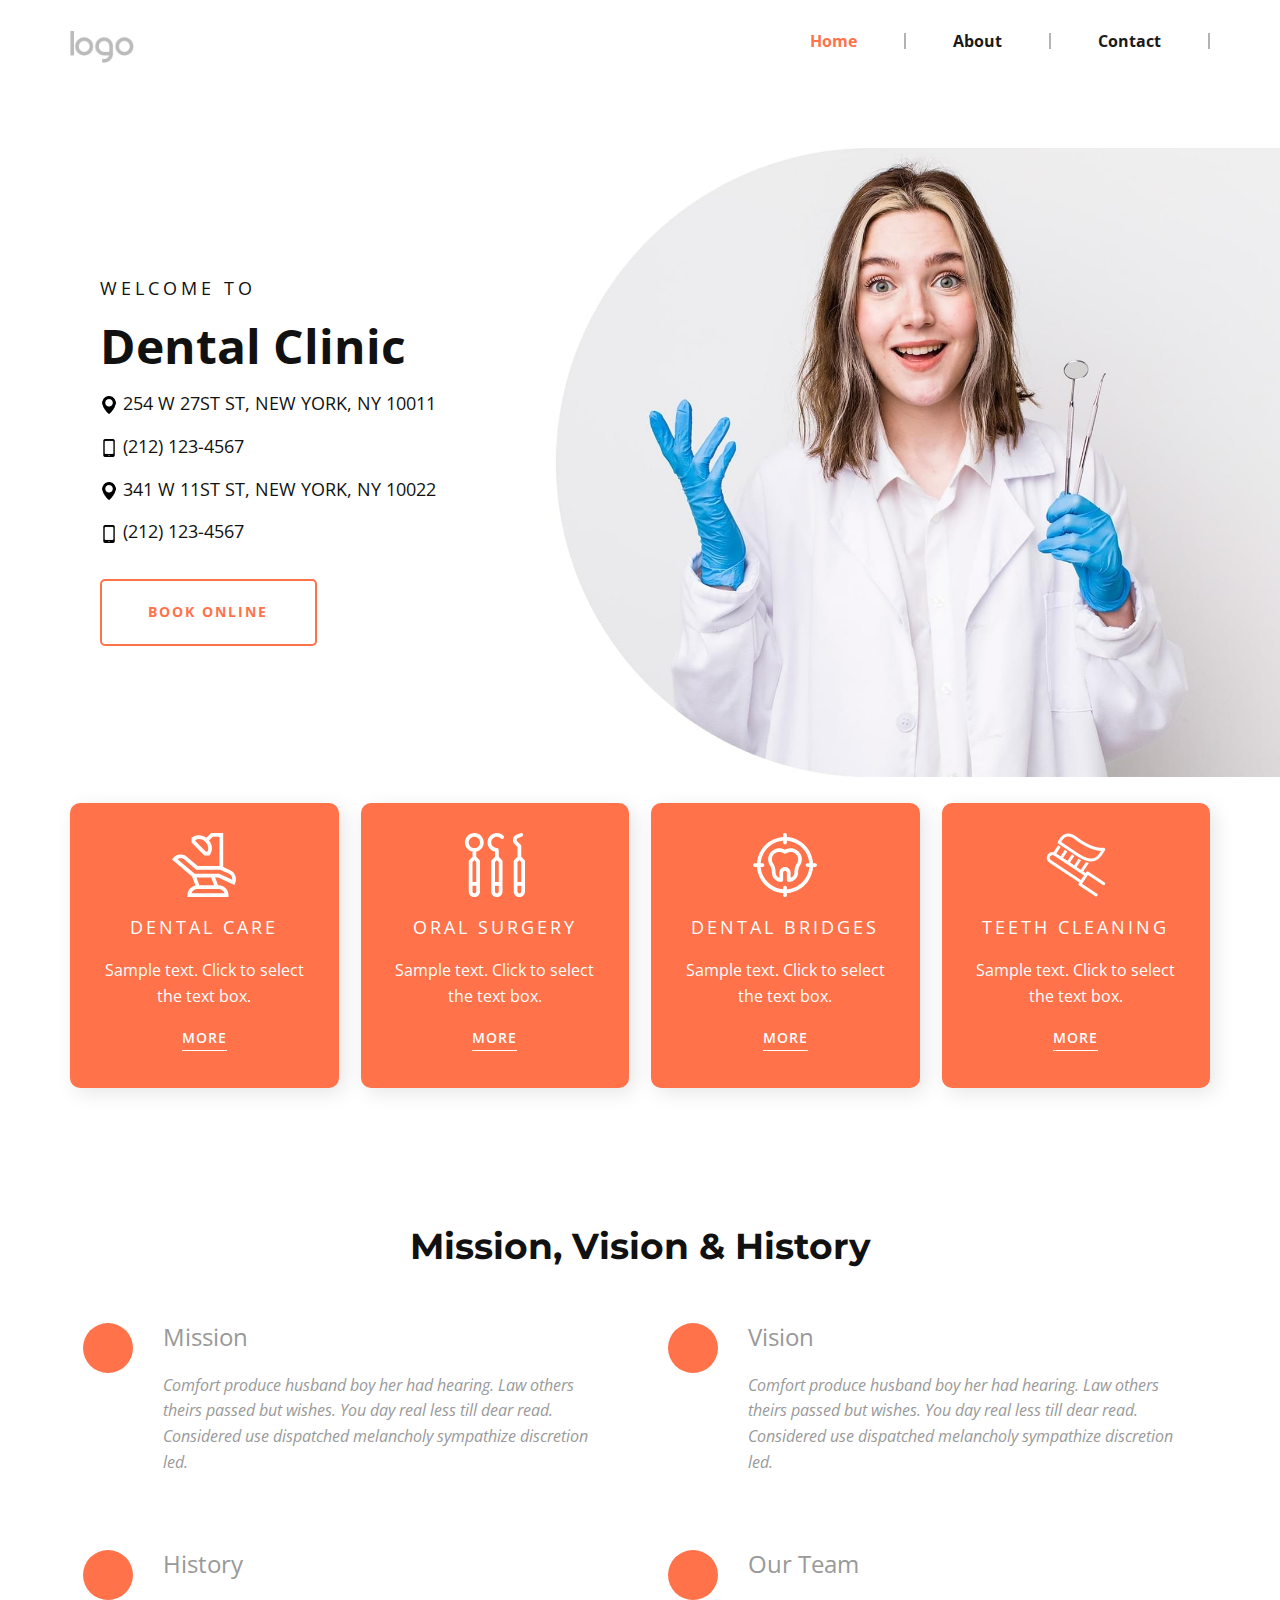
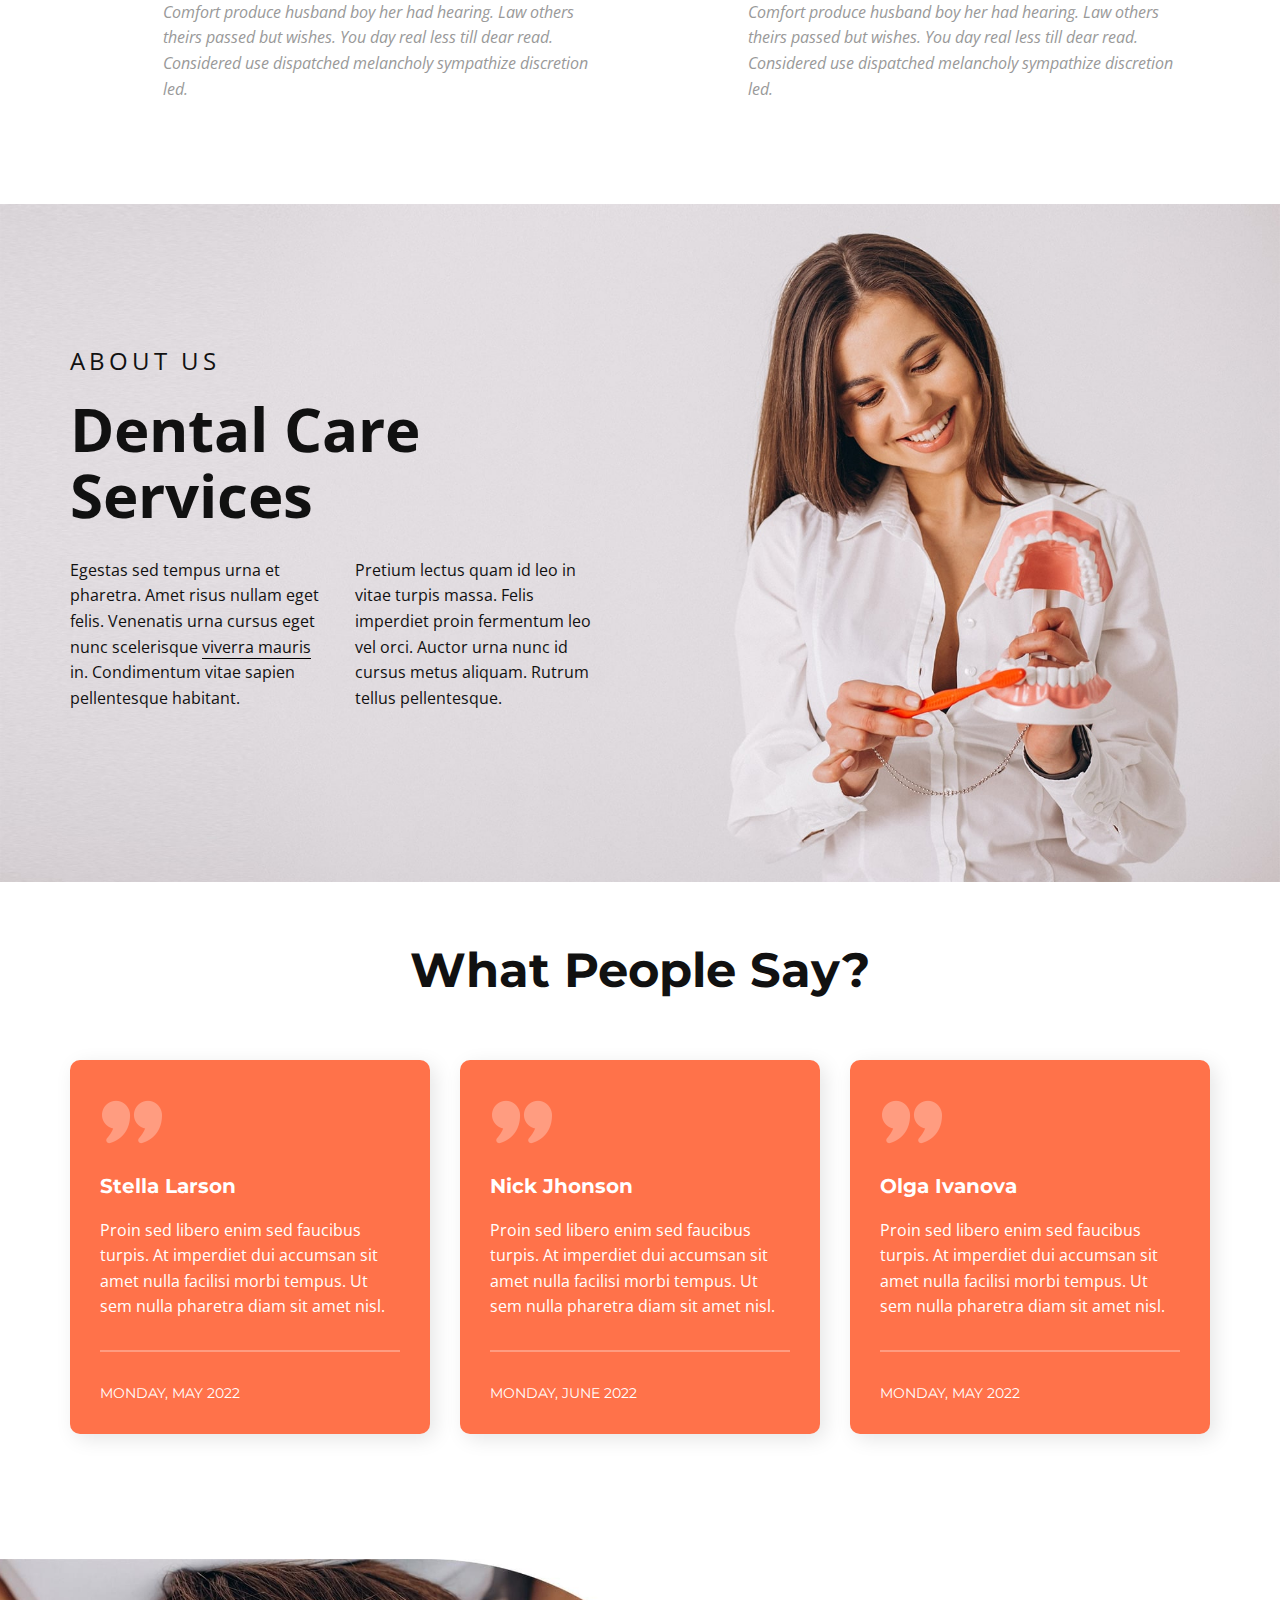
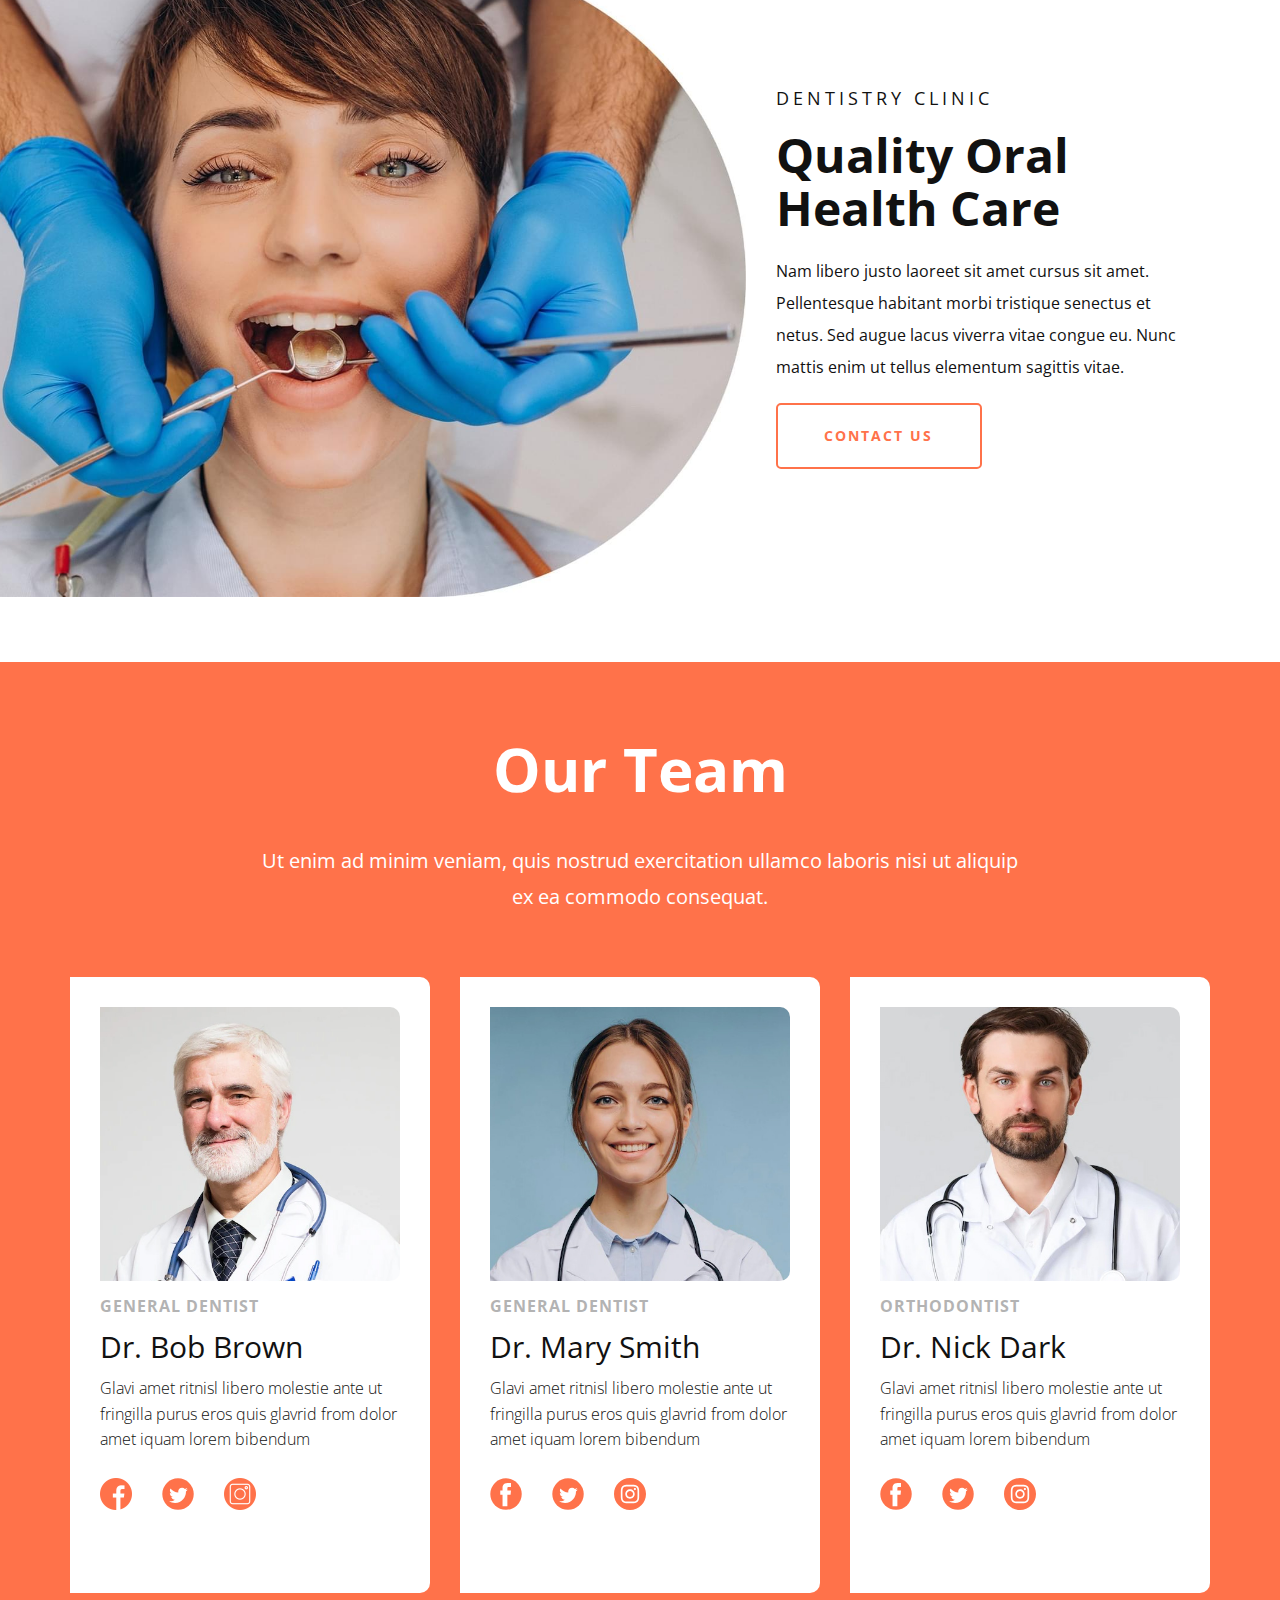
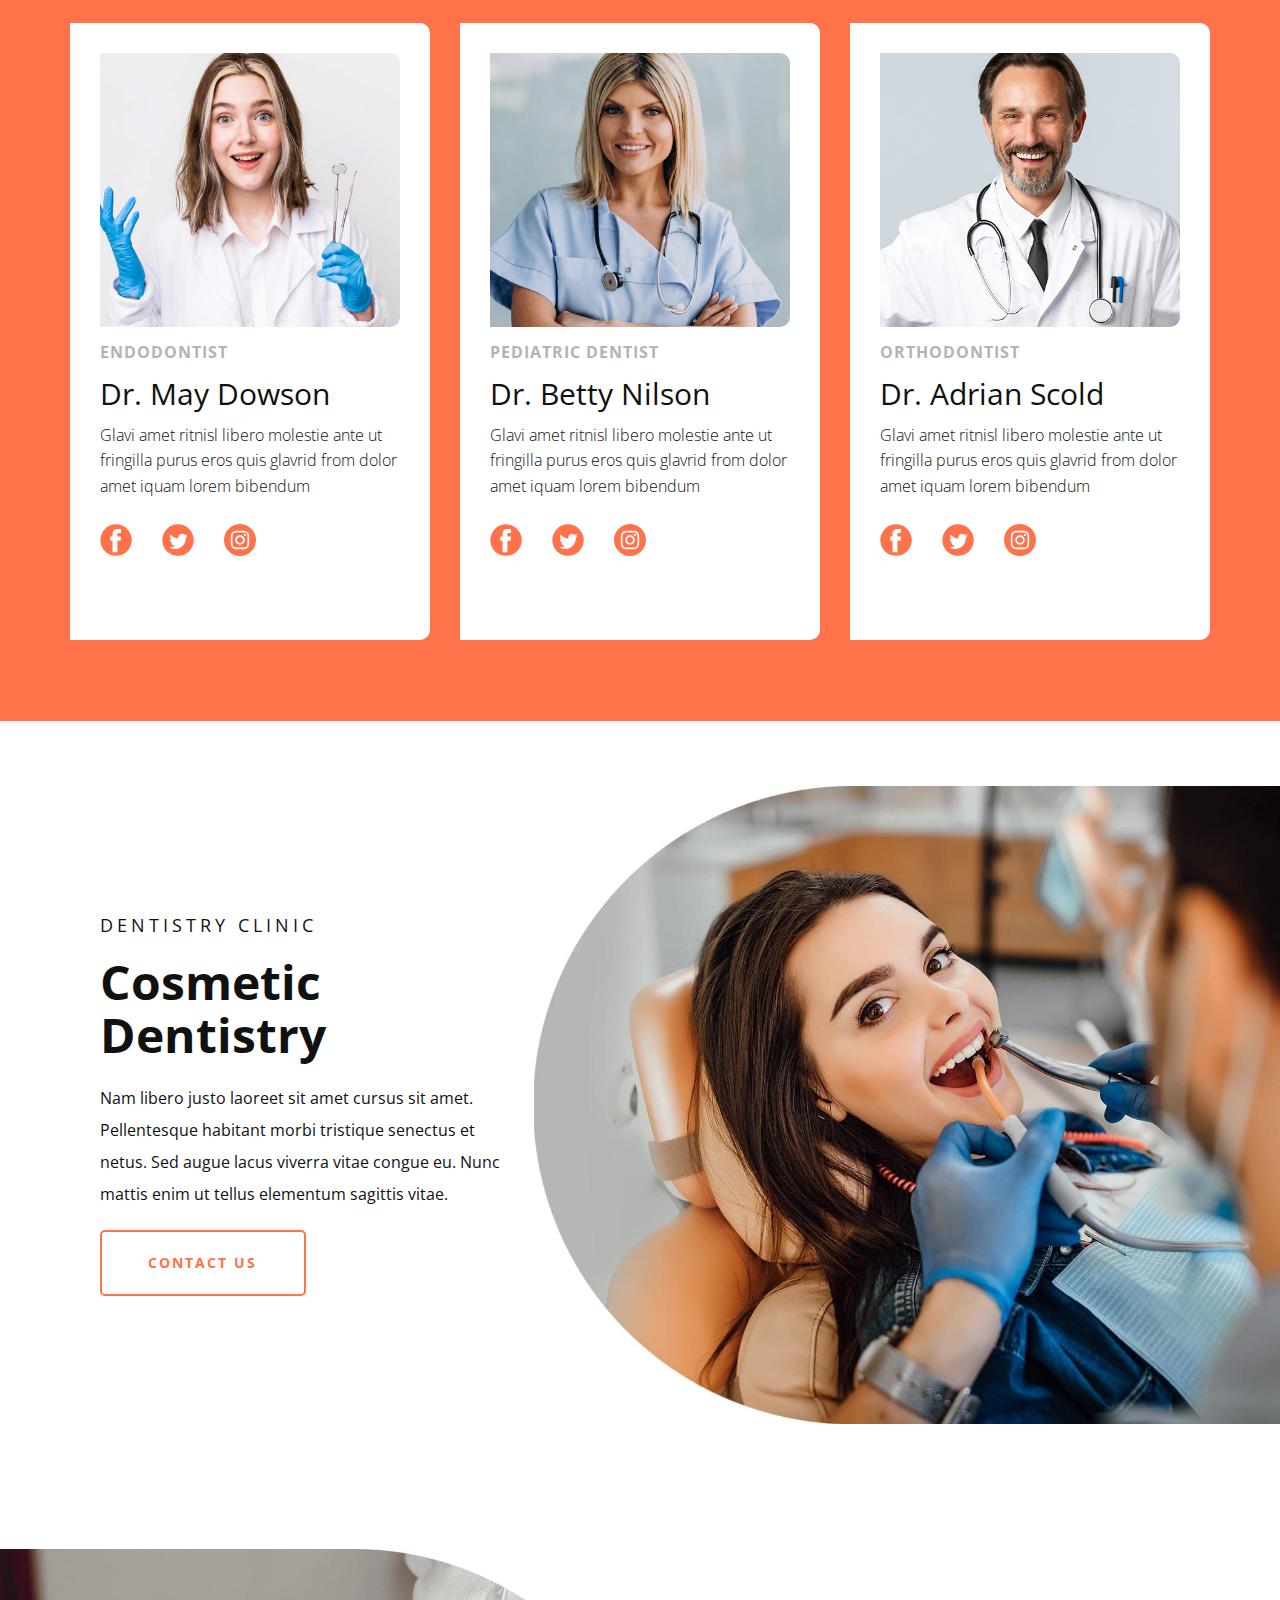
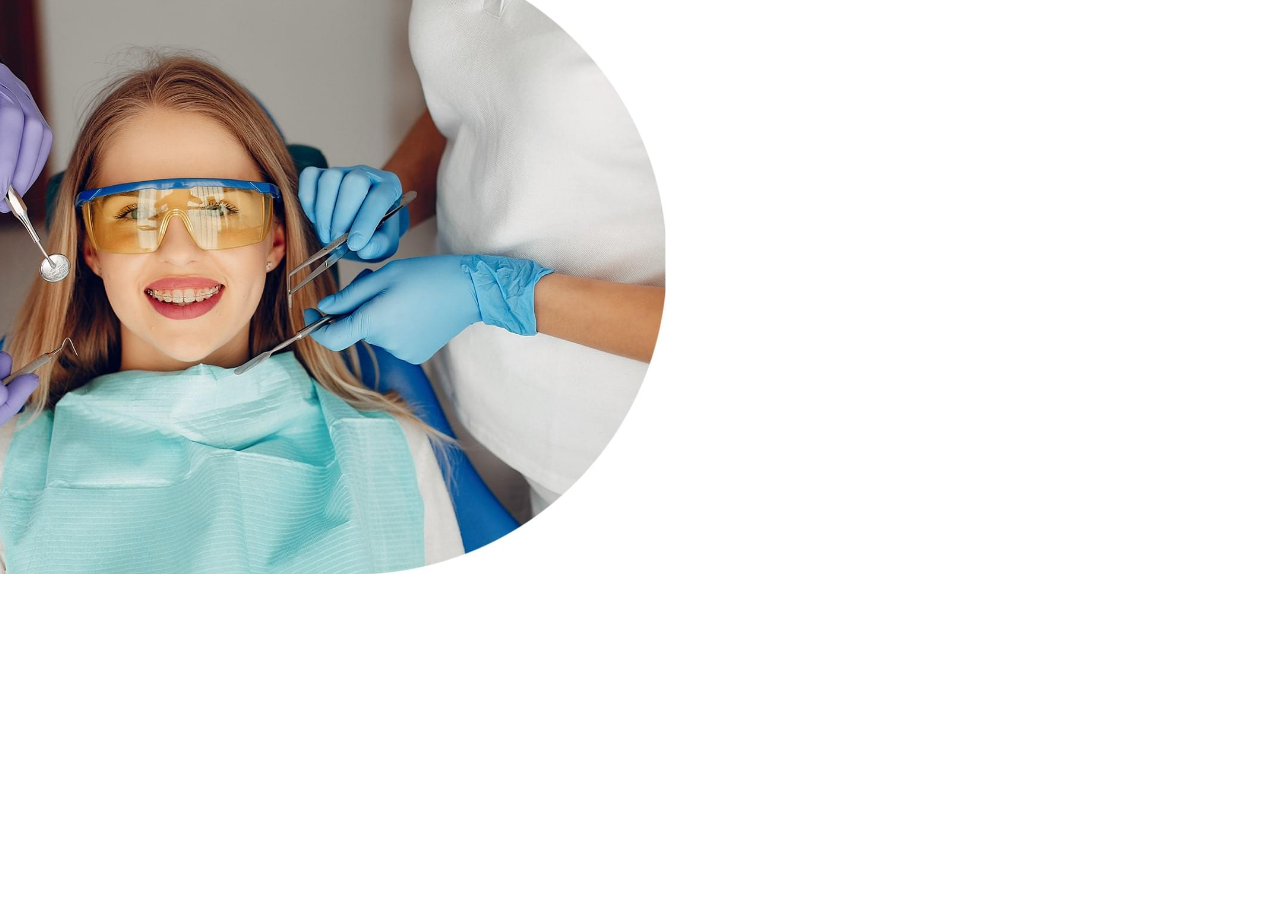
<file: Home.html>
<!DOCTYPE html>
<html style="font-size: 16px;" lang="en"><head>
    <meta name="viewport" content="width=device-width, initial-scale=1.0">
    <meta charset="utf-8">
    <meta name="keywords" content="​Dental Clinic, Dental Care Services, ​​Quality Oral Health Care, Our Tea​m, ​Cosmetic
Dentistry">
    <meta name="description" content="">
    <title>Home</title>
    <link rel="stylesheet" href="nicepage.css" media="screen">
<link rel="stylesheet" href="Home.css" media="screen">
    <script class="u-script" type="text/javascript" src="jquery.js" defer=""></script>
    <script class="u-script" type="text/javascript" src="nicepage.js" defer=""></script>
    <meta name="generator" content="Nicepage 6.0.3, nicepage.com">
    <meta name="referrer" content="origin">
    <link id="u-theme-google-font" rel="stylesheet" href="https://fonts.googleapis.com/css?family=Open+Sans:300,300i,400,400i,500,500i,600,600i,700,700i,800,800i">
    <link id="u-page-google-font" rel="stylesheet" href="https://fonts.googleapis.com/css?family=Montserrat:100,100i,200,200i,300,300i,400,400i,500,500i,600,600i,700,700i,800,800i,900,900i|Open+Sans:300,300i,400,400i,500,500i,600,600i,700,700i,800,800i">
    
    
    
    
    
    
    
    
    
    
    <script type="application/ld+json">{
		"@context": "http://schema.org",
		"@type": "Organization",
		"name": "Site2",
		"logo": "images/default-logo.png"
}</script>
    <meta name="theme-color" content="#ff724a">
    <meta property="og:title" content="Home">
    <meta property="og:description" content="">
    <meta property="og:type" content="website">
  <meta data-intl-tel-input-cdn-path="intlTelInput/"></head>
  <body data-path-to-root="./" data-include-products="false" class="u-body u-xl-mode" data-lang="en"><header class="u-clearfix u-header u-header" id="sec-6b2a"><div class="u-clearfix u-sheet u-valign-middle u-sheet-1">
        <a href="https://consofic.com" class="u-image u-logo u-image-1" data-image-width="80" data-image-height="40" title=".">
          <img src="images/default-logo.png" class="u-logo-image u-logo-image-1">
        </a>
        <nav class="u-menu u-menu-one-level u-offcanvas u-menu-1" data-responsive-from="MD">
          <div class="menu-collapse" style="font-size: 1rem; letter-spacing: 0px; font-weight: 700;">
            <a class="u-button-style u-custom-active-border-color u-custom-border u-custom-border-color u-custom-borders u-custom-hover-border-color u-custom-left-right-menu-spacing u-custom-padding-bottom u-custom-text-active-color u-custom-text-color u-custom-text-hover-color u-custom-top-bottom-menu-spacing u-nav-link u-text-active-palette-1-base u-text-hover-palette-2-base" href="#">
              <svg class="u-svg-link" viewBox="0 0 24 24"><use xmlns:xlink="http://www.w3.org/1999/xlink" xlink:href="#menu-hamburger"></use></svg>
              <svg version="1.1" xmlns="http://www.w3.org/2000/svg" xmlns:xlink="http://www.w3.org/1999/xlink"><defs><symbol id="menu-hamburger" viewBox="0 0 16 16" style="width: 16px; height: 16px;"><rect y="1" width="16" height="2"></rect><rect y="7" width="16" height="2"></rect><rect y="13" width="16" height="2"></rect>
</symbol>
</defs></svg>
            </a>
          </div>
          <div class="u-custom-menu u-nav-container">
            <ul class="u-nav u-spacing-0 u-unstyled u-nav-1"><li class="u-nav-item"><a class="u-border-2 u-border-active-grey-30 u-border-grey-30 u-border-hover-grey-30 u-border-no-bottom u-border-no-left u-border-no-top u-button-style u-nav-link u-text-active-palette-1-base u-text-grey-90 u-text-hover-palette-1-base" href="https://consofic.com" style="padding: 0px 47px;">Home</a>
</li><li class="u-nav-item"><a class="u-border-2 u-border-active-grey-30 u-border-grey-30 u-border-hover-grey-30 u-border-no-bottom u-border-no-left u-border-no-top u-button-style u-nav-link u-text-active-palette-1-base u-text-grey-90 u-text-hover-palette-1-base" href="https://consofic.com" style="padding: 0px 47px;">About</a>
</li><li class="u-nav-item"><a class="u-border-2 u-border-active-grey-30 u-border-grey-30 u-border-hover-grey-30 u-border-no-bottom u-border-no-left u-border-no-top u-button-style u-nav-link u-text-active-palette-1-base u-text-grey-90 u-text-hover-palette-1-base" href="https://consofic.com" style="padding: 0px 47px;">Contact</a>
</li></ul>
          </div>
          <div class="u-custom-menu u-nav-container-collapse">
            <div class="u-black u-container-style u-inner-container-layout u-opacity u-opacity-95 u-sidenav">
              <div class="u-sidenav-overflow">
                <div class="u-menu-close"></div>
                <ul class="u-align-center u-nav u-popupmenu-items u-unstyled u-nav-2"><li class="u-nav-item"><a class="u-button-style u-nav-link" href="https://consofic.com">Home</a>
</li><li class="u-nav-item"><a class="u-button-style u-nav-link" href="https://consofic.com">About</a>
</li><li class="u-nav-item"><a class="u-button-style u-nav-link" href="https://consofic.com">Contact</a>
</li></ul>
              </div>
            </div>
            <div class="u-black u-menu-overlay u-opacity u-opacity-70"></div>
          </div>
        </nav>
      </div></header>
    <section class="u-align-center u-clearfix u-valign-middle-lg u-valign-middle-sm u-valign-middle-xl u-valign-middle-xs u-section-1" id="carousel_e5cf">
      <div class="data-layout-selected u-clearfix u-layout-wrap u-layout-wrap-1">
        <div class="u-layout">
          <div class="u-layout-row">
            <div class="u-align-left u-container-style u-layout-cell u-size-24-lg u-size-24-xl u-size-60-md u-size-60-sm u-size-60-xs u-layout-cell-1">
              <div class="u-container-layout u-valign-middle u-container-layout-1">
                <h6 class="u-text u-text-1">welcome to</h6>
                <h2 class="u-text u-text-2">
                  <span style="font-weight: 700;"></span>Dental Clinic
                </h2>
                <h6 class="u-text u-text-3"><span class="u-file-icon u-icon"><img src="images/3179068.png" alt=""></span>&nbsp;​254 W 27ST ST, NEW YORK, NY 10011
                </h6>
                <h6 class="u-text u-text-4"><span class="u-file-icon u-icon"><img src="images/864731.png" alt=""></span>&nbsp;​(212) 123-4567
                </h6>
                <h6 class="u-text u-text-5"><span class="u-file-icon u-icon"><img src="images/3179068.png" alt=""></span>&nbsp;​341 W 11ST ST, NEW YORK, NY 10022
                </h6>
                <h6 class="u-text u-text-6"><span class="u-file-icon u-icon"><img src="images/864731.png" alt=""></span>&nbsp;​(212) 123-4567
                </h6>
                <a href="https://consofic.com" class="u-active-palette-1-base u-align-center u-border-2 u-border-active-palette-1-base u-border-hover-palette-1-base u-border-palette-1-base u-btn u-btn-round u-button-style u-hover-palette-1-base u-none u-radius-5 u-text-active-white u-text-hover-white u-btn-1">Book Online</a>
              </div>
            </div>
            <div class="u-align-left u-container-style u-image u-image-default u-layout-cell u-size-36-lg u-size-36-xl u-size-60-md u-size-60-sm u-size-60-xs u-image-1" data-image-width="1487" data-image-height="1080">
              <div class="u-container-layout u-container-layout-2"></div>
            </div>
          </div>
        </div>
      </div>
      <div class="u-layout-grid u-list u-list-1">
        <div class="u-repeater u-repeater-1">
          <div class="u-align-center u-container-style u-list-item u-palette-1-base u-radius-10 u-repeater-item u-shape-round u-list-item-1">
            <div class="u-container-layout u-similar-container u-valign-top u-container-layout-3"><span class="u-icon u-icon-circle u-text-white u-icon-5"><svg class="u-svg-link" preserveAspectRatio="xMidYMin slice" viewBox="0 0 512 512" style=""><use xmlns:xlink="http://www.w3.org/1999/xlink" xlink:href="#svg-6ebe"></use></svg><svg class="u-svg-content" viewBox="0 0 512 512" id="svg-6ebe"><g><path d="m465.857 297.606-56.33-25.604v-272.002h-95.879l-38.637 38.637c-31.764-25.129-76.927-27.531-111.318-4.742l-6.715 4.449-.001 37.519 101.749 104.921h40.691l4.449-6.715c23.559-35.556 20.196-82.623-7.369-114.495l29.577-29.574h53.453v233.273h-173.975l-85.14-72.042c-15.997-13.536-36.306-20.032-57.191-18.292-20.883 1.74-39.838 11.509-53.374 27.506l-9.689 11.451 159.841 135.25 27.79 72.254c-36.538 6.926-64.262 39.077-64.262 77.6v15h328.667v-15c0-43.56-35.44-79-79-79h-4.467l-23.568-61.275h24.923l128.524 58.421 6.207-13.656c17.901-39.381.425-85.984-38.956-103.884zm-183.107-146.821h-11.325l-84.446-87.079.001-8.693c24.66-12.367 55.124-7.786 75.008 12.099l8.665 8.663c19.882 19.884 24.463 50.348 12.097 75.01zm198.797 223.653-104.967-47.713h-194.27l-138.074-116.831c6.418-3.98 13.734-6.413 21.478-7.058 12.896-1.073 25.441 2.938 35.321 11.297l93.529 79.14h189.262l69.618 31.645c19.557 8.889 30.367 29.241 28.103 49.52zm-325.672 107.562c6.35-19.705 24.863-34 46.652-34h170.667c21.789 0 40.303 14.295 46.652 34zm63.518-64-23.568-61.275h117.191l23.568 61.275z"></path>
</g></svg></span>
              <h4 class="u-text u-text-7">Dental Care</h4>
              <p class="u-text u-text-8">Sample text. Click to select the text box.</p>
              <a href="https://consofic.com" class="u-border-1 u-border-active-palette-1-light-1 u-border-hover-palette-1-light-1 u-border-no-left u-border-no-right u-border-no-top u-border-white u-bottom-left-radius-0 u-bottom-right-radius-0 u-btn u-button-style u-none u-radius-0 u-text-active-palette-1-light-3 u-text-body-alt-color u-text-hover-palette-1-light-3 u-top-left-radius-0 u-top-right-radius-0 u-btn-2">more</a>
            </div>
          </div>
          <div class="u-align-center u-container-style u-list-item u-palette-1-base u-radius-10 u-repeater-item u-shape-round u-video-cover u-list-item-2">
            <div class="u-container-layout u-similar-container u-valign-top u-container-layout-4"><span class="u-icon u-icon-circle u-text-white u-icon-6"><svg class="u-svg-link" preserveAspectRatio="xMidYMin slice" viewBox="0 0 512 512" style=""><use xmlns:xlink="http://www.w3.org/1999/xlink" xlink:href="#svg-1146"></use></svg><svg class="u-svg-content" viewBox="0 0 512 512" x="0px" y="0px" id="svg-1146" style="enable-background:new 0 0 512 512;"><g><g><path d="M166.001,75.003c0-41.355-33.645-74.999-74.999-74.999S16.002,33.649,16.002,75.003c0,36.219,25.808,66.521,60,73.49    v41.296l-25.606,25.606c-2.813,2.813-4.394,6.628-4.394,10.607V467c0,24.813,20.187,45,45,45s45-20.187,45-45V226.002    c0-3.978-1.581-7.793-4.394-10.607l-25.606-25.606v-41.296C140.193,141.526,166.001,111.223,166.001,75.003z M106.001,467    c0,8.271-6.729,15-15,15s-15-6.729-15-15v-45h30V467z M106.001,392.001h-30V232.215l15-15l15,15V392.001z M91.001,120.003    c-24.813,0-45-20.187-45-45s20.187-45,45-45s45,20.187,45,45S115.814,120.003,91.001,120.003z"></path>
</g>
</g><g><g><path d="M271,30.004c12.02,0,23.32,4.681,31.82,13.18c5.857,5.858,15.355,5.858,21.213,0c5.858-5.858,5.858-15.355,0-21.213    C309.867,7.805,291.033,0.004,271,0.004c-20.034,0-38.868,7.801-53.033,21.967s-21.967,33-21.967,53.033    s7.801,38.867,21.967,53.033c10.561,10.561,23.719,17.579,38.033,20.47v41.284l-25.606,25.606    c-2.813,2.813-4.394,6.628-4.394,10.607V467c0,24.813,20.187,45,45,45s45-20.187,45-45V226.002c0-3.978-1.581-7.793-4.394-10.607    L286,189.79v-54.787c0-8.284-6.716-15-15-15c-12.02,0-23.321-4.681-31.82-13.18c-8.499-8.499-13.18-19.8-13.18-31.82    c0-12.02,4.681-23.321,13.18-31.82C247.68,34.685,258.98,30.004,271,30.004z M286,467c0,8.271-6.729,15-15,15s-15-6.729-15-15v-45    h30V467z M286,232.215v159.786h-30V232.215l15-15L286,232.215z"></path>
</g>
</g><g><g><path d="M491.604,215.395l-25.606-25.606v-84.786c0-3.978-1.581-7.794-4.394-10.607l-27.83-27.829    c-3.629-3.629-5.119-8.594-4.087-13.622s4.357-9.005,9.123-10.911l32.758-13.103c7.692-3.077,11.433-11.806,8.356-19.498    C476.848,1.741,468.117-2,460.427,1.077L427.67,14.18c-14.087,5.635-24.318,17.872-27.368,32.734    c-3.051,14.862,1.533,30.139,12.261,40.867l23.436,23.436v78.573l-25.606,25.606c-2.813,2.813-4.394,6.628-4.394,10.607V467    c0,24.813,20.187,45,45,45c24.813,0,45-20.187,45-45V226.002C495.998,222.024,494.417,218.209,491.604,215.395z M465.998,467    c0,8.271-6.729,15-15,15s-15-6.729-15-15v-45h30V467z M465.998,392.001h-30V232.215l15-15l15,15V392.001z"></path>
</g>
</g></svg></span>
              <h4 class="u-text u-text-9">Oral Surgery</h4>
              <p class="u-text u-text-10">Sample text. Click to select the text box.</p>
              <a href="https://consofic.com" class="u-border-1 u-border-active-palette-1-light-1 u-border-hover-palette-1-light-1 u-border-no-left u-border-no-right u-border-no-top u-border-white u-bottom-left-radius-0 u-bottom-right-radius-0 u-btn u-button-style u-none u-radius-0 u-text-active-palette-1-light-3 u-text-body-alt-color u-text-hover-palette-1-light-3 u-top-left-radius-0 u-top-right-radius-0 u-btn-3">more</a>
            </div>
          </div>
          <div class="u-align-center u-container-style u-list-item u-palette-1-base u-radius-10 u-repeater-item u-shape-round u-video-cover u-list-item-3">
            <div class="u-container-layout u-similar-container u-valign-top u-container-layout-5"><span class="u-icon u-icon-circle u-text-white u-icon-7"><svg class="u-svg-link" preserveAspectRatio="xMidYMin slice" viewBox="0 0 512 512" style=""><use xmlns:xlink="http://www.w3.org/1999/xlink" xlink:href="#svg-c280"></use></svg><svg class="u-svg-content" viewBox="0 0 512 512" id="svg-c280"><g><path d="m497 241h-16.512c-7.418-112.137-97.351-202.07-209.488-209.488v-16.512c0-8.284-6.716-15-15-15s-15 6.716-15 15v16.512c-112.137 7.418-202.07 97.351-209.488 209.488h-16.512c-8.284 0-15 6.716-15 15s6.716 15 15 15h16.512c7.418 112.137 97.351 202.07 209.488 209.488v16.512c0 8.284 6.716 15 15 15s15-6.716 15-15v-16.512c112.137-7.418 202.07-97.351 209.488-209.488h16.512c8.284 0 15-6.716 15-15s-6.716-15-15-15zm-226 209.429v-14.429c0-8.284-6.716-15-15-15s-15 6.716-15 15v14.429c-95.591-7.306-172.123-83.838-179.429-179.429h14.429c8.284 0 15-6.716 15-15s-6.716-15-15-15h-14.429c7.306-95.591 83.838-172.123 179.429-179.429v14.429c0 8.284 6.716 15 15 15s15-6.716 15-15v-14.429c95.591 7.306 172.123 83.838 179.429 179.429h-14.429c-8.284 0-15 6.716-15 15s6.716 15 15 15h14.429c-7.306 95.591-83.838 172.123-179.429 179.429z"></path><path d="m327.796 125.015c-24.591-7.385-50.206-4.312-71.796 8.321-21.59-12.634-47.208-15.706-71.803-8.319-29.021 8.718-51.953 32.191-59.845 61.259-6.859 25.257-3.111 50.998 10.552 72.481 10.53 16.556 16.096 36.35 16.096 57.243 0 41.355 33.645 75 75 75 8.284 0 15-6.716 15-15v-60c0-8.271 6.729-15 15-15s15 6.729 15 15v60c0 8.284 6.716 15 15 15 41.355 0 75-33.645 75-75 0-20.893 5.565-40.687 16.095-57.243 13.664-21.483 17.411-47.225 10.553-72.481-7.894-29.072-30.828-52.546-59.852-61.261zm23.984 117.643c-13.594 21.375-20.78 46.737-20.78 73.342 0 19.556-12.539 36.239-30 42.43v-42.43c0-24.813-20.187-45-45-45s-45 20.187-45 45v42.43c-17.461-6.191-30-22.873-30-42.43 0-26.605-7.186-51.967-20.781-73.343-9.08-14.275-11.535-31.507-6.915-48.52 5.121-18.861 20.635-34.715 39.524-40.388 19.144-5.75 38.366-2.356 54.128 9.557 5.351 4.044 12.737 4.045 18.088 0 15.761-11.912 34.98-15.307 54.123-9.559 18.892 5.673 34.407 21.527 39.529 40.39 4.62 17.014 2.164 34.245-6.916 48.521z"></path>
</g></svg></span>
              <h4 class="u-text u-text-11">Dental Bridges</h4>
              <p class="u-text u-text-12">Sample text. Click to select the text box.</p>
              <a href="https://consofic.com" class="u-border-1 u-border-active-palette-1-light-1 u-border-hover-palette-1-light-1 u-border-no-left u-border-no-right u-border-no-top u-border-white u-bottom-left-radius-0 u-bottom-right-radius-0 u-btn u-button-style u-none u-radius-0 u-text-active-palette-1-light-3 u-text-body-alt-color u-text-hover-palette-1-light-3 u-top-left-radius-0 u-top-right-radius-0 u-btn-4">more</a>
            </div>
          </div>
          <div class="u-align-center u-container-style u-list-item u-palette-1-base u-radius-10 u-repeater-item u-shape-round u-video-cover u-list-item-4">
            <div class="u-container-layout u-similar-container u-valign-top u-container-layout-6"><span class="u-file-icon u-icon u-icon-circle u-text-white u-icon-8"><img src="images/5577184-21c0c2ef.png" alt=""></span>
              <h4 class="u-text u-text-13"> Teeth Cleaning</h4>
              <p class="u-text u-text-14">Sample text. Click to select the text box.</p>
              <a href="https://consofic.com" class="u-border-1 u-border-active-palette-1-light-1 u-border-hover-palette-1-light-1 u-border-no-left u-border-no-right u-border-no-top u-border-white u-bottom-left-radius-0 u-bottom-right-radius-0 u-btn u-button-style u-none u-radius-0 u-text-active-palette-1-light-3 u-text-body-alt-color u-text-hover-palette-1-light-3 u-top-left-radius-0 u-top-right-radius-0 u-btn-5">more</a>
            </div>
          </div>
        </div>
      </div>
    </section>
    <section class="u-align-center u-clearfix u-section-2" id="carousel_90d9">
      <div class="u-clearfix u-sheet u-valign-middle u-sheet-1">
        <h3 class="u-custom-font u-font-montserrat u-text u-text-1"> Mission, Vision &amp; History</h3>
        <div class="u-expanded-width u-list u-list-1">
          <div class="u-repeater u-repeater-1">
            <div class="u-align-left u-container-style u-list-item u-repeater-item u-shape-rectangle">
              <div class="u-container-layout u-similar-container u-container-layout-1">
                <div class="u-palette-1-base u-preserve-proportions u-shape u-shape-circle u-shape-1"></div>
                <div class="u-align-left u-container-style u-group u-shape-rectangle u-group-1">
                  <div class="u-container-layout u-valign-top">
                    <h4 class="u-text u-text-grey-40 u-text-2"> Mission</h4>
                    <p class="u-text u-text-grey-40 u-text-3"> Comfort produce husband boy her had hearing. Law others theirs passed but wishes. You day real less till dear read. Considered use dispatched melancholy sympathize discretion led.&nbsp;</p>
                  </div>
                </div>
              </div>
            </div>
            <div class="u-align-left u-container-style u-list-item u-repeater-item u-shape-rectangle">
              <div class="u-container-layout u-similar-container u-container-layout-3">
                <div class="u-palette-1-base u-preserve-proportions u-shape u-shape-circle u-shape-2"></div>
                <div class="u-align-left u-container-style u-group u-shape-rectangle u-group-2">
                  <div class="u-container-layout u-valign-top">
                    <h4 class="u-text u-text-grey-40 u-text-4"> Vision</h4>
                    <p class="u-text u-text-grey-40 u-text-5"> Comfort produce husband boy her had hearing. Law others theirs passed but wishes. You day real less till dear read. Considered use dispatched melancholy sympathize discretion led.&nbsp;</p>
                  </div>
                </div>
              </div>
            </div>
            <div class="u-align-left u-container-style u-list-item u-repeater-item u-shape-rectangle">
              <div class="u-container-layout u-similar-container u-container-layout-5">
                <div class="u-palette-1-base u-preserve-proportions u-shape u-shape-circle u-shape-3"></div>
                <div class="u-align-left u-container-style u-group u-shape-rectangle u-group-3">
                  <div class="u-container-layout u-valign-top">
                    <h4 class="u-text u-text-grey-40 u-text-6">History</h4>
                    <p class="u-text u-text-grey-40 u-text-7"> Comfort produce husband boy her had hearing. Law others theirs passed but wishes. You day real less till dear read. Considered use dispatched melancholy sympathize discretion led.&nbsp;</p>
                  </div>
                </div>
              </div>
            </div>
            <div class="u-align-left u-container-style u-list-item u-repeater-item u-shape-rectangle">
              <div class="u-container-layout u-similar-container u-container-layout-7">
                <div class="u-palette-1-base u-preserve-proportions u-shape u-shape-circle u-shape-4"></div>
                <div class="u-align-left u-container-style u-group u-shape-rectangle u-group-4">
                  <div class="u-container-layout u-valign-top">
                    <h4 class="u-text u-text-grey-40 u-text-8">Our Team</h4>
                    <p class="u-text u-text-grey-40 u-text-9"> Comfort produce husband boy her had hearing. Law others theirs passed but wishes. You day real less till dear read. Considered use dispatched melancholy sympathize discretion led.&nbsp;</p>
                  </div>
                </div>
              </div>
            </div>
          </div>
        </div>
      </div>
    </section>
    <section class="u-clearfix u-image u-section-3" id="carousel_4f2f" data-image-width="1980" data-image-height="1108">
      <div class="u-clearfix u-sheet u-sheet-1">
        <div class="u-clearfix u-layout-wrap u-layout-wrap-1">
          <div class="u-layout">
            <div class="u-layout-col">
              <div class="u-size-30">
                <div class="u-layout-col">
                  <div class="u-container-style u-layout-cell u-left-cell u-right-cell u-size-60 u-layout-cell-1">
                    <div class="u-container-layout u-valign-middle u-container-layout-1">
                      <h4 class="u-text u-text-1">about us</h4>
                      <h2 class="u-text u-text-2">Dental Care Services</h2>
                    </div>
                  </div>
                </div>
              </div>
              <div class="u-size-30">
                <div class="u-layout-row">
                  <div class="u-container-style u-layout-cell u-left-cell u-size-30 u-layout-cell-2">
                    <div class="u-container-layout u-container-layout-2">
                      <p class="u-text u-text-3">Egestas sed tempus urna et pharetra. Amet risus nullam eget felis. Venenatis urna cursus eget nunc scelerisque <a href="#" class="u-active-none u-border-1 u-border-black u-border-no-left u-border-no-right u-border-no-top u-btn u-button-link u-button-style u-hover-none u-none u-text-body-color u-btn-1">viverra mauris</a> in. Condimentum vitae sapien pellentesque habitant.&nbsp;
                      </p>
                    </div>
                  </div>
                  <div class="u-container-style u-layout-cell u-right-cell u-size-30 u-layout-cell-3">
                    <div class="u-container-layout u-container-layout-3">
                      <p class="u-text u-text-4">Pretium lectus quam id leo in vitae turpis massa. Felis imperdiet proin fermentum leo vel orci. Auctor urna nunc id cursus metus aliquam. Rutrum tellus pellentesque. </p>
                    </div>
                  </div>
                </div>
              </div>
            </div>
          </div>
        </div>
      </div>
    </section>
    <section class="u-align-center u-clearfix u-white u-section-4" id="carousel_2e6b">
      <div class="u-clearfix u-sheet u-sheet-1">
        <h6 class="u-custom-font u-font-montserrat u-text u-text-default u-text-1"> What People Say?</h6>
        <div class="u-expanded-width u-list u-list-1">
          <div class="u-repeater u-repeater-1">
            <div class="u-align-left u-container-style u-list-item u-palette-1-base u-radius-10 u-repeater-item u-shape-round u-list-item-1">
              <div class="u-container-layout u-similar-container u-valign-top u-container-layout-1"><span class="u-file-icon u-icon u-text-palette-1-light-1 u-icon-1"><img src="images/4338295-87931cfe.png" alt=""></span>
                <h5 class="u-custom-font u-font-montserrat u-text u-text-2">Stella Larson</h5>
                <p class="u-text u-text-3"> Proin sed libero enim sed faucibus turpis. At imperdiet dui accumsan sit amet nulla facilisi morbi tempus. Ut sem nulla pharetra diam sit amet nisl.&nbsp;</p>
                <div class="u-border-2 u-border-palette-1-light-1 u-expanded-width u-line u-line-horizontal u-line-1"></div>
                <p class="u-custom-font u-font-montserrat u-text u-text-4"> Monday, May 2022</p>
              </div>
            </div>
            <div class="u-align-left u-container-style u-list-item u-palette-1-base u-radius-10 u-repeater-item u-shape-round u-list-item-2">
              <div class="u-container-layout u-similar-container u-valign-top u-container-layout-2"><span class="u-file-icon u-icon u-text-palette-1-light-1 u-icon-2"><img src="images/4338295-87931cfe.png" alt=""></span>
                <h5 class="u-custom-font u-font-montserrat u-text u-text-5">Nick Jhonson</h5>
                <p class="u-text u-text-6"> Proin sed libero enim sed faucibus turpis. At imperdiet dui accumsan sit amet nulla facilisi morbi tempus. Ut sem nulla pharetra diam sit amet nisl.&nbsp;</p>
                <div class="u-border-2 u-border-palette-1-light-1 u-expanded-width u-line u-line-horizontal u-line-2"></div>
                <p class="u-custom-font u-font-montserrat u-text u-text-7"> Monday, June 2022</p>
              </div>
            </div>
            <div class="u-align-left u-container-style u-list-item u-palette-1-base u-radius-10 u-repeater-item u-shape-round u-list-item-3">
              <div class="u-container-layout u-similar-container u-valign-top u-container-layout-3"><span class="u-file-icon u-icon u-text-palette-1-light-1 u-icon-3"><img src="images/4338295-87931cfe.png" alt=""></span>
                <h5 class="u-custom-font u-font-montserrat u-text u-text-8">Olga Ivanova</h5>
                <p class="u-text u-text-9"> Proin sed libero enim sed faucibus turpis. At imperdiet dui accumsan sit amet nulla facilisi morbi tempus. Ut sem nulla pharetra diam sit amet nisl.&nbsp;</p>
                <div class="u-border-2 u-border-palette-1-light-1 u-expanded-width u-line u-line-horizontal u-line-3"></div>
                <p class="u-custom-font u-font-montserrat u-text u-text-10"> Monday, May 2022</p>
              </div>
            </div>
          </div>
        </div>
      </div>
    </section>
    <section class="u-clearfix u-valign-middle u-white u-section-5" id="carousel_0eba">
      <div class="data-layout-selected u-clearfix u-gutter-0 u-layout-wrap u-layout-wrap-1">
        <div class="u-layout">
          <div class="u-layout-row">
            <div class="u-container-style u-image u-image-default u-layout-cell u-size-37-lg u-size-37-xl u-size-60-md u-size-60-sm u-size-60-xs u-image-1" data-image-width="1483" data-image-height="1080">
              <div class="u-container-layout u-container-layout-1"></div>
            </div>
            <div class="u-align-left u-container-style u-layout-cell u-shape-rectangle u-size-23-lg u-size-23-xl u-size-60-md u-size-60-sm u-size-60-xs u-layout-cell-2">
              <div class="u-container-layout u-valign-middle u-container-layout-2">
                <h6 class="u-text u-text-1"> Dentistry Clinic</h6>
                <h2 class="u-text u-text-2">
                  <span style="font-weight: 700;"></span> Quality Oral Health Care
                </h2>
                <p class="u-text u-text-3"> Nam libero justo laoreet sit amet cursus sit amet. Pellentesque habitant morbi tristique senectus et netus. Sed augue lacus viverra vitae congue eu. Nunc mattis enim ut tellus elementum sagittis vitae. </p>
                <a href="https://consofic.com" class="u-active-palette-1-base u-align-center u-border-2 u-border-active-palette-1-base u-border-hover-palette-1-base u-border-palette-1-base u-btn u-btn-round u-button-style u-hover-palette-1-base u-none u-radius-5 u-text-active-white u-text-hover-white u-btn-1" data-animation-name="" data-animation-duration="0" data-animation-delay="0" data-animation-direction="">Contact Us</a>
              </div>
            </div>
          </div>
        </div>
      </div>
    </section>
    <section class="u-align-center u-clearfix u-palette-1-base u-section-6" id="carousel_a1ab">
      <div class="u-clearfix u-sheet u-sheet-1">
        <h2 class="u-text u-text-1">Our Tea​m</h2>
        <p class="u-text u-text-2">Ut enim ad minim veniam, quis nostrud exercitation ullamco laboris nisi ut aliquip ex ea commodo consequat.</p>
        <div class="u-expanded-width u-list u-list-1">
          <div class="u-repeater u-repeater-1">
            <div class="u-align-center u-bottom-right-radius-10 u-container-style u-list-item u-repeater-item u-shape-round u-top-right-radius-10 u-white u-list-item-1">
              <div class="u-container-layout u-similar-container u-container-layout-1">
                <img alt="" class="u-bottom-right-radius-10 u-expanded-width u-image u-image-round u-top-right-radius-10 u-image-1" data-image-width="484" data-image-height="489" src="images/1.jpg">
                <p class="u-align-left u-text u-text-grey-30 u-text-3"> General Dentist</p>
                <h3 class="u-align-left u-text u-text-default u-text-4">Dr. Bob Brown</h3>
                <p class="u-align-left u-text u-text-body-color u-text-5">Glavi amet ritnisl libero molestie ante ut fringilla purus eros quis glavrid from dolor amet iquam lorem bibendum</p>
                <div class="u-align-left u-social-icons u-spacing-30 u-social-icons-1">
                  <a class="u-social-url" title="facebook" target="_blank" href="https://facebook.com/name"><span class="u-file-icon u-icon u-social-facebook u-social-icon u-text-palette-1-base"><img src="images/1384005-a162ea23.png" alt=""></span>
                  </a>
                  <a class="u-social-url" title="twitter" target="_blank" href="https://twitter.com/name"><span class="u-icon u-icon-circle u-social-icon u-social-twitter u-text-palette-1-base"><svg class="u-svg-link" preserveAspectRatio="xMidYMin slice" viewBox="0 0 112 112" style=""><use xmlns:xlink="http://www.w3.org/1999/xlink" xlink:href="#svg-030e"></use></svg><svg class="u-svg-content" viewBox="0 0 112 112" x="0" y="0" id="svg-030e"><circle fill="currentColor" class="st0" cx="56.1" cy="56.1" r="55"></circle><path fill="#FFFFFF" d="M83.8,47.3c0,0.6,0,1.2,0,1.7c0,17.7-13.5,38.2-38.2,38.2C38,87.2,31,85,25,81.2c1,0.1,2.1,0.2,3.2,0.2
c6.3,0,12.1-2.1,16.7-5.7c-5.9-0.1-10.8-4-12.5-9.3c0.8,0.2,1.7,0.2,2.5,0.2c1.2,0,2.4-0.2,3.5-0.5c-6.1-1.2-10.8-6.7-10.8-13.1
c0-0.1,0-0.1,0-0.2c1.8,1,3.9,1.6,6.1,1.7c-3.6-2.4-6-6.5-6-11.2c0-2.5,0.7-4.8,1.8-6.7c6.6,8.1,16.5,13.5,27.6,14
c-0.2-1-0.3-2-0.3-3.1c0-7.4,6-13.4,13.4-13.4c3.9,0,7.3,1.6,9.8,4.2c3.1-0.6,5.9-1.7,8.5-3.3c-1,3.1-3.1,5.8-5.9,7.4
c2.7-0.3,5.3-1,7.7-2.1C88.7,43,86.4,45.4,83.8,47.3z"></path></svg></span>
                  </a>
                  <a class="u-social-url" title="instagram" target="_blank" href="https://instagram.com/name"><span class="u-file-icon u-icon u-social-icon u-social-instagram u-text-palette-1-base u-icon-3"><img src="images/1362894-38ff784c.png" alt=""></span>
                  </a>
                </div>
              </div>
            </div>
            <div class="u-align-center u-bottom-right-radius-10 u-container-style u-list-item u-repeater-item u-shape-round u-top-right-radius-10 u-white">
              <div class="u-container-layout u-similar-container u-container-layout-2">
                <img alt="" class="u-bottom-right-radius-10 u-expanded-width u-image u-image-round u-top-right-radius-10 u-image-2" data-image-width="484" data-image-height="489" src="images/2.jpg">
                <p class="u-align-left u-text u-text-grey-30 u-text-6"> General Dentist</p>
                <h3 class="u-align-left u-text u-text-default u-text-7">Dr. Mary Smith&nbsp;</h3>
                <p class="u-align-left u-text u-text-body-color u-text-8">Glavi amet ritnisl libero molestie ante ut fringilla purus eros quis glavrid from dolor amet iquam lorem bibendum</p>
                <div class="u-align-left u-social-icons u-spacing-30 u-social-icons-2">
                  <a class="u-social-url" title="facebook" target="_blank" href="https://facebook.com/name"><span class="u-icon u-icon-circle u-social-facebook u-social-icon u-text-palette-1-base u-icon-4"><svg class="u-svg-link" preserveAspectRatio="xMidYMin slice" viewBox="0 0 112 112" style=""><use xmlns:xlink="http://www.w3.org/1999/xlink" xlink:href="#svg-0afe"></use></svg><svg class="u-svg-content" viewBox="0 0 112 112" x="0" y="0" id="svg-0afe"><circle fill="currentColor" cx="56.1" cy="56.1" r="55"></circle><path fill="#FFFFFF" d="M73.5,31.6h-9.1c-1.4,0-3.6,0.8-3.6,3.9v8.5h12.6L72,58.3H60.8v40.8H43.9V58.3h-8V43.9h8v-9.2
c0-6.7,3.1-17,17-17h12.5v13.9H73.5z"></path></svg></span>
                  </a>
                  <a class="u-social-url" title="twitter" target="_blank" href="https://twitter.com/name"><span class="u-icon u-icon-circle u-social-icon u-social-twitter u-text-palette-1-base u-icon-5"><svg class="u-svg-link" preserveAspectRatio="xMidYMin slice" viewBox="0 0 112 112" style=""><use xmlns:xlink="http://www.w3.org/1999/xlink" xlink:href="#svg-6c19"></use></svg><svg class="u-svg-content" viewBox="0 0 112 112" x="0" y="0" id="svg-6c19"><circle fill="currentColor" class="st0" cx="56.1" cy="56.1" r="55"></circle><path fill="#FFFFFF" d="M83.8,47.3c0,0.6,0,1.2,0,1.7c0,17.7-13.5,38.2-38.2,38.2C38,87.2,31,85,25,81.2c1,0.1,2.1,0.2,3.2,0.2
c6.3,0,12.1-2.1,16.7-5.7c-5.9-0.1-10.8-4-12.5-9.3c0.8,0.2,1.7,0.2,2.5,0.2c1.2,0,2.4-0.2,3.5-0.5c-6.1-1.2-10.8-6.7-10.8-13.1
c0-0.1,0-0.1,0-0.2c1.8,1,3.9,1.6,6.1,1.7c-3.6-2.4-6-6.5-6-11.2c0-2.5,0.7-4.8,1.8-6.7c6.6,8.1,16.5,13.5,27.6,14
c-0.2-1-0.3-2-0.3-3.1c0-7.4,6-13.4,13.4-13.4c3.9,0,7.3,1.6,9.8,4.2c3.1-0.6,5.9-1.7,8.5-3.3c-1,3.1-3.1,5.8-5.9,7.4
c2.7-0.3,5.3-1,7.7-2.1C88.7,43,86.4,45.4,83.8,47.3z"></path></svg></span>
                  </a>
                  <a class="u-social-url" title="instagram" target="_blank" href="https://instagram.com/name"><span class="u-icon u-icon-circle u-social-icon u-social-instagram u-text-palette-1-base u-icon-6"><svg class="u-svg-link" preserveAspectRatio="xMidYMin slice" viewBox="0 0 512 512" style=""><use xmlns:xlink="http://www.w3.org/1999/xlink" xlink:href="#svg-5892"></use></svg><svg class="u-svg-content" viewBox="0 0 512 512" id="svg-5892"><path d="m305 256c0 27.0625-21.9375 49-49 49s-49-21.9375-49-49 21.9375-49 49-49 49 21.9375 49 49zm0 0"></path><path d="m370.59375 169.304688c-2.355469-6.382813-6.113281-12.160157-10.996094-16.902344-4.742187-4.882813-10.515625-8.640625-16.902344-10.996094-5.179687-2.011719-12.960937-4.40625-27.292968-5.058594-15.503906-.707031-20.152344-.859375-59.402344-.859375-39.253906 0-43.902344.148438-59.402344.855469-14.332031.65625-22.117187 3.050781-27.292968 5.0625-6.386719 2.355469-12.164063 6.113281-16.902344 10.996094-4.882813 4.742187-8.640625 10.515625-11 16.902344-2.011719 5.179687-4.40625 12.964843-5.058594 27.296874-.707031 15.5-.859375 20.148438-.859375 59.402344 0 39.25.152344 43.898438.859375 59.402344.652344 14.332031 3.046875 22.113281 5.058594 27.292969 2.359375 6.386719 6.113281 12.160156 10.996094 16.902343 4.742187 4.882813 10.515624 8.640626 16.902343 10.996094 5.179688 2.015625 12.964844 4.410156 27.296875 5.0625 15.5.707032 20.144532.855469 59.398438.855469 39.257812 0 43.90625-.148437 59.402344-.855469 14.332031-.652344 22.117187-3.046875 27.296874-5.0625 12.820313-4.945312 22.953126-15.078125 27.898438-27.898437 2.011719-5.179688 4.40625-12.960938 5.0625-27.292969.707031-15.503906.855469-20.152344.855469-59.402344 0-39.253906-.148438-43.902344-.855469-59.402344-.652344-14.332031-3.046875-22.117187-5.0625-27.296874zm-114.59375 162.179687c-41.691406 0-75.488281-33.792969-75.488281-75.484375s33.796875-75.484375 75.488281-75.484375c41.6875 0 75.484375 33.792969 75.484375 75.484375s-33.796875 75.484375-75.484375 75.484375zm78.46875-136.3125c-9.742188 0-17.640625-7.898437-17.640625-17.640625s7.898437-17.640625 17.640625-17.640625 17.640625 7.898437 17.640625 17.640625c-.003906 9.742188-7.898437 17.640625-17.640625 17.640625zm0 0"></path><path d="m256 0c-141.363281 0-256 114.636719-256 256s114.636719 256 256 256 256-114.636719 256-256-114.636719-256-256-256zm146.113281 316.605469c-.710937 15.648437-3.199219 26.332031-6.832031 35.683593-7.636719 19.746094-23.246094 35.355469-42.992188 42.992188-9.347656 3.632812-20.035156 6.117188-35.679687 6.832031-15.675781.714844-20.683594.886719-60.605469.886719-39.925781 0-44.929687-.171875-60.609375-.886719-15.644531-.714843-26.332031-3.199219-35.679687-6.832031-9.8125-3.691406-18.695313-9.476562-26.039063-16.957031-7.476562-7.339844-13.261719-16.226563-16.953125-26.035157-3.632812-9.347656-6.121094-20.035156-6.832031-35.679687-.722656-15.679687-.890625-20.6875-.890625-60.609375s.167969-44.929688.886719-60.605469c.710937-15.648437 3.195312-26.332031 6.828125-35.683593 3.691406-9.808594 9.480468-18.695313 16.960937-26.035157 7.339844-7.480469 16.226563-13.265625 26.035157-16.957031 9.351562-3.632812 20.035156-6.117188 35.683593-6.832031 15.675781-.714844 20.683594-.886719 60.605469-.886719s44.929688.171875 60.605469.890625c15.648437.710937 26.332031 3.195313 35.683593 6.824219 9.808594 3.691406 18.695313 9.480468 26.039063 16.960937 7.476563 7.34375 13.265625 16.226563 16.953125 26.035157 3.636719 9.351562 6.121094 20.035156 6.835938 35.683593.714843 15.675781.882812 20.683594.882812 60.605469s-.167969 44.929688-.886719 60.605469zm0 0"></path></svg></span>
                  </a>
                </div>
              </div>
            </div>
            <div class="u-align-center u-bottom-right-radius-10 u-container-style u-list-item u-repeater-item u-shape-round u-top-right-radius-10 u-white">
              <div class="u-container-layout u-similar-container u-container-layout-3">
                <img alt="" class="u-bottom-right-radius-10 u-expanded-width u-image u-image-round u-top-right-radius-10 u-image-3" data-image-width="484" data-image-height="489" src="images/jhhhj6.jpg">
                <p class="u-align-left u-text u-text-grey-30 u-text-9"> Orthodontist</p>
                <h3 class="u-align-left u-text u-text-default u-text-10"> Dr. Nick Dark</h3>
                <p class="u-align-left u-text u-text-body-color u-text-11">Glavi amet ritnisl libero molestie ante ut fringilla purus eros quis glavrid from dolor amet iquam lorem bibendum</p>
                <div class="u-align-left u-social-icons u-spacing-30 u-social-icons-3">
                  <a class="u-social-url" title="facebook" target="_blank" href="https://facebook.com/name"><span class="u-icon u-icon-circle u-social-facebook u-social-icon u-text-palette-1-base u-icon-7"><svg class="u-svg-link" preserveAspectRatio="xMidYMin slice" viewBox="0 0 112 112" style=""><use xmlns:xlink="http://www.w3.org/1999/xlink" xlink:href="#svg-0afe"></use></svg><svg class="u-svg-content" viewBox="0 0 112 112" x="0" y="0" id="svg-0afe"><circle fill="currentColor" cx="56.1" cy="56.1" r="55"></circle><path fill="#FFFFFF" d="M73.5,31.6h-9.1c-1.4,0-3.6,0.8-3.6,3.9v8.5h12.6L72,58.3H60.8v40.8H43.9V58.3h-8V43.9h8v-9.2
c0-6.7,3.1-17,17-17h12.5v13.9H73.5z"></path></svg></span>
                  </a>
                  <a class="u-social-url" title="twitter" target="_blank" href="https://twitter.com/name"><span class="u-icon u-icon-circle u-social-icon u-social-twitter u-text-palette-1-base u-icon-8"><svg class="u-svg-link" preserveAspectRatio="xMidYMin slice" viewBox="0 0 112 112" style=""><use xmlns:xlink="http://www.w3.org/1999/xlink" xlink:href="#svg-6c19"></use></svg><svg class="u-svg-content" viewBox="0 0 112 112" x="0" y="0" id="svg-6c19"><circle fill="currentColor" class="st0" cx="56.1" cy="56.1" r="55"></circle><path fill="#FFFFFF" d="M83.8,47.3c0,0.6,0,1.2,0,1.7c0,17.7-13.5,38.2-38.2,38.2C38,87.2,31,85,25,81.2c1,0.1,2.1,0.2,3.2,0.2
c6.3,0,12.1-2.1,16.7-5.7c-5.9-0.1-10.8-4-12.5-9.3c0.8,0.2,1.7,0.2,2.5,0.2c1.2,0,2.4-0.2,3.5-0.5c-6.1-1.2-10.8-6.7-10.8-13.1
c0-0.1,0-0.1,0-0.2c1.8,1,3.9,1.6,6.1,1.7c-3.6-2.4-6-6.5-6-11.2c0-2.5,0.7-4.8,1.8-6.7c6.6,8.1,16.5,13.5,27.6,14
c-0.2-1-0.3-2-0.3-3.1c0-7.4,6-13.4,13.4-13.4c3.9,0,7.3,1.6,9.8,4.2c3.1-0.6,5.9-1.7,8.5-3.3c-1,3.1-3.1,5.8-5.9,7.4
c2.7-0.3,5.3-1,7.7-2.1C88.7,43,86.4,45.4,83.8,47.3z"></path></svg></span>
                  </a>
                  <a class="u-social-url" title="instagram" target="_blank" href="https://instagram.com/name"><span class="u-icon u-icon-circle u-social-icon u-social-instagram u-text-palette-1-base u-icon-9"><svg class="u-svg-link" preserveAspectRatio="xMidYMin slice" viewBox="0 0 512 512" style=""><use xmlns:xlink="http://www.w3.org/1999/xlink" xlink:href="#svg-5892"></use></svg><svg class="u-svg-content" viewBox="0 0 512 512" id="svg-5892"><path d="m305 256c0 27.0625-21.9375 49-49 49s-49-21.9375-49-49 21.9375-49 49-49 49 21.9375 49 49zm0 0"></path><path d="m370.59375 169.304688c-2.355469-6.382813-6.113281-12.160157-10.996094-16.902344-4.742187-4.882813-10.515625-8.640625-16.902344-10.996094-5.179687-2.011719-12.960937-4.40625-27.292968-5.058594-15.503906-.707031-20.152344-.859375-59.402344-.859375-39.253906 0-43.902344.148438-59.402344.855469-14.332031.65625-22.117187 3.050781-27.292968 5.0625-6.386719 2.355469-12.164063 6.113281-16.902344 10.996094-4.882813 4.742187-8.640625 10.515625-11 16.902344-2.011719 5.179687-4.40625 12.964843-5.058594 27.296874-.707031 15.5-.859375 20.148438-.859375 59.402344 0 39.25.152344 43.898438.859375 59.402344.652344 14.332031 3.046875 22.113281 5.058594 27.292969 2.359375 6.386719 6.113281 12.160156 10.996094 16.902343 4.742187 4.882813 10.515624 8.640626 16.902343 10.996094 5.179688 2.015625 12.964844 4.410156 27.296875 5.0625 15.5.707032 20.144532.855469 59.398438.855469 39.257812 0 43.90625-.148437 59.402344-.855469 14.332031-.652344 22.117187-3.046875 27.296874-5.0625 12.820313-4.945312 22.953126-15.078125 27.898438-27.898437 2.011719-5.179688 4.40625-12.960938 5.0625-27.292969.707031-15.503906.855469-20.152344.855469-59.402344 0-39.253906-.148438-43.902344-.855469-59.402344-.652344-14.332031-3.046875-22.117187-5.0625-27.296874zm-114.59375 162.179687c-41.691406 0-75.488281-33.792969-75.488281-75.484375s33.796875-75.484375 75.488281-75.484375c41.6875 0 75.484375 33.792969 75.484375 75.484375s-33.796875 75.484375-75.484375 75.484375zm78.46875-136.3125c-9.742188 0-17.640625-7.898437-17.640625-17.640625s7.898437-17.640625 17.640625-17.640625 17.640625 7.898437 17.640625 17.640625c-.003906 9.742188-7.898437 17.640625-17.640625 17.640625zm0 0"></path><path d="m256 0c-141.363281 0-256 114.636719-256 256s114.636719 256 256 256 256-114.636719 256-256-114.636719-256-256-256zm146.113281 316.605469c-.710937 15.648437-3.199219 26.332031-6.832031 35.683593-7.636719 19.746094-23.246094 35.355469-42.992188 42.992188-9.347656 3.632812-20.035156 6.117188-35.679687 6.832031-15.675781.714844-20.683594.886719-60.605469.886719-39.925781 0-44.929687-.171875-60.609375-.886719-15.644531-.714843-26.332031-3.199219-35.679687-6.832031-9.8125-3.691406-18.695313-9.476562-26.039063-16.957031-7.476562-7.339844-13.261719-16.226563-16.953125-26.035157-3.632812-9.347656-6.121094-20.035156-6.832031-35.679687-.722656-15.679687-.890625-20.6875-.890625-60.609375s.167969-44.929688.886719-60.605469c.710937-15.648437 3.195312-26.332031 6.828125-35.683593 3.691406-9.808594 9.480468-18.695313 16.960937-26.035157 7.339844-7.480469 16.226563-13.265625 26.035157-16.957031 9.351562-3.632812 20.035156-6.117188 35.683593-6.832031 15.675781-.714844 20.683594-.886719 60.605469-.886719s44.929688.171875 60.605469.890625c15.648437.710937 26.332031 3.195313 35.683593 6.824219 9.808594 3.691406 18.695313 9.480468 26.039063 16.960937 7.476563 7.34375 13.265625 16.226563 16.953125 26.035157 3.636719 9.351562 6.121094 20.035156 6.835938 35.683593.714843 15.675781.882812 20.683594.882812 60.605469s-.167969 44.929688-.886719 60.605469zm0 0"></path></svg></span>
                  </a>
                </div>
              </div>
            </div>
            <div class="u-align-center u-bottom-right-radius-10 u-container-style u-list-item u-repeater-item u-shape-round u-top-right-radius-10 u-white">
              <div class="u-container-layout u-similar-container u-container-layout-4">
                <img alt="" class="u-bottom-right-radius-10 u-expanded-width u-image u-image-round u-top-right-radius-10 u-image-4" data-image-width="484" data-image-height="489" src="images/yy.jpg">
                <p class="u-align-left u-text u-text-grey-30 u-text-12"> Endodontist</p>
                <h3 class="u-align-left u-text u-text-default u-text-13">Dr. May Dowson</h3>
                <p class="u-align-left u-text u-text-body-color u-text-14">Glavi amet ritnisl libero molestie ante ut fringilla purus eros quis glavrid from dolor amet iquam lorem bibendum</p>
                <div class="u-align-left u-social-icons u-spacing-30 u-social-icons-4">
                  <a class="u-social-url" title="facebook" target="_blank" href="https://facebook.com/name"><span class="u-icon u-icon-circle u-social-facebook u-social-icon u-text-palette-1-base u-icon-10"><svg class="u-svg-link" preserveAspectRatio="xMidYMin slice" viewBox="0 0 112 112" style=""><use xmlns:xlink="http://www.w3.org/1999/xlink" xlink:href="#svg-0afe"></use></svg><svg class="u-svg-content" viewBox="0 0 112 112" x="0" y="0" id="svg-0afe"><circle fill="currentColor" cx="56.1" cy="56.1" r="55"></circle><path fill="#FFFFFF" d="M73.5,31.6h-9.1c-1.4,0-3.6,0.8-3.6,3.9v8.5h12.6L72,58.3H60.8v40.8H43.9V58.3h-8V43.9h8v-9.2
c0-6.7,3.1-17,17-17h12.5v13.9H73.5z"></path></svg></span>
                  </a>
                  <a class="u-social-url" title="twitter" target="_blank" href="https://twitter.com/name"><span class="u-icon u-icon-circle u-social-icon u-social-twitter u-text-palette-1-base u-icon-11"><svg class="u-svg-link" preserveAspectRatio="xMidYMin slice" viewBox="0 0 112 112" style=""><use xmlns:xlink="http://www.w3.org/1999/xlink" xlink:href="#svg-6c19"></use></svg><svg class="u-svg-content" viewBox="0 0 112 112" x="0" y="0" id="svg-6c19"><circle fill="currentColor" class="st0" cx="56.1" cy="56.1" r="55"></circle><path fill="#FFFFFF" d="M83.8,47.3c0,0.6,0,1.2,0,1.7c0,17.7-13.5,38.2-38.2,38.2C38,87.2,31,85,25,81.2c1,0.1,2.1,0.2,3.2,0.2
c6.3,0,12.1-2.1,16.7-5.7c-5.9-0.1-10.8-4-12.5-9.3c0.8,0.2,1.7,0.2,2.5,0.2c1.2,0,2.4-0.2,3.5-0.5c-6.1-1.2-10.8-6.7-10.8-13.1
c0-0.1,0-0.1,0-0.2c1.8,1,3.9,1.6,6.1,1.7c-3.6-2.4-6-6.5-6-11.2c0-2.5,0.7-4.8,1.8-6.7c6.6,8.1,16.5,13.5,27.6,14
c-0.2-1-0.3-2-0.3-3.1c0-7.4,6-13.4,13.4-13.4c3.9,0,7.3,1.6,9.8,4.2c3.1-0.6,5.9-1.7,8.5-3.3c-1,3.1-3.1,5.8-5.9,7.4
c2.7-0.3,5.3-1,7.7-2.1C88.7,43,86.4,45.4,83.8,47.3z"></path></svg></span>
                  </a>
                  <a class="u-social-url" title="instagram" target="_blank" href="https://instagram.com/name"><span class="u-icon u-icon-circle u-social-icon u-social-instagram u-text-palette-1-base u-icon-12"><svg class="u-svg-link" preserveAspectRatio="xMidYMin slice" viewBox="0 0 512 512" style=""><use xmlns:xlink="http://www.w3.org/1999/xlink" xlink:href="#svg-5892"></use></svg><svg class="u-svg-content" viewBox="0 0 512 512" id="svg-5892"><path d="m305 256c0 27.0625-21.9375 49-49 49s-49-21.9375-49-49 21.9375-49 49-49 49 21.9375 49 49zm0 0"></path><path d="m370.59375 169.304688c-2.355469-6.382813-6.113281-12.160157-10.996094-16.902344-4.742187-4.882813-10.515625-8.640625-16.902344-10.996094-5.179687-2.011719-12.960937-4.40625-27.292968-5.058594-15.503906-.707031-20.152344-.859375-59.402344-.859375-39.253906 0-43.902344.148438-59.402344.855469-14.332031.65625-22.117187 3.050781-27.292968 5.0625-6.386719 2.355469-12.164063 6.113281-16.902344 10.996094-4.882813 4.742187-8.640625 10.515625-11 16.902344-2.011719 5.179687-4.40625 12.964843-5.058594 27.296874-.707031 15.5-.859375 20.148438-.859375 59.402344 0 39.25.152344 43.898438.859375 59.402344.652344 14.332031 3.046875 22.113281 5.058594 27.292969 2.359375 6.386719 6.113281 12.160156 10.996094 16.902343 4.742187 4.882813 10.515624 8.640626 16.902343 10.996094 5.179688 2.015625 12.964844 4.410156 27.296875 5.0625 15.5.707032 20.144532.855469 59.398438.855469 39.257812 0 43.90625-.148437 59.402344-.855469 14.332031-.652344 22.117187-3.046875 27.296874-5.0625 12.820313-4.945312 22.953126-15.078125 27.898438-27.898437 2.011719-5.179688 4.40625-12.960938 5.0625-27.292969.707031-15.503906.855469-20.152344.855469-59.402344 0-39.253906-.148438-43.902344-.855469-59.402344-.652344-14.332031-3.046875-22.117187-5.0625-27.296874zm-114.59375 162.179687c-41.691406 0-75.488281-33.792969-75.488281-75.484375s33.796875-75.484375 75.488281-75.484375c41.6875 0 75.484375 33.792969 75.484375 75.484375s-33.796875 75.484375-75.484375 75.484375zm78.46875-136.3125c-9.742188 0-17.640625-7.898437-17.640625-17.640625s7.898437-17.640625 17.640625-17.640625 17.640625 7.898437 17.640625 17.640625c-.003906 9.742188-7.898437 17.640625-17.640625 17.640625zm0 0"></path><path d="m256 0c-141.363281 0-256 114.636719-256 256s114.636719 256 256 256 256-114.636719 256-256-114.636719-256-256-256zm146.113281 316.605469c-.710937 15.648437-3.199219 26.332031-6.832031 35.683593-7.636719 19.746094-23.246094 35.355469-42.992188 42.992188-9.347656 3.632812-20.035156 6.117188-35.679687 6.832031-15.675781.714844-20.683594.886719-60.605469.886719-39.925781 0-44.929687-.171875-60.609375-.886719-15.644531-.714843-26.332031-3.199219-35.679687-6.832031-9.8125-3.691406-18.695313-9.476562-26.039063-16.957031-7.476562-7.339844-13.261719-16.226563-16.953125-26.035157-3.632812-9.347656-6.121094-20.035156-6.832031-35.679687-.722656-15.679687-.890625-20.6875-.890625-60.609375s.167969-44.929688.886719-60.605469c.710937-15.648437 3.195312-26.332031 6.828125-35.683593 3.691406-9.808594 9.480468-18.695313 16.960937-26.035157 7.339844-7.480469 16.226563-13.265625 26.035157-16.957031 9.351562-3.632812 20.035156-6.117188 35.683593-6.832031 15.675781-.714844 20.683594-.886719 60.605469-.886719s44.929688.171875 60.605469.890625c15.648437.710937 26.332031 3.195313 35.683593 6.824219 9.808594 3.691406 18.695313 9.480468 26.039063 16.960937 7.476563 7.34375 13.265625 16.226563 16.953125 26.035157 3.636719 9.351562 6.121094 20.035156 6.835938 35.683593.714843 15.675781.882812 20.683594.882812 60.605469s-.167969 44.929688-.886719 60.605469zm0 0"></path></svg></span>
                  </a>
                </div>
              </div>
            </div>
            <div class="u-align-center u-bottom-right-radius-10 u-container-style u-list-item u-repeater-item u-shape-round u-top-right-radius-10 u-white">
              <div class="u-container-layout u-similar-container u-container-layout-5">
                <img alt="" class="u-bottom-right-radius-10 u-expanded-width u-image u-image-round u-top-right-radius-10 u-image-5" data-image-width="484" data-image-height="489" src="images/gffgfgg.jpg">
                <p class="u-align-left u-text u-text-grey-30 u-text-15"> Pediatric Dentist</p>
                <h3 class="u-align-left u-text u-text-default u-text-16"> Dr. Betty Nilson</h3>
                <p class="u-align-left u-text u-text-body-color u-text-17">Glavi amet ritnisl libero molestie ante ut fringilla purus eros quis glavrid from dolor amet iquam lorem bibendum</p>
                <div class="u-align-left u-social-icons u-spacing-30 u-social-icons-5">
                  <a class="u-social-url" title="facebook" target="_blank" href="https://facebook.com/name"><span class="u-icon u-icon-circle u-social-facebook u-social-icon u-text-palette-1-base u-icon-13"><svg class="u-svg-link" preserveAspectRatio="xMidYMin slice" viewBox="0 0 112 112" style=""><use xmlns:xlink="http://www.w3.org/1999/xlink" xlink:href="#svg-0afe"></use></svg><svg class="u-svg-content" viewBox="0 0 112 112" x="0" y="0" id="svg-0afe"><circle fill="currentColor" cx="56.1" cy="56.1" r="55"></circle><path fill="#FFFFFF" d="M73.5,31.6h-9.1c-1.4,0-3.6,0.8-3.6,3.9v8.5h12.6L72,58.3H60.8v40.8H43.9V58.3h-8V43.9h8v-9.2
c0-6.7,3.1-17,17-17h12.5v13.9H73.5z"></path></svg></span>
                  </a>
                  <a class="u-social-url" title="twitter" target="_blank" href="https://twitter.com/name"><span class="u-icon u-icon-circle u-social-icon u-social-twitter u-text-palette-1-base u-icon-14"><svg class="u-svg-link" preserveAspectRatio="xMidYMin slice" viewBox="0 0 112 112" style=""><use xmlns:xlink="http://www.w3.org/1999/xlink" xlink:href="#svg-6c19"></use></svg><svg class="u-svg-content" viewBox="0 0 112 112" x="0" y="0" id="svg-6c19"><circle fill="currentColor" class="st0" cx="56.1" cy="56.1" r="55"></circle><path fill="#FFFFFF" d="M83.8,47.3c0,0.6,0,1.2,0,1.7c0,17.7-13.5,38.2-38.2,38.2C38,87.2,31,85,25,81.2c1,0.1,2.1,0.2,3.2,0.2
c6.3,0,12.1-2.1,16.7-5.7c-5.9-0.1-10.8-4-12.5-9.3c0.8,0.2,1.7,0.2,2.5,0.2c1.2,0,2.4-0.2,3.5-0.5c-6.1-1.2-10.8-6.7-10.8-13.1
c0-0.1,0-0.1,0-0.2c1.8,1,3.9,1.6,6.1,1.7c-3.6-2.4-6-6.5-6-11.2c0-2.5,0.7-4.8,1.8-6.7c6.6,8.1,16.5,13.5,27.6,14
c-0.2-1-0.3-2-0.3-3.1c0-7.4,6-13.4,13.4-13.4c3.9,0,7.3,1.6,9.8,4.2c3.1-0.6,5.9-1.7,8.5-3.3c-1,3.1-3.1,5.8-5.9,7.4
c2.7-0.3,5.3-1,7.7-2.1C88.7,43,86.4,45.4,83.8,47.3z"></path></svg></span>
                  </a>
                  <a class="u-social-url" title="instagram" target="_blank" href="https://instagram.com/name"><span class="u-icon u-icon-circle u-social-icon u-social-instagram u-text-palette-1-base u-icon-15"><svg class="u-svg-link" preserveAspectRatio="xMidYMin slice" viewBox="0 0 512 512" style=""><use xmlns:xlink="http://www.w3.org/1999/xlink" xlink:href="#svg-5892"></use></svg><svg class="u-svg-content" viewBox="0 0 512 512" id="svg-5892"><path d="m305 256c0 27.0625-21.9375 49-49 49s-49-21.9375-49-49 21.9375-49 49-49 49 21.9375 49 49zm0 0"></path><path d="m370.59375 169.304688c-2.355469-6.382813-6.113281-12.160157-10.996094-16.902344-4.742187-4.882813-10.515625-8.640625-16.902344-10.996094-5.179687-2.011719-12.960937-4.40625-27.292968-5.058594-15.503906-.707031-20.152344-.859375-59.402344-.859375-39.253906 0-43.902344.148438-59.402344.855469-14.332031.65625-22.117187 3.050781-27.292968 5.0625-6.386719 2.355469-12.164063 6.113281-16.902344 10.996094-4.882813 4.742187-8.640625 10.515625-11 16.902344-2.011719 5.179687-4.40625 12.964843-5.058594 27.296874-.707031 15.5-.859375 20.148438-.859375 59.402344 0 39.25.152344 43.898438.859375 59.402344.652344 14.332031 3.046875 22.113281 5.058594 27.292969 2.359375 6.386719 6.113281 12.160156 10.996094 16.902343 4.742187 4.882813 10.515624 8.640626 16.902343 10.996094 5.179688 2.015625 12.964844 4.410156 27.296875 5.0625 15.5.707032 20.144532.855469 59.398438.855469 39.257812 0 43.90625-.148437 59.402344-.855469 14.332031-.652344 22.117187-3.046875 27.296874-5.0625 12.820313-4.945312 22.953126-15.078125 27.898438-27.898437 2.011719-5.179688 4.40625-12.960938 5.0625-27.292969.707031-15.503906.855469-20.152344.855469-59.402344 0-39.253906-.148438-43.902344-.855469-59.402344-.652344-14.332031-3.046875-22.117187-5.0625-27.296874zm-114.59375 162.179687c-41.691406 0-75.488281-33.792969-75.488281-75.484375s33.796875-75.484375 75.488281-75.484375c41.6875 0 75.484375 33.792969 75.484375 75.484375s-33.796875 75.484375-75.484375 75.484375zm78.46875-136.3125c-9.742188 0-17.640625-7.898437-17.640625-17.640625s7.898437-17.640625 17.640625-17.640625 17.640625 7.898437 17.640625 17.640625c-.003906 9.742188-7.898437 17.640625-17.640625 17.640625zm0 0"></path><path d="m256 0c-141.363281 0-256 114.636719-256 256s114.636719 256 256 256 256-114.636719 256-256-114.636719-256-256-256zm146.113281 316.605469c-.710937 15.648437-3.199219 26.332031-6.832031 35.683593-7.636719 19.746094-23.246094 35.355469-42.992188 42.992188-9.347656 3.632812-20.035156 6.117188-35.679687 6.832031-15.675781.714844-20.683594.886719-60.605469.886719-39.925781 0-44.929687-.171875-60.609375-.886719-15.644531-.714843-26.332031-3.199219-35.679687-6.832031-9.8125-3.691406-18.695313-9.476562-26.039063-16.957031-7.476562-7.339844-13.261719-16.226563-16.953125-26.035157-3.632812-9.347656-6.121094-20.035156-6.832031-35.679687-.722656-15.679687-.890625-20.6875-.890625-60.609375s.167969-44.929688.886719-60.605469c.710937-15.648437 3.195312-26.332031 6.828125-35.683593 3.691406-9.808594 9.480468-18.695313 16.960937-26.035157 7.339844-7.480469 16.226563-13.265625 26.035157-16.957031 9.351562-3.632812 20.035156-6.117188 35.683593-6.832031 15.675781-.714844 20.683594-.886719 60.605469-.886719s44.929688.171875 60.605469.890625c15.648437.710937 26.332031 3.195313 35.683593 6.824219 9.808594 3.691406 18.695313 9.480468 26.039063 16.960937 7.476563 7.34375 13.265625 16.226563 16.953125 26.035157 3.636719 9.351562 6.121094 20.035156 6.835938 35.683593.714843 15.675781.882812 20.683594.882812 60.605469s-.167969 44.929688-.886719 60.605469zm0 0"></path></svg></span>
                  </a>
                </div>
              </div>
            </div>
            <div class="u-align-center u-bottom-right-radius-10 u-container-style u-list-item u-repeater-item u-shape-round u-top-right-radius-10 u-white">
              <div class="u-container-layout u-similar-container u-container-layout-6">
                <img alt="" class="u-bottom-right-radius-10 u-expanded-width u-image u-image-round u-top-right-radius-10 u-image-6" data-image-width="484" data-image-height="489" src="images/hghg.jpg">
                <p class="u-align-left u-text u-text-grey-30 u-text-18"> Orthodontist</p>
                <h3 class="u-align-left u-text u-text-default u-text-19"> Dr. Adrian Scold</h3>
                <p class="u-align-left u-text u-text-body-color u-text-20">Glavi amet ritnisl libero molestie ante ut fringilla purus eros quis glavrid from dolor amet iquam lorem bibendum</p>
                <div class="u-align-left u-social-icons u-spacing-30 u-social-icons-6">
                  <a class="u-social-url" title="facebook" target="_blank" href="https://facebook.com/name"><span class="u-icon u-icon-circle u-social-facebook u-social-icon u-text-palette-1-base u-icon-16"><svg class="u-svg-link" preserveAspectRatio="xMidYMin slice" viewBox="0 0 112 112" style=""><use xmlns:xlink="http://www.w3.org/1999/xlink" xlink:href="#svg-0afe"></use></svg><svg class="u-svg-content" viewBox="0 0 112 112" x="0" y="0" id="svg-0afe"><circle fill="currentColor" cx="56.1" cy="56.1" r="55"></circle><path fill="#FFFFFF" d="M73.5,31.6h-9.1c-1.4,0-3.6,0.8-3.6,3.9v8.5h12.6L72,58.3H60.8v40.8H43.9V58.3h-8V43.9h8v-9.2
c0-6.7,3.1-17,17-17h12.5v13.9H73.5z"></path></svg></span>
                  </a>
                  <a class="u-social-url" title="twitter" target="_blank" href="https://twitter.com/name"><span class="u-icon u-icon-circle u-social-icon u-social-twitter u-text-palette-1-base u-icon-17"><svg class="u-svg-link" preserveAspectRatio="xMidYMin slice" viewBox="0 0 112 112" style=""><use xmlns:xlink="http://www.w3.org/1999/xlink" xlink:href="#svg-6c19"></use></svg><svg class="u-svg-content" viewBox="0 0 112 112" x="0" y="0" id="svg-6c19"><circle fill="currentColor" class="st0" cx="56.1" cy="56.1" r="55"></circle><path fill="#FFFFFF" d="M83.8,47.3c0,0.6,0,1.2,0,1.7c0,17.7-13.5,38.2-38.2,38.2C38,87.2,31,85,25,81.2c1,0.1,2.1,0.2,3.2,0.2
c6.3,0,12.1-2.1,16.7-5.7c-5.9-0.1-10.8-4-12.5-9.3c0.8,0.2,1.7,0.2,2.5,0.2c1.2,0,2.4-0.2,3.5-0.5c-6.1-1.2-10.8-6.7-10.8-13.1
c0-0.1,0-0.1,0-0.2c1.8,1,3.9,1.6,6.1,1.7c-3.6-2.4-6-6.5-6-11.2c0-2.5,0.7-4.8,1.8-6.7c6.6,8.1,16.5,13.5,27.6,14
c-0.2-1-0.3-2-0.3-3.1c0-7.4,6-13.4,13.4-13.4c3.9,0,7.3,1.6,9.8,4.2c3.1-0.6,5.9-1.7,8.5-3.3c-1,3.1-3.1,5.8-5.9,7.4
c2.7-0.3,5.3-1,7.7-2.1C88.7,43,86.4,45.4,83.8,47.3z"></path></svg></span>
                  </a>
                  <a class="u-social-url" title="instagram" target="_blank" href="https://instagram.com/name"><span class="u-icon u-icon-circle u-social-icon u-social-instagram u-text-palette-1-base u-icon-18"><svg class="u-svg-link" preserveAspectRatio="xMidYMin slice" viewBox="0 0 512 512" style=""><use xmlns:xlink="http://www.w3.org/1999/xlink" xlink:href="#svg-5892"></use></svg><svg class="u-svg-content" viewBox="0 0 512 512" id="svg-5892"><path d="m305 256c0 27.0625-21.9375 49-49 49s-49-21.9375-49-49 21.9375-49 49-49 49 21.9375 49 49zm0 0"></path><path d="m370.59375 169.304688c-2.355469-6.382813-6.113281-12.160157-10.996094-16.902344-4.742187-4.882813-10.515625-8.640625-16.902344-10.996094-5.179687-2.011719-12.960937-4.40625-27.292968-5.058594-15.503906-.707031-20.152344-.859375-59.402344-.859375-39.253906 0-43.902344.148438-59.402344.855469-14.332031.65625-22.117187 3.050781-27.292968 5.0625-6.386719 2.355469-12.164063 6.113281-16.902344 10.996094-4.882813 4.742187-8.640625 10.515625-11 16.902344-2.011719 5.179687-4.40625 12.964843-5.058594 27.296874-.707031 15.5-.859375 20.148438-.859375 59.402344 0 39.25.152344 43.898438.859375 59.402344.652344 14.332031 3.046875 22.113281 5.058594 27.292969 2.359375 6.386719 6.113281 12.160156 10.996094 16.902343 4.742187 4.882813 10.515624 8.640626 16.902343 10.996094 5.179688 2.015625 12.964844 4.410156 27.296875 5.0625 15.5.707032 20.144532.855469 59.398438.855469 39.257812 0 43.90625-.148437 59.402344-.855469 14.332031-.652344 22.117187-3.046875 27.296874-5.0625 12.820313-4.945312 22.953126-15.078125 27.898438-27.898437 2.011719-5.179688 4.40625-12.960938 5.0625-27.292969.707031-15.503906.855469-20.152344.855469-59.402344 0-39.253906-.148438-43.902344-.855469-59.402344-.652344-14.332031-3.046875-22.117187-5.0625-27.296874zm-114.59375 162.179687c-41.691406 0-75.488281-33.792969-75.488281-75.484375s33.796875-75.484375 75.488281-75.484375c41.6875 0 75.484375 33.792969 75.484375 75.484375s-33.796875 75.484375-75.484375 75.484375zm78.46875-136.3125c-9.742188 0-17.640625-7.898437-17.640625-17.640625s7.898437-17.640625 17.640625-17.640625 17.640625 7.898437 17.640625 17.640625c-.003906 9.742188-7.898437 17.640625-17.640625 17.640625zm0 0"></path><path d="m256 0c-141.363281 0-256 114.636719-256 256s114.636719 256 256 256 256-114.636719 256-256-114.636719-256-256-256zm146.113281 316.605469c-.710937 15.648437-3.199219 26.332031-6.832031 35.683593-7.636719 19.746094-23.246094 35.355469-42.992188 42.992188-9.347656 3.632812-20.035156 6.117188-35.679687 6.832031-15.675781.714844-20.683594.886719-60.605469.886719-39.925781 0-44.929687-.171875-60.609375-.886719-15.644531-.714843-26.332031-3.199219-35.679687-6.832031-9.8125-3.691406-18.695313-9.476562-26.039063-16.957031-7.476562-7.339844-13.261719-16.226563-16.953125-26.035157-3.632812-9.347656-6.121094-20.035156-6.832031-35.679687-.722656-15.679687-.890625-20.6875-.890625-60.609375s.167969-44.929688.886719-60.605469c.710937-15.648437 3.195312-26.332031 6.828125-35.683593 3.691406-9.808594 9.480468-18.695313 16.960937-26.035157 7.339844-7.480469 16.226563-13.265625 26.035157-16.957031 9.351562-3.632812 20.035156-6.117188 35.683593-6.832031 15.675781-.714844 20.683594-.886719 60.605469-.886719s44.929688.171875 60.605469.890625c15.648437.710937 26.332031 3.195313 35.683593 6.824219 9.808594 3.691406 18.695313 9.480468 26.039063 16.960937 7.476563 7.34375 13.265625 16.226563 16.953125 26.035157 3.636719 9.351562 6.121094 20.035156 6.835938 35.683593.714843 15.675781.882812 20.683594.882812 60.605469s-.167969 44.929688-.886719 60.605469zm0 0"></path></svg></span>
                  </a>
                </div>
              </div>
            </div>
          </div>
        </div>
      </div>
    </section>
    <section class="u-clearfix u-valign-middle u-white u-section-7" id="carousel_70b9">
      <div class="data-layout-selected u-clearfix u-gutter-0 u-layout-wrap u-layout-wrap-1">
        <div class="u-layout">
          <div class="u-layout-row">
            <div class="u-align-left u-container-style u-layout-cell u-shape-rectangle u-size-23-lg u-size-23-xl u-size-60-md u-size-60-sm u-size-60-xs u-layout-cell-1">
              <div class="u-container-layout u-valign-middle u-container-layout-1">
                <h6 class="u-text u-text-1"> Dentistry Clinic</h6>
                <h2 class="u-text u-text-2">
                  <span style="font-weight: 700;"></span>Cosmetic <br>Dentistry
                </h2>
                <p class="u-text u-text-3"> Nam libero justo laoreet sit amet cursus sit amet. Pellentesque habitant morbi tristique senectus et netus. Sed augue lacus viverra vitae congue eu. Nunc mattis enim ut tellus elementum sagittis vitae. </p>
                <a href="https://consofic.com" class="u-active-palette-1-base u-align-center u-border-2 u-border-active-palette-1-base u-border-hover-palette-1-base u-border-palette-1-base u-btn u-btn-round u-button-style u-hover-palette-1-base u-none u-radius-5 u-text-active-white u-text-hover-white u-btn-1" data-animation-name="" data-animation-duration="0" data-animation-delay="0" data-animation-direction="">Contact Us</a>
              </div>
            </div>
            <div class="u-container-style u-image u-image-default u-layout-cell u-size-37-lg u-size-37-xl u-size-60-md u-size-60-sm u-size-60-xs u-image-1" data-image-width="1600" data-image-height="1053">
              <div class="u-container-layout u-container-layout-2"></div>
            </div>
          </div>
        </div>
      </div>
    </section>
    <section class="u-clearfix u-white u-section-8" id="carousel_b3ae">
      <div class="u-clearfix u-layout-wrap u-layout-wrap-1">
        <div class="u-layout">
          <div class="u-layout-row">
            <div class="u-container-style u-image u-image-default u-layout-cell u-size-33-lg u-size-33-xl u-size-60-md u-size-60-sm u-size-60-xs u-image-1" data-image-width="1600" data-image-height="1053">
              <div class="u-container-layout u-container-layout-1"></div>
            </div>
            <div class="u-align-left u-container-style u-layout-cell u-size-27-lg u-size-27-xl u-size-60-md u-size-60-sm u-size-60-xs u-layout-cell-2" data-animation-name="fadeIn" data-animation-duration="1500" data-animation-direction="Right" data-animation-delay="500">
              <div class="u-container-layout u-container-layout-2">
                <h3 class="u-text u-text-1">Contact Us</h3>
                <div class="u-expanded-width u-form u-form-1">
                  <form action="https://forms.nicepagesrv.com/v2/form/process" class="u-clearfix u-form-spacing-15 u-form-vertical u-inner-form" style="padding: 0;" source="email" name="form">
                    <div class="u-form-group u-form-name">
                      <label for="name-daf4" class="u-label">Name</label>
                      <input type="text" placeholder="Enter your Name" id="name-daf4" name="name" class="u-border-2 u-border-grey-25 u-border-no-left u-border-no-right u-border-no-top u-input u-input-rectangle" required="">
                    </div>
                    <div class="u-form-email u-form-group">
                      <label for="email-daf4" class="u-label">Email</label>
                      <input type="email" placeholder="Enter a valid email address" id="email-daf4" name="email" class="u-border-2 u-border-grey-25 u-border-no-left u-border-no-right u-border-no-top u-input u-input-rectangle" required="">
                    </div>
                    <div class="u-form-group u-form-message">
                      <label for="message-daf4" class="u-label">Message</label>
                      <textarea placeholder="" rows="4" cols="50" id="message-daf4" name="message" class="u-border-2 u-border-grey-25 u-border-no-left u-border-no-right u-border-no-top u-input u-input-rectangle" required=""></textarea>
                    </div>
                    <div class="u-form-agree u-form-group u-form-group-4">
                      <label class="u-label"></label>
                      <input type="checkbox" id="agree-f183" name="agree" class="u-agree-checkbox u-field-input" required="">
                      <label for="agree-f183" class="u-block-574a-66 u-field-label" style="">I accept the <a href="#">Terms of Service</a>
                      </label>
                    </div>
                    <div class="u-align-left u-form-group u-form-submit">
                      <a href="#" class="u-active-palette-1-light-2 u-border-none u-btn u-btn-round u-btn-submit u-button-style u-hover-palette-1-light-1 u-palette-1-base u-radius-5 u-btn-1">Submit</a>
                      <input type="submit" value="submit" class="u-form-control-hidden">
                    </div>
                    <div class="u-form-send-message u-form-send-success"> Thank you! Your message has been sent. </div>
                    <div class="u-form-send-error u-form-send-message"> Unable to send your message. Please fix errors then try again. </div>
                    <input type="hidden" value="" name="recaptchaResponse">
                    <input type="hidden" name="formServices" value="5cc91212-91a3-363d-6cc3-b2addc3979be">
                  </form>
                </div>
              </div>
            </div>
          </div>
        </div>
      </div>
      <div class="u-list u-list-1">
        <div class="u-repeater u-repeater-1">
          <div class="u-align-left u-container-style u-list-item u-palette-1-base u-radius-10 u-repeater-item u-shape-round u-list-item-1" data-animation-name="bounceIn" data-animation-duration="1500" data-animation-direction="Right" data-animation-delay="500">
            <div class="u-container-layout u-similar-container u-container-layout-3">
              <h5 class="u-text u-text-2"><span class="u-file-icon u-icon u-text-white"><img src="images/597177-de35359a.png" alt=""></span>&nbsp;Call Us
              </h5>
              <p class="u-text u-text-3">1 (234) 567-891,<br>1 (234) 987-654
              </p>
            </div>
          </div>
          <div class="u-align-left u-container-style u-list-item u-palette-1-base u-radius-10 u-repeater-item u-shape-round u-list-item-2" data-animation-name="bounceIn" data-animation-duration="1500" data-animation-direction="Right" data-animation-delay="500">
            <div class="u-container-layout u-similar-container u-container-layout-4">
              <h5 class="u-text u-text-4"><span class="u-file-icon u-icon u-text-white"><img src="images/484167-0f572cc8.png" alt=""></span>&nbsp;Location
              </h5>
              <p class="u-text u-text-5">121 Rock Sreet, 21 Avenue, New York, NY 92103-9000</p>
            </div>
          </div>
          <div class="u-align-left u-container-style u-list-item u-palette-1-base u-radius-10 u-repeater-item u-shape-round u-list-item-3" data-animation-name="bounceIn" data-animation-duration="1500" data-animation-direction="Right" data-animation-delay="500">
            <div class="u-container-layout u-similar-container u-container-layout-5">
              <h5 class="u-text u-text-6"><span class="u-file-icon u-icon u-text-white"><img src="images/1827379-21b799be.png" alt=""></span>&nbsp;Hours
              </h5>
              <p class="u-text u-text-7">Mon – Fri …… 11 am – 8 pm, Sat, Sun&nbsp;&nbsp;…… 6 am – 8 pm</p>
            </div>
          </div>
        </div>
      </div>
    </section>
    
    
    
    
    <section class="u-backlink u-clearfix u-grey-80">
      <a class="u-link" href="https://nicepage.com/website-design" target="_blank">
        <span>Website Design</span>
      </a>
      <p class="u-text">
        <span>created with</span>
      </p>
      <a class="u-link" href="https://nicepage.com/wysiwyg-html-editor" target="_blank">
        <span>HTML editor</span>
      </a>. 
    </section>
  
</body></html>
</file>
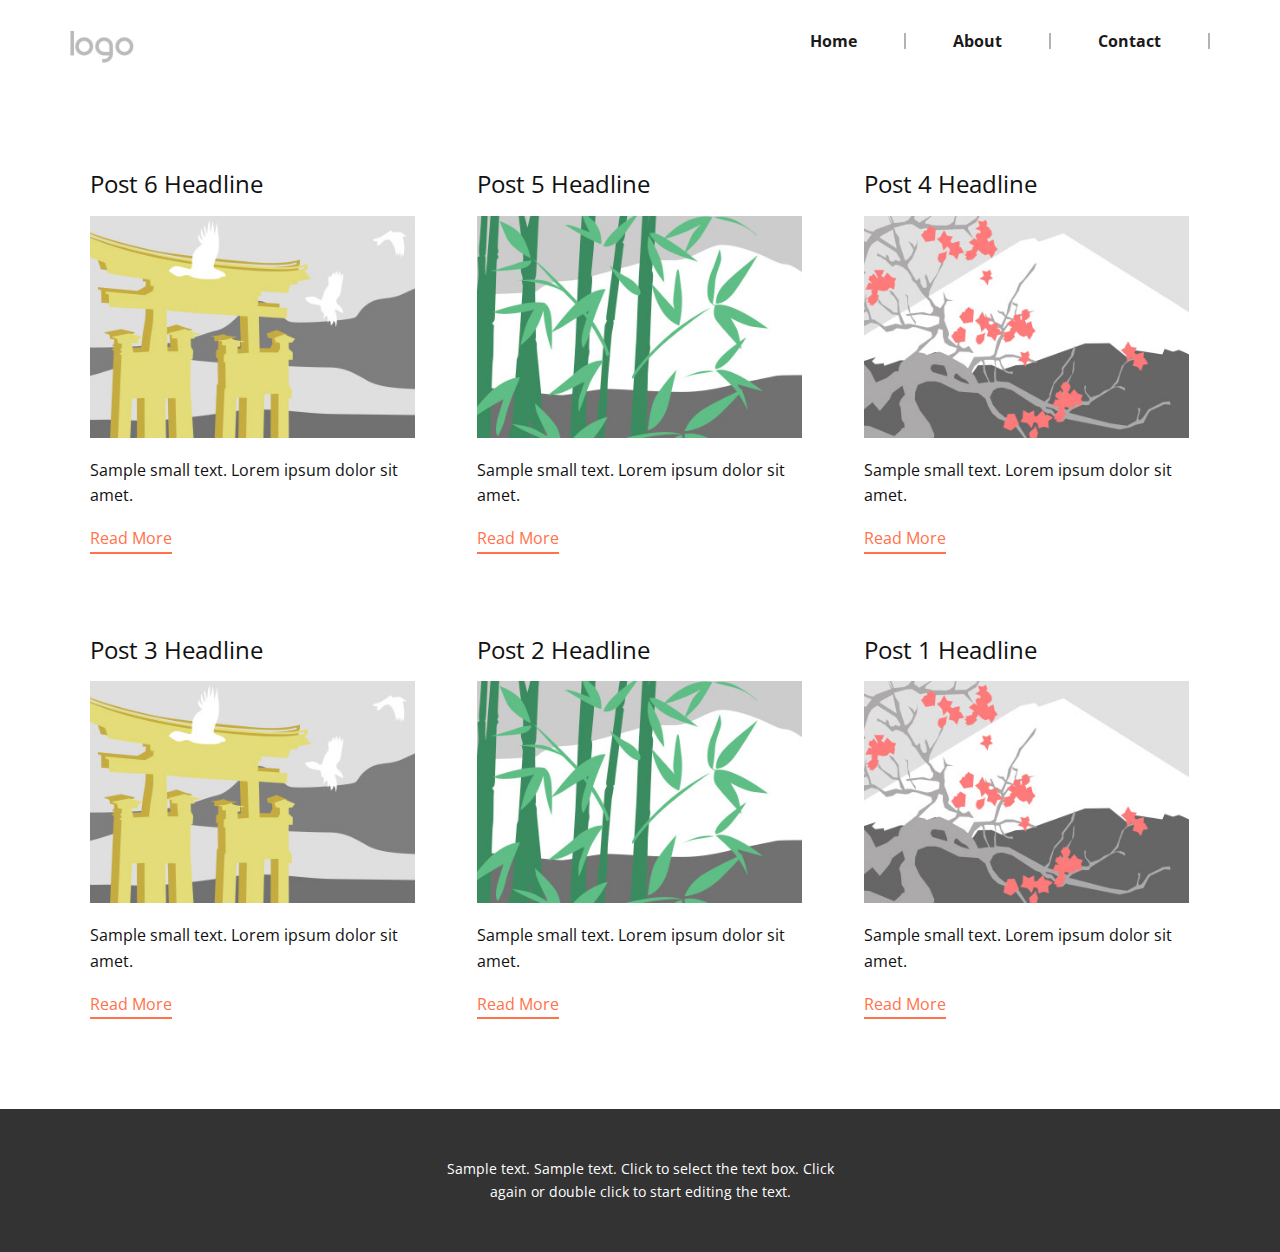
<file: blog/blog.html>
<!DOCTYPE html>
<html style="font-size: 16px;" lang="en"><head>
    <meta name="viewport" content="width=device-width, initial-scale=1.0">
    <meta charset="utf-8">
    <meta name="keywords" content="">
    <meta name="description" content="">
    <title>Blog</title>
    <link rel="stylesheet" href="../nicepage.css" media="screen">
<link rel="stylesheet" href="../Blog-Template.css" media="screen">
    <script class="u-script" type="text/javascript" src="../jquery.js" defer=""></script>
    <script class="u-script" type="text/javascript" src="../nicepage.js" defer=""></script>
    <meta name="generator" content="Nicepage 6.0.3, nicepage.com">
    <link id="u-theme-google-font" rel="stylesheet" href="https://fonts.googleapis.com/css?family=Open+Sans:300,300i,400,400i,500,500i,600,600i,700,700i,800,800i">
    
    
    
    <script type="application/ld+json">{
		"@context": "http://schema.org",
		"@type": "Organization",
		"name": "Site2",
		"logo": "images/default-logo.png"
}</script>
    <meta name="theme-color" content="#ff724a">
  <meta data-intl-tel-input-cdn-path="intlTelInput/"></head>
  <body data-path-to-root="./" data-include-products="false" class="u-body u-xl-mode" data-lang="en"><header class="u-clearfix u-header u-header" id="sec-6b2a"><div class="u-clearfix u-sheet u-valign-middle u-sheet-1">
        <a href="https://consofic.com" class="u-image u-logo u-image-1" data-image-width="80" data-image-height="40" title=".">
          <img src="../images/default-logo.png" class="u-logo-image u-logo-image-1">
        </a>
        <nav class="u-menu u-menu-one-level u-offcanvas u-menu-1" data-responsive-from="MD">
          <div class="menu-collapse" style="font-size: 1rem; letter-spacing: 0px; font-weight: 700;">
            <a class="u-button-style u-custom-active-border-color u-custom-border u-custom-border-color u-custom-borders u-custom-hover-border-color u-custom-left-right-menu-spacing u-custom-padding-bottom u-custom-text-active-color u-custom-text-color u-custom-text-hover-color u-custom-top-bottom-menu-spacing u-nav-link u-text-active-palette-1-base u-text-hover-palette-2-base" href="#">
              <svg class="u-svg-link" viewBox="0 0 24 24"><use xmlns:xlink="http://www.w3.org/1999/xlink" xlink:href="#menu-hamburger"></use></svg>
              <svg version="1.1" xmlns="http://www.w3.org/2000/svg" xmlns:xlink="http://www.w3.org/1999/xlink"><defs><symbol id="menu-hamburger" viewBox="0 0 16 16" style="width: 16px; height: 16px;"><rect y="1" width="16" height="2"></rect><rect y="7" width="16" height="2"></rect><rect y="13" width="16" height="2"></rect>
</symbol>
</defs></svg>
            </a>
          </div>
          <div class="u-custom-menu u-nav-container">
            <ul class="u-nav u-spacing-0 u-unstyled u-nav-1"><li class="u-nav-item"><a class="u-border-2 u-border-active-grey-30 u-border-grey-30 u-border-hover-grey-30 u-border-no-bottom u-border-no-left u-border-no-top u-button-style u-nav-link u-text-active-palette-1-base u-text-grey-90 u-text-hover-palette-1-base" href="https://consofic.com" style="padding: 0px 47px;">Home</a>
</li><li class="u-nav-item"><a class="u-border-2 u-border-active-grey-30 u-border-grey-30 u-border-hover-grey-30 u-border-no-bottom u-border-no-left u-border-no-top u-button-style u-nav-link u-text-active-palette-1-base u-text-grey-90 u-text-hover-palette-1-base" href="https://consofic.com" style="padding: 0px 47px;">About</a>
</li><li class="u-nav-item"><a class="u-border-2 u-border-active-grey-30 u-border-grey-30 u-border-hover-grey-30 u-border-no-bottom u-border-no-left u-border-no-top u-button-style u-nav-link u-text-active-palette-1-base u-text-grey-90 u-text-hover-palette-1-base" href="https://consofic.com" style="padding: 0px 47px;">Contact</a>
</li></ul>
          </div>
          <div class="u-custom-menu u-nav-container-collapse">
            <div class="u-black u-container-style u-inner-container-layout u-opacity u-opacity-95 u-sidenav">
              <div class="u-sidenav-overflow">
                <div class="u-menu-close"></div>
                <ul class="u-align-center u-nav u-popupmenu-items u-unstyled u-nav-2"><li class="u-nav-item"><a class="u-button-style u-nav-link" href="https://consofic.com">Home</a>
</li><li class="u-nav-item"><a class="u-button-style u-nav-link" href="https://consofic.com">About</a>
</li><li class="u-nav-item"><a class="u-button-style u-nav-link" href="https://consofic.com">Contact</a>
</li></ul>
              </div>
            </div>
            <div class="u-black u-menu-overlay u-opacity u-opacity-70"></div>
          </div>
        </nav>
      </div></header>
    <section class="u-clearfix u-section-1" id="sec-cb43">
      <div class="u-clearfix u-sheet u-valign-middle u-sheet-1"><!--blog--><!--blog_options_json--><!--{"type":"Recent","source":"","tags":"","count":""}--><!--/blog_options_json-->
        <div class="u-blog u-expanded-width u-repeater u-repeater-1"><!--blog_post-->
          <div class="u-blog-post u-container-style u-repeater-item u-white u-repeater-item-1">
            <div class="u-container-layout u-similar-container u-valign-top u-container-layout-1"><!--blog_post_header-->
              <h4 class="u-blog-control u-text u-text-1">
                <a class="u-post-header-link" href="../blog/post-5.html">Post 6 Headline</a>
              </h4><!--/blog_post_header--><!--blog_post_image-->
              <a class="u-post-header-link" href="../blog/post-5.html"><img alt="" class="u-blog-control u-expanded-width u-image u-image-default u-image-1" src="../images/8ad73f3c.jpeg"></a><!--/blog_post_image--><!--blog_post_content-->
              <div class="u-blog-control u-post-content u-text u-text-2 fr-view">Sample small text. Lorem ipsum dolor sit amet.</div><!--/blog_post_content--><!--blog_post_readmore-->
              <a href="../blog/post-5.html" class="u-blog-control u-border-2 u-border-palette-1-base u-btn u-btn-rectangle u-button-style u-none u-btn-1"><!--blog_post_readmore_content--><!--options_json--><!--{"content":"","defaultValue":"Read More"}--><!--/options_json-->Read More<!--/blog_post_readmore_content--></a><!--/blog_post_readmore-->
            </div>
          </div><div class="u-blog-post u-container-style u-repeater-item u-video-cover u-white">
            <div class="u-container-layout u-similar-container u-valign-top u-container-layout-2"><!--blog_post_header-->
              <h4 class="u-blog-control u-text u-text-3">
                <a class="u-post-header-link" href="../blog/post-4.html">Post 5 Headline</a>
              </h4><!--/blog_post_header--><!--blog_post_image-->
              <a class="u-post-header-link" href="../blog/post-4.html"><img alt="" class="u-blog-control u-expanded-width u-image u-image-default u-image-2" src="../images/68f64b9d.jpeg"></a><!--/blog_post_image--><!--blog_post_content-->
              <div class="u-blog-control u-post-content u-text u-text-4 fr-view">Sample small text. Lorem ipsum dolor sit amet.</div><!--/blog_post_content--><!--blog_post_readmore-->
              <a href="../blog/post-4.html" class="u-blog-control u-border-2 u-border-palette-1-base u-btn u-btn-rectangle u-button-style u-none u-btn-2"><!--blog_post_readmore_content--><!--options_json--><!--{"content":"","defaultValue":"Read More"}--><!--/options_json-->Read More<!--/blog_post_readmore_content--></a><!--/blog_post_readmore-->
            </div>
          </div><div class="u-blog-post u-container-style u-repeater-item u-video-cover u-white">
            <div class="u-container-layout u-similar-container u-valign-top u-container-layout-3"><!--blog_post_header-->
              <h4 class="u-blog-control u-text u-text-5">
                <a class="u-post-header-link" href="../blog/post-3.html">Post 4 Headline</a>
              </h4><!--/blog_post_header--><!--blog_post_image-->
              <a class="u-post-header-link" href="../blog/post-3.html"><img alt="" class="u-blog-control u-expanded-width u-image u-image-default u-image-3" src="../images/0fd3416c.jpeg"></a><!--/blog_post_image--><!--blog_post_content-->
              <div class="u-blog-control u-post-content u-text u-text-6 fr-view">Sample small text. Lorem ipsum dolor sit amet.</div><!--/blog_post_content--><!--blog_post_readmore-->
              <a href="../blog/post-3.html" class="u-blog-control u-border-2 u-border-palette-1-base u-btn u-btn-rectangle u-button-style u-none u-btn-3"><!--blog_post_readmore_content--><!--options_json--><!--{"content":"","defaultValue":"Read More"}--><!--/options_json-->Read More<!--/blog_post_readmore_content--></a><!--/blog_post_readmore-->
            </div>
          </div><div class="u-blog-post u-container-style u-repeater-item u-white u-repeater-item-1">
            <div class="u-container-layout u-similar-container u-valign-top u-container-layout-1"><!--blog_post_header-->
              <h4 class="u-blog-control u-text u-text-1">
                <a class="u-post-header-link" href="../blog/post-2.html">Post 3 Headline</a>
              </h4><!--/blog_post_header--><!--blog_post_image-->
              <a class="u-post-header-link" href="../blog/post-2.html"><img alt="" class="u-blog-control u-expanded-width u-image u-image-default u-image-1" src="../images/8ad73f3c.jpeg"></a><!--/blog_post_image--><!--blog_post_content-->
              <div class="u-blog-control u-post-content u-text u-text-2 fr-view">Sample small text. Lorem ipsum dolor sit amet.</div><!--/blog_post_content--><!--blog_post_readmore-->
              <a href="../blog/post-2.html" class="u-blog-control u-border-2 u-border-palette-1-base u-btn u-btn-rectangle u-button-style u-none u-btn-1"><!--blog_post_readmore_content--><!--options_json--><!--{"content":"","defaultValue":"Read More"}--><!--/options_json-->Read More<!--/blog_post_readmore_content--></a><!--/blog_post_readmore-->
            </div>
          </div><div class="u-blog-post u-container-style u-repeater-item u-video-cover u-white">
            <div class="u-container-layout u-similar-container u-valign-top u-container-layout-2"><!--blog_post_header-->
              <h4 class="u-blog-control u-text u-text-3">
                <a class="u-post-header-link" href="../blog/post-1.html">Post 2 Headline</a>
              </h4><!--/blog_post_header--><!--blog_post_image-->
              <a class="u-post-header-link" href="../blog/post-1.html"><img alt="" class="u-blog-control u-expanded-width u-image u-image-default u-image-2" src="../images/68f64b9d.jpeg"></a><!--/blog_post_image--><!--blog_post_content-->
              <div class="u-blog-control u-post-content u-text u-text-4 fr-view">Sample small text. Lorem ipsum dolor sit amet.</div><!--/blog_post_content--><!--blog_post_readmore-->
              <a href="../blog/post-1.html" class="u-blog-control u-border-2 u-border-palette-1-base u-btn u-btn-rectangle u-button-style u-none u-btn-2"><!--blog_post_readmore_content--><!--options_json--><!--{"content":"","defaultValue":"Read More"}--><!--/options_json-->Read More<!--/blog_post_readmore_content--></a><!--/blog_post_readmore-->
            </div>
          </div><div class="u-blog-post u-container-style u-repeater-item u-video-cover u-white">
            <div class="u-container-layout u-similar-container u-valign-top u-container-layout-3"><!--blog_post_header-->
              <h4 class="u-blog-control u-text u-text-5">
                <a class="u-post-header-link" href="../blog/post.html">Post 1 Headline</a>
              </h4><!--/blog_post_header--><!--blog_post_image-->
              <a class="u-post-header-link" href="../blog/post.html"><img alt="" class="u-blog-control u-expanded-width u-image u-image-default u-image-3" src="../images/0fd3416c.jpeg"></a><!--/blog_post_image--><!--blog_post_content-->
              <div class="u-blog-control u-post-content u-text u-text-6 fr-view">Sample small text. Lorem ipsum dolor sit amet.</div><!--/blog_post_content--><!--blog_post_readmore-->
              <a href="../blog/post.html" class="u-blog-control u-border-2 u-border-palette-1-base u-btn u-btn-rectangle u-button-style u-none u-btn-3"><!--blog_post_readmore_content--><!--options_json--><!--{"content":"","defaultValue":"Read More"}--><!--/options_json-->Read More<!--/blog_post_readmore_content--></a><!--/blog_post_readmore-->
            </div>
          </div><!--/blog_post--><!--blog_post-->
          <!--/blog_post--><!--blog_post-->
          <!--/blog_post-->
        </div><!--/blog-->
      </div>
    </section>
    
    
    
    <footer class="u-align-center u-clearfix u-footer u-grey-80 u-footer" id="sec-b583"><div class="u-clearfix u-sheet u-sheet-1">
        <p class="u-small-text u-text u-text-variant u-text-1">Sample text. Sample text. Click to select the text box. Click again or double click to start editing the text.</p>
      </div></footer>
    <section class="u-backlink u-clearfix u-grey-80">
      <a class="u-link" href="https://nicepage.com/website-templates" target="_blank">
        <span>Website Templates</span>
      </a>
      <p class="u-text">
        <span>created with</span>
      </p>
      <a class="u-link" href="" target="_blank">
        <span>Website Builder Software</span>
      </a>. 
    </section>
  
</body></html>
</file>
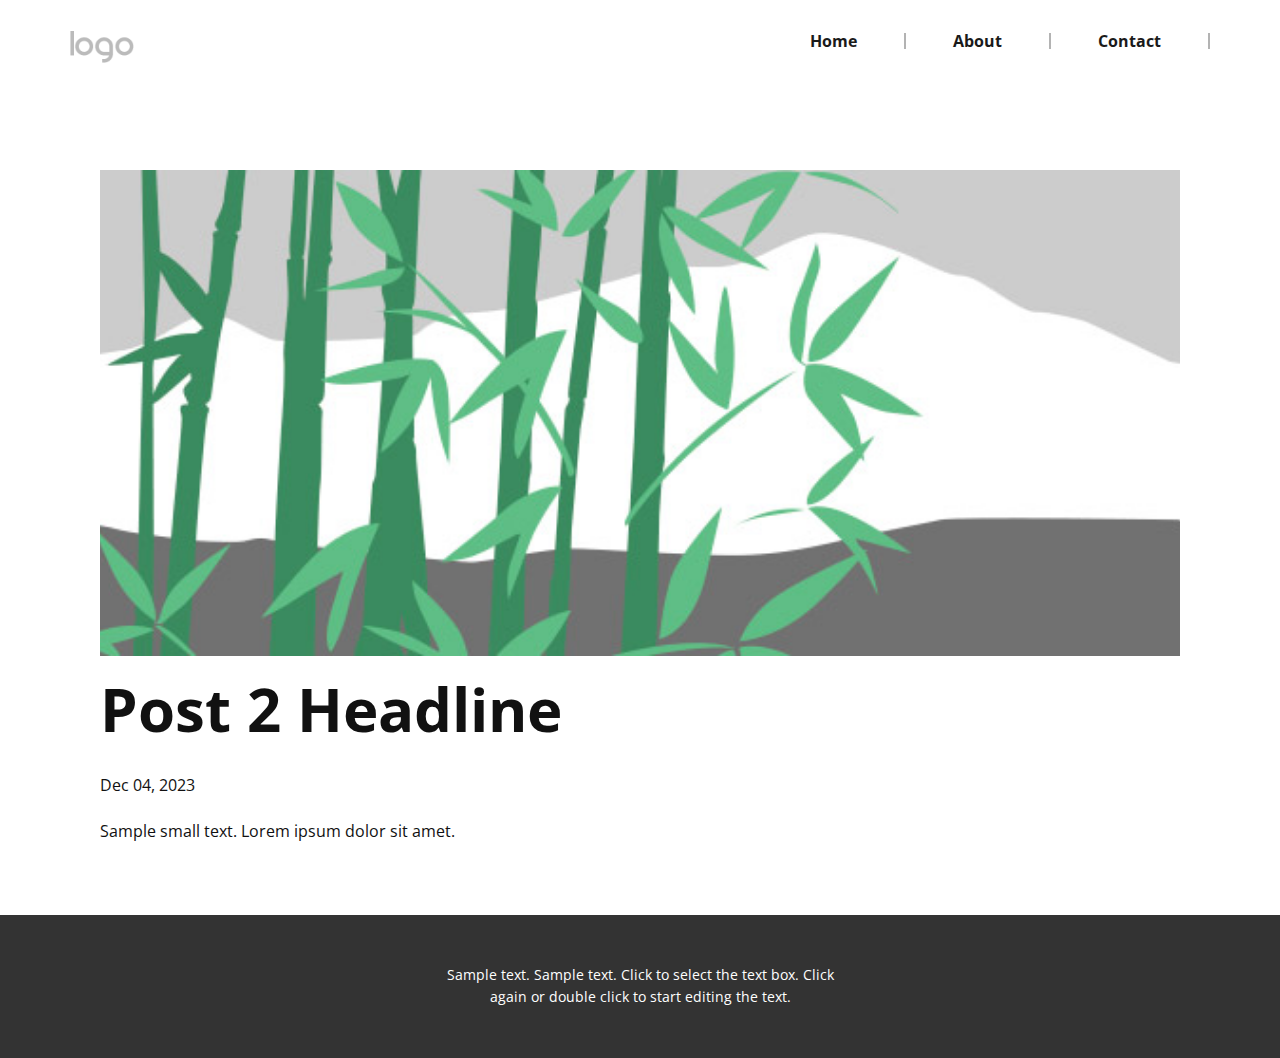
<file: blog/post-1.html>
<!DOCTYPE html>
<html style="font-size: 16px;" lang="en"><head>
    <meta name="viewport" content="width=device-width, initial-scale=1.0">
    <meta charset="utf-8">
    <meta name="keywords" content="Post 1 Headline">
    <meta name="description" content="">
    <title>Post 2 Headline</title>
    <link rel="stylesheet" href="../nicepage.css" media="screen">
<link rel="stylesheet" href="../Post-Template.css" media="screen">
    <script class="u-script" type="text/javascript" src="../jquery.js" defer=""></script>
    <script class="u-script" type="text/javascript" src="../nicepage.js" defer=""></script>
    <meta name="generator" content="Nicepage 6.0.3, nicepage.com">
    <link id="u-theme-google-font" rel="stylesheet" href="https://fonts.googleapis.com/css?family=Open+Sans:300,300i,400,400i,500,500i,600,600i,700,700i,800,800i">
    
    
    
    <script type="application/ld+json">{
		"@context": "http://schema.org",
		"@type": "Organization",
		"name": "Site2",
		"logo": "images/default-logo.png"
}</script>
    <meta name="theme-color" content="#ff724a">
  <meta data-intl-tel-input-cdn-path="intlTelInput/"></head>
  <body data-path-to-root="./" data-include-products="false" class="u-body u-xl-mode" data-lang="en"><header class="u-clearfix u-header u-header" id="sec-6b2a"><div class="u-clearfix u-sheet u-valign-middle u-sheet-1">
        <a href="https://consofic.com" class="u-image u-logo u-image-1" data-image-width="80" data-image-height="40" title=".">
          <img src="../images/default-logo.png" class="u-logo-image u-logo-image-1">
        </a>
        <nav class="u-menu u-menu-one-level u-offcanvas u-menu-1" data-responsive-from="MD">
          <div class="menu-collapse" style="font-size: 1rem; letter-spacing: 0px; font-weight: 700;">
            <a class="u-button-style u-custom-active-border-color u-custom-border u-custom-border-color u-custom-borders u-custom-hover-border-color u-custom-left-right-menu-spacing u-custom-padding-bottom u-custom-text-active-color u-custom-text-color u-custom-text-hover-color u-custom-top-bottom-menu-spacing u-nav-link u-text-active-palette-1-base u-text-hover-palette-2-base" href="#">
              <svg class="u-svg-link" viewBox="0 0 24 24"><use xmlns:xlink="http://www.w3.org/1999/xlink" xlink:href="#menu-hamburger"></use></svg>
              <svg version="1.1" xmlns="http://www.w3.org/2000/svg" xmlns:xlink="http://www.w3.org/1999/xlink"><defs><symbol id="menu-hamburger" viewBox="0 0 16 16" style="width: 16px; height: 16px;"><rect y="1" width="16" height="2"></rect><rect y="7" width="16" height="2"></rect><rect y="13" width="16" height="2"></rect>
</symbol>
</defs></svg>
            </a>
          </div>
          <div class="u-custom-menu u-nav-container">
            <ul class="u-nav u-spacing-0 u-unstyled u-nav-1"><li class="u-nav-item"><a class="u-border-2 u-border-active-grey-30 u-border-grey-30 u-border-hover-grey-30 u-border-no-bottom u-border-no-left u-border-no-top u-button-style u-nav-link u-text-active-palette-1-base u-text-grey-90 u-text-hover-palette-1-base" href="https://consofic.com" style="padding: 0px 47px;">Home</a>
</li><li class="u-nav-item"><a class="u-border-2 u-border-active-grey-30 u-border-grey-30 u-border-hover-grey-30 u-border-no-bottom u-border-no-left u-border-no-top u-button-style u-nav-link u-text-active-palette-1-base u-text-grey-90 u-text-hover-palette-1-base" href="https://consofic.com" style="padding: 0px 47px;">About</a>
</li><li class="u-nav-item"><a class="u-border-2 u-border-active-grey-30 u-border-grey-30 u-border-hover-grey-30 u-border-no-bottom u-border-no-left u-border-no-top u-button-style u-nav-link u-text-active-palette-1-base u-text-grey-90 u-text-hover-palette-1-base" href="https://consofic.com" style="padding: 0px 47px;">Contact</a>
</li></ul>
          </div>
          <div class="u-custom-menu u-nav-container-collapse">
            <div class="u-black u-container-style u-inner-container-layout u-opacity u-opacity-95 u-sidenav">
              <div class="u-sidenav-overflow">
                <div class="u-menu-close"></div>
                <ul class="u-align-center u-nav u-popupmenu-items u-unstyled u-nav-2"><li class="u-nav-item"><a class="u-button-style u-nav-link" href="https://consofic.com">Home</a>
</li><li class="u-nav-item"><a class="u-button-style u-nav-link" href="https://consofic.com">About</a>
</li><li class="u-nav-item"><a class="u-button-style u-nav-link" href="https://consofic.com">Contact</a>
</li></ul>
              </div>
            </div>
            <div class="u-black u-menu-overlay u-opacity u-opacity-70"></div>
          </div>
        </nav>
      </div></header>
    <section class="u-align-center u-clearfix u-section-1" id="sec-8406">
      <div class="u-clearfix u-sheet u-valign-middle-md u-valign-middle-sm u-valign-middle-xs u-sheet-1"><!--post_details--><!--post_details_options_json--><!--{"source":""}--><!--/post_details_options_json--><!--blog_post-->
        <div class="u-container-style u-expanded-width u-post-details u-post-details-1">
          <div class="u-container-layout u-valign-middle u-container-layout-1"><!--blog_post_image-->
            <img alt="" class="u-blog-control u-expanded-width u-image u-image-default u-image-1" src="../images/68f64b9d.jpeg"><!--/blog_post_image--><!--blog_post_header-->
            <h2 class="u-blog-control u-text u-text-1">Post 2 Headline</h2><!--/blog_post_header--><!--blog_post_metadata-->
            <div class="u-blog-control u-metadata u-metadata-1"><!--blog_post_metadata_date-->
              <span class="u-meta-date u-meta-icon">Dec 04, 2023</span><!--/blog_post_metadata_date--><!--blog_post_metadata_category-->
              <!--/blog_post_metadata_category--><!--blog_post_metadata_comments-->
              <!--/blog_post_metadata_comments-->
            </div><!--/blog_post_metadata--><!--blog_post_content-->
            <div class="u-align-justify u-blog-control u-post-content u-text u-text-2 fr-view">
  Sample small text. Lorem ipsum dolor sit amet.
  </div><!--/blog_post_content-->
          </div>
        </div><!--/blog_post--><!--/post_details-->
      </div>
    </section>
    
    
    
    <footer class="u-align-center u-clearfix u-footer u-grey-80 u-footer" id="sec-b583"><div class="u-clearfix u-sheet u-sheet-1">
        <p class="u-small-text u-text u-text-variant u-text-1">Sample text. Sample text. Click to select the text box. Click again or double click to start editing the text.</p>
      </div></footer>
    <section class="u-backlink u-clearfix u-grey-80">
      <a class="u-link" href="https://nicepage.com/website-templates" target="_blank">
        <span>Website Templates</span>
      </a>
      <p class="u-text">
        <span>created with</span>
      </p>
      <a class="u-link" href="" target="_blank">
        <span>Website Builder Software</span>
      </a>. 
    </section>
  
</body></html>
</file>
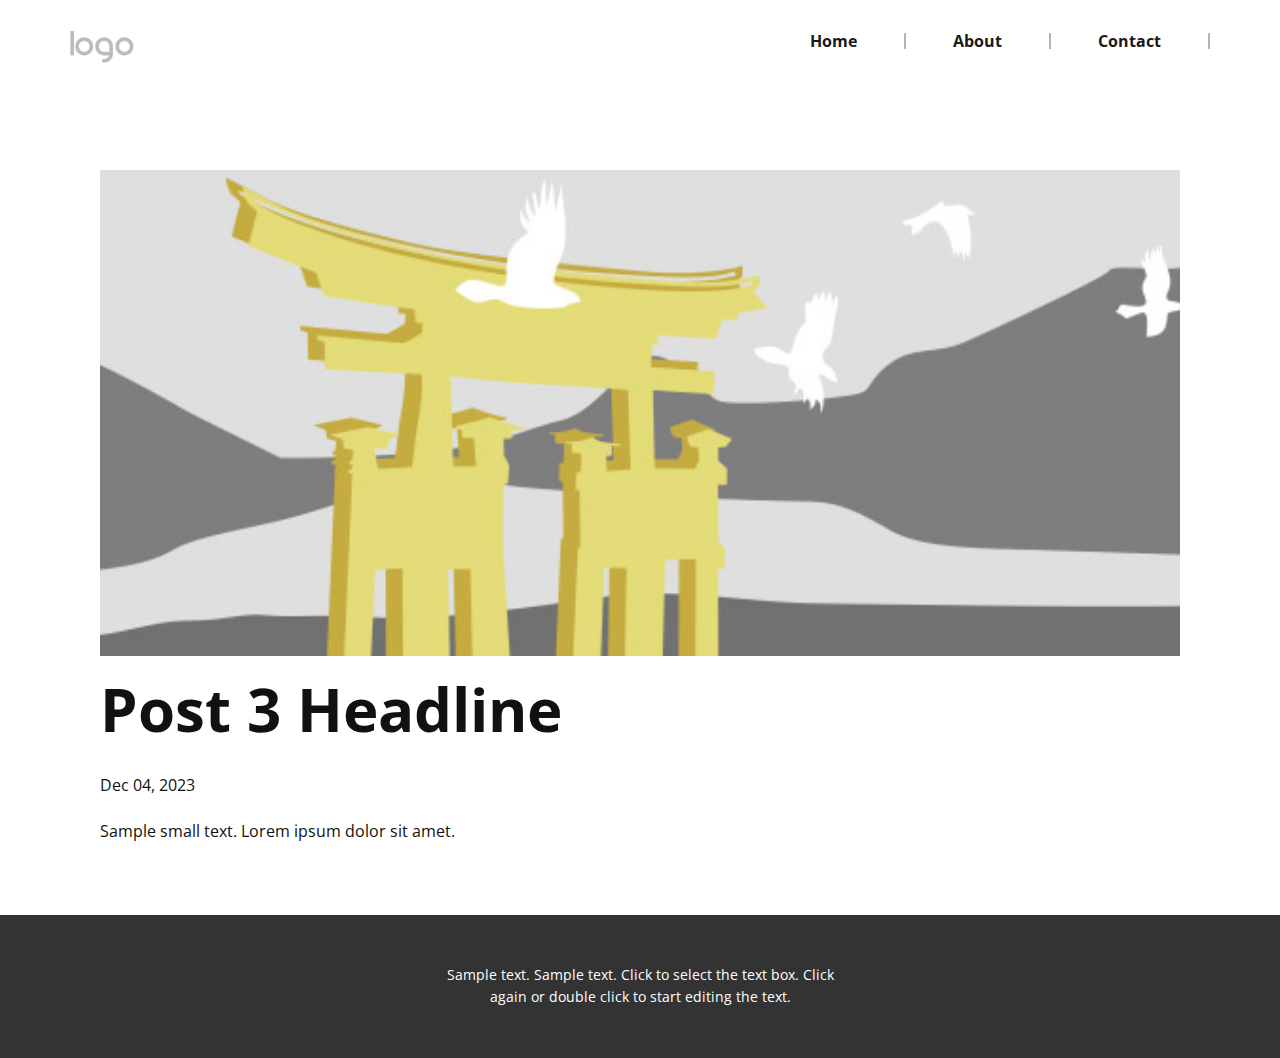
<file: blog/post-2.html>
<!DOCTYPE html>
<html style="font-size: 16px;" lang="en"><head>
    <meta name="viewport" content="width=device-width, initial-scale=1.0">
    <meta charset="utf-8">
    <meta name="keywords" content="Post 1 Headline">
    <meta name="description" content="">
    <title>Post 3 Headline</title>
    <link rel="stylesheet" href="../nicepage.css" media="screen">
<link rel="stylesheet" href="../Post-Template.css" media="screen">
    <script class="u-script" type="text/javascript" src="../jquery.js" defer=""></script>
    <script class="u-script" type="text/javascript" src="../nicepage.js" defer=""></script>
    <meta name="generator" content="Nicepage 6.0.3, nicepage.com">
    <link id="u-theme-google-font" rel="stylesheet" href="https://fonts.googleapis.com/css?family=Open+Sans:300,300i,400,400i,500,500i,600,600i,700,700i,800,800i">
    
    
    
    <script type="application/ld+json">{
		"@context": "http://schema.org",
		"@type": "Organization",
		"name": "Site2",
		"logo": "images/default-logo.png"
}</script>
    <meta name="theme-color" content="#ff724a">
  <meta data-intl-tel-input-cdn-path="intlTelInput/"></head>
  <body data-path-to-root="./" data-include-products="false" class="u-body u-xl-mode" data-lang="en"><header class="u-clearfix u-header u-header" id="sec-6b2a"><div class="u-clearfix u-sheet u-valign-middle u-sheet-1">
        <a href="https://consofic.com" class="u-image u-logo u-image-1" data-image-width="80" data-image-height="40" title=".">
          <img src="../images/default-logo.png" class="u-logo-image u-logo-image-1">
        </a>
        <nav class="u-menu u-menu-one-level u-offcanvas u-menu-1" data-responsive-from="MD">
          <div class="menu-collapse" style="font-size: 1rem; letter-spacing: 0px; font-weight: 700;">
            <a class="u-button-style u-custom-active-border-color u-custom-border u-custom-border-color u-custom-borders u-custom-hover-border-color u-custom-left-right-menu-spacing u-custom-padding-bottom u-custom-text-active-color u-custom-text-color u-custom-text-hover-color u-custom-top-bottom-menu-spacing u-nav-link u-text-active-palette-1-base u-text-hover-palette-2-base" href="#">
              <svg class="u-svg-link" viewBox="0 0 24 24"><use xmlns:xlink="http://www.w3.org/1999/xlink" xlink:href="#menu-hamburger"></use></svg>
              <svg version="1.1" xmlns="http://www.w3.org/2000/svg" xmlns:xlink="http://www.w3.org/1999/xlink"><defs><symbol id="menu-hamburger" viewBox="0 0 16 16" style="width: 16px; height: 16px;"><rect y="1" width="16" height="2"></rect><rect y="7" width="16" height="2"></rect><rect y="13" width="16" height="2"></rect>
</symbol>
</defs></svg>
            </a>
          </div>
          <div class="u-custom-menu u-nav-container">
            <ul class="u-nav u-spacing-0 u-unstyled u-nav-1"><li class="u-nav-item"><a class="u-border-2 u-border-active-grey-30 u-border-grey-30 u-border-hover-grey-30 u-border-no-bottom u-border-no-left u-border-no-top u-button-style u-nav-link u-text-active-palette-1-base u-text-grey-90 u-text-hover-palette-1-base" href="https://consofic.com" style="padding: 0px 47px;">Home</a>
</li><li class="u-nav-item"><a class="u-border-2 u-border-active-grey-30 u-border-grey-30 u-border-hover-grey-30 u-border-no-bottom u-border-no-left u-border-no-top u-button-style u-nav-link u-text-active-palette-1-base u-text-grey-90 u-text-hover-palette-1-base" href="https://consofic.com" style="padding: 0px 47px;">About</a>
</li><li class="u-nav-item"><a class="u-border-2 u-border-active-grey-30 u-border-grey-30 u-border-hover-grey-30 u-border-no-bottom u-border-no-left u-border-no-top u-button-style u-nav-link u-text-active-palette-1-base u-text-grey-90 u-text-hover-palette-1-base" href="https://consofic.com" style="padding: 0px 47px;">Contact</a>
</li></ul>
          </div>
          <div class="u-custom-menu u-nav-container-collapse">
            <div class="u-black u-container-style u-inner-container-layout u-opacity u-opacity-95 u-sidenav">
              <div class="u-sidenav-overflow">
                <div class="u-menu-close"></div>
                <ul class="u-align-center u-nav u-popupmenu-items u-unstyled u-nav-2"><li class="u-nav-item"><a class="u-button-style u-nav-link" href="https://consofic.com">Home</a>
</li><li class="u-nav-item"><a class="u-button-style u-nav-link" href="https://consofic.com">About</a>
</li><li class="u-nav-item"><a class="u-button-style u-nav-link" href="https://consofic.com">Contact</a>
</li></ul>
              </div>
            </div>
            <div class="u-black u-menu-overlay u-opacity u-opacity-70"></div>
          </div>
        </nav>
      </div></header>
    <section class="u-align-center u-clearfix u-section-1" id="sec-8406">
      <div class="u-clearfix u-sheet u-valign-middle-md u-valign-middle-sm u-valign-middle-xs u-sheet-1"><!--post_details--><!--post_details_options_json--><!--{"source":""}--><!--/post_details_options_json--><!--blog_post-->
        <div class="u-container-style u-expanded-width u-post-details u-post-details-1">
          <div class="u-container-layout u-valign-middle u-container-layout-1"><!--blog_post_image-->
            <img alt="" class="u-blog-control u-expanded-width u-image u-image-default u-image-1" src="../images/8ad73f3c.jpeg"><!--/blog_post_image--><!--blog_post_header-->
            <h2 class="u-blog-control u-text u-text-1">Post 3 Headline</h2><!--/blog_post_header--><!--blog_post_metadata-->
            <div class="u-blog-control u-metadata u-metadata-1"><!--blog_post_metadata_date-->
              <span class="u-meta-date u-meta-icon">Dec 04, 2023</span><!--/blog_post_metadata_date--><!--blog_post_metadata_category-->
              <!--/blog_post_metadata_category--><!--blog_post_metadata_comments-->
              <!--/blog_post_metadata_comments-->
            </div><!--/blog_post_metadata--><!--blog_post_content-->
            <div class="u-align-justify u-blog-control u-post-content u-text u-text-2 fr-view">
  Sample small text. Lorem ipsum dolor sit amet.
  </div><!--/blog_post_content-->
          </div>
        </div><!--/blog_post--><!--/post_details-->
      </div>
    </section>
    
    
    
    <footer class="u-align-center u-clearfix u-footer u-grey-80 u-footer" id="sec-b583"><div class="u-clearfix u-sheet u-sheet-1">
        <p class="u-small-text u-text u-text-variant u-text-1">Sample text. Sample text. Click to select the text box. Click again or double click to start editing the text.</p>
      </div></footer>
    <section class="u-backlink u-clearfix u-grey-80">
      <a class="u-link" href="https://nicepage.com/website-templates" target="_blank">
        <span>Website Templates</span>
      </a>
      <p class="u-text">
        <span>created with</span>
      </p>
      <a class="u-link" href="" target="_blank">
        <span>Website Builder Software</span>
      </a>. 
    </section>
  
</body></html>
</file>
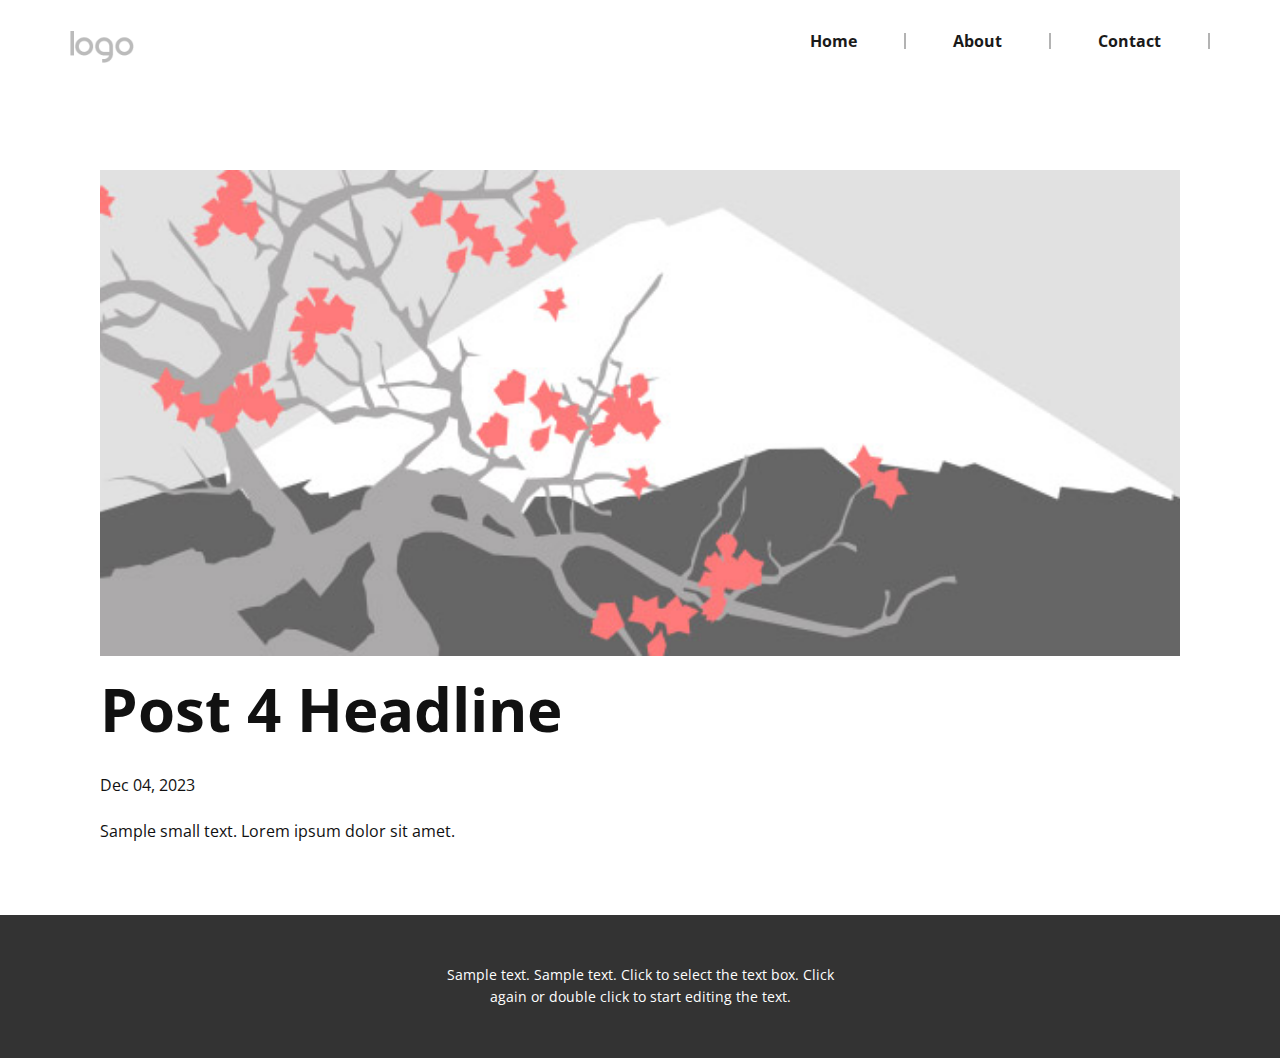
<file: blog/post-3.html>
<!DOCTYPE html>
<html style="font-size: 16px;" lang="en"><head>
    <meta name="viewport" content="width=device-width, initial-scale=1.0">
    <meta charset="utf-8">
    <meta name="keywords" content="Post 1 Headline">
    <meta name="description" content="">
    <title>Post 4 Headline</title>
    <link rel="stylesheet" href="../nicepage.css" media="screen">
<link rel="stylesheet" href="../Post-Template.css" media="screen">
    <script class="u-script" type="text/javascript" src="../jquery.js" defer=""></script>
    <script class="u-script" type="text/javascript" src="../nicepage.js" defer=""></script>
    <meta name="generator" content="Nicepage 6.0.3, nicepage.com">
    <link id="u-theme-google-font" rel="stylesheet" href="https://fonts.googleapis.com/css?family=Open+Sans:300,300i,400,400i,500,500i,600,600i,700,700i,800,800i">
    
    
    
    <script type="application/ld+json">{
		"@context": "http://schema.org",
		"@type": "Organization",
		"name": "Site2",
		"logo": "images/default-logo.png"
}</script>
    <meta name="theme-color" content="#ff724a">
  <meta data-intl-tel-input-cdn-path="intlTelInput/"></head>
  <body data-path-to-root="./" data-include-products="false" class="u-body u-xl-mode" data-lang="en"><header class="u-clearfix u-header u-header" id="sec-6b2a"><div class="u-clearfix u-sheet u-valign-middle u-sheet-1">
        <a href="https://consofic.com" class="u-image u-logo u-image-1" data-image-width="80" data-image-height="40" title=".">
          <img src="../images/default-logo.png" class="u-logo-image u-logo-image-1">
        </a>
        <nav class="u-menu u-menu-one-level u-offcanvas u-menu-1" data-responsive-from="MD">
          <div class="menu-collapse" style="font-size: 1rem; letter-spacing: 0px; font-weight: 700;">
            <a class="u-button-style u-custom-active-border-color u-custom-border u-custom-border-color u-custom-borders u-custom-hover-border-color u-custom-left-right-menu-spacing u-custom-padding-bottom u-custom-text-active-color u-custom-text-color u-custom-text-hover-color u-custom-top-bottom-menu-spacing u-nav-link u-text-active-palette-1-base u-text-hover-palette-2-base" href="#">
              <svg class="u-svg-link" viewBox="0 0 24 24"><use xmlns:xlink="http://www.w3.org/1999/xlink" xlink:href="#menu-hamburger"></use></svg>
              <svg version="1.1" xmlns="http://www.w3.org/2000/svg" xmlns:xlink="http://www.w3.org/1999/xlink"><defs><symbol id="menu-hamburger" viewBox="0 0 16 16" style="width: 16px; height: 16px;"><rect y="1" width="16" height="2"></rect><rect y="7" width="16" height="2"></rect><rect y="13" width="16" height="2"></rect>
</symbol>
</defs></svg>
            </a>
          </div>
          <div class="u-custom-menu u-nav-container">
            <ul class="u-nav u-spacing-0 u-unstyled u-nav-1"><li class="u-nav-item"><a class="u-border-2 u-border-active-grey-30 u-border-grey-30 u-border-hover-grey-30 u-border-no-bottom u-border-no-left u-border-no-top u-button-style u-nav-link u-text-active-palette-1-base u-text-grey-90 u-text-hover-palette-1-base" href="https://consofic.com" style="padding: 0px 47px;">Home</a>
</li><li class="u-nav-item"><a class="u-border-2 u-border-active-grey-30 u-border-grey-30 u-border-hover-grey-30 u-border-no-bottom u-border-no-left u-border-no-top u-button-style u-nav-link u-text-active-palette-1-base u-text-grey-90 u-text-hover-palette-1-base" href="https://consofic.com" style="padding: 0px 47px;">About</a>
</li><li class="u-nav-item"><a class="u-border-2 u-border-active-grey-30 u-border-grey-30 u-border-hover-grey-30 u-border-no-bottom u-border-no-left u-border-no-top u-button-style u-nav-link u-text-active-palette-1-base u-text-grey-90 u-text-hover-palette-1-base" href="https://consofic.com" style="padding: 0px 47px;">Contact</a>
</li></ul>
          </div>
          <div class="u-custom-menu u-nav-container-collapse">
            <div class="u-black u-container-style u-inner-container-layout u-opacity u-opacity-95 u-sidenav">
              <div class="u-sidenav-overflow">
                <div class="u-menu-close"></div>
                <ul class="u-align-center u-nav u-popupmenu-items u-unstyled u-nav-2"><li class="u-nav-item"><a class="u-button-style u-nav-link" href="https://consofic.com">Home</a>
</li><li class="u-nav-item"><a class="u-button-style u-nav-link" href="https://consofic.com">About</a>
</li><li class="u-nav-item"><a class="u-button-style u-nav-link" href="https://consofic.com">Contact</a>
</li></ul>
              </div>
            </div>
            <div class="u-black u-menu-overlay u-opacity u-opacity-70"></div>
          </div>
        </nav>
      </div></header>
    <section class="u-align-center u-clearfix u-section-1" id="sec-8406">
      <div class="u-clearfix u-sheet u-valign-middle-md u-valign-middle-sm u-valign-middle-xs u-sheet-1"><!--post_details--><!--post_details_options_json--><!--{"source":""}--><!--/post_details_options_json--><!--blog_post-->
        <div class="u-container-style u-expanded-width u-post-details u-post-details-1">
          <div class="u-container-layout u-valign-middle u-container-layout-1"><!--blog_post_image-->
            <img alt="" class="u-blog-control u-expanded-width u-image u-image-default u-image-1" src="../images/0fd3416c.jpeg"><!--/blog_post_image--><!--blog_post_header-->
            <h2 class="u-blog-control u-text u-text-1">Post 4 Headline</h2><!--/blog_post_header--><!--blog_post_metadata-->
            <div class="u-blog-control u-metadata u-metadata-1"><!--blog_post_metadata_date-->
              <span class="u-meta-date u-meta-icon">Dec 04, 2023</span><!--/blog_post_metadata_date--><!--blog_post_metadata_category-->
              <!--/blog_post_metadata_category--><!--blog_post_metadata_comments-->
              <!--/blog_post_metadata_comments-->
            </div><!--/blog_post_metadata--><!--blog_post_content-->
            <div class="u-align-justify u-blog-control u-post-content u-text u-text-2 fr-view">
  Sample small text. Lorem ipsum dolor sit amet.
  </div><!--/blog_post_content-->
          </div>
        </div><!--/blog_post--><!--/post_details-->
      </div>
    </section>
    
    
    
    <footer class="u-align-center u-clearfix u-footer u-grey-80 u-footer" id="sec-b583"><div class="u-clearfix u-sheet u-sheet-1">
        <p class="u-small-text u-text u-text-variant u-text-1">Sample text. Sample text. Click to select the text box. Click again or double click to start editing the text.</p>
      </div></footer>
    <section class="u-backlink u-clearfix u-grey-80">
      <a class="u-link" href="https://nicepage.com/website-templates" target="_blank">
        <span>Website Templates</span>
      </a>
      <p class="u-text">
        <span>created with</span>
      </p>
      <a class="u-link" href="" target="_blank">
        <span>Website Builder Software</span>
      </a>. 
    </section>
  
</body></html>
</file>
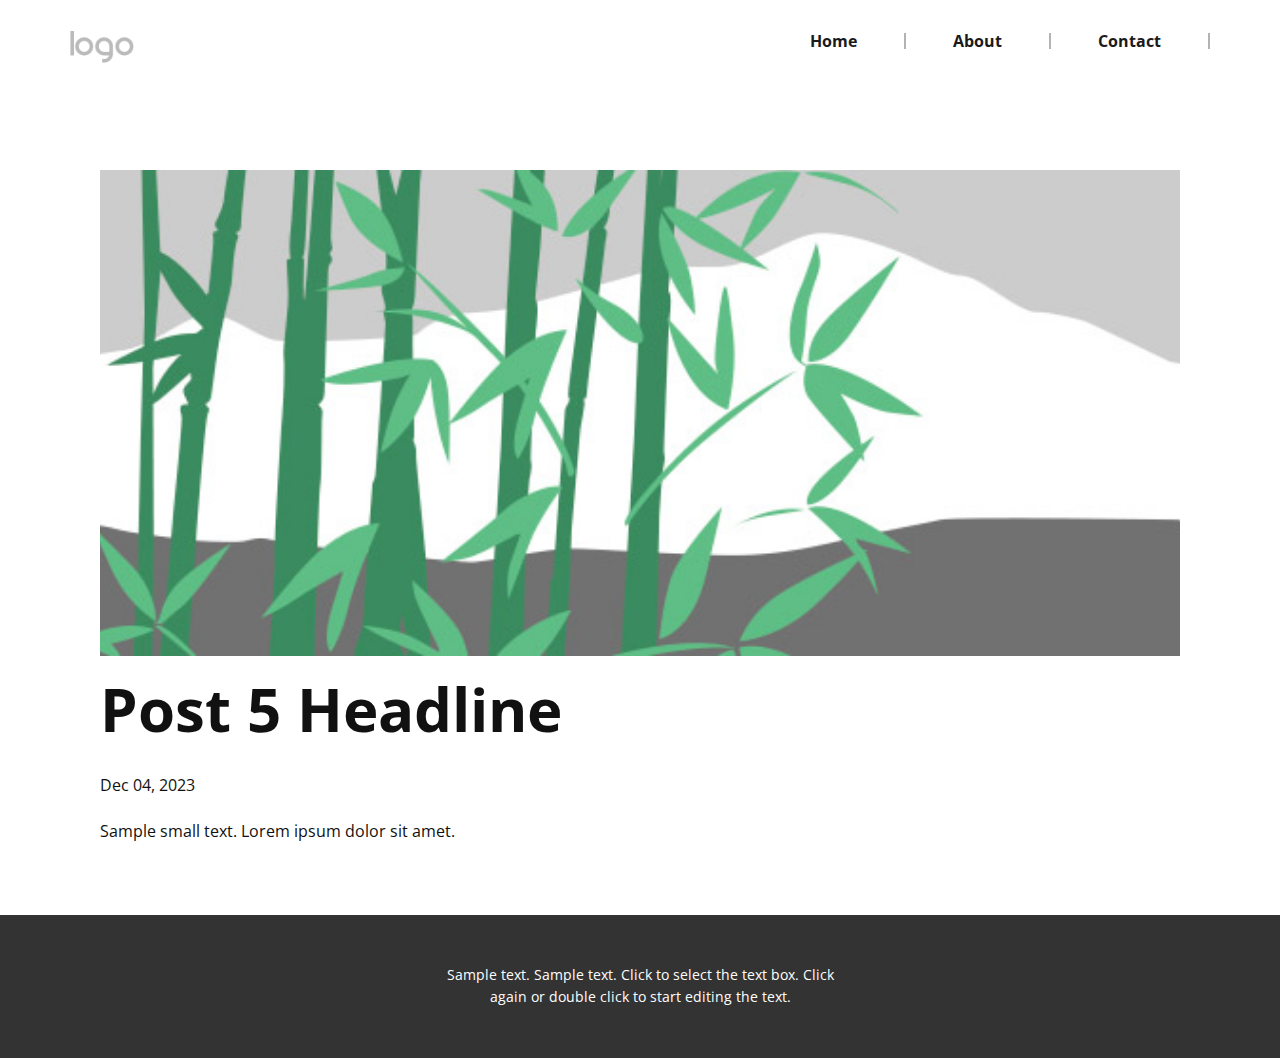
<file: blog/post-4.html>
<!DOCTYPE html>
<html style="font-size: 16px;" lang="en"><head>
    <meta name="viewport" content="width=device-width, initial-scale=1.0">
    <meta charset="utf-8">
    <meta name="keywords" content="Post 1 Headline">
    <meta name="description" content="">
    <title>Post 5 Headline</title>
    <link rel="stylesheet" href="../nicepage.css" media="screen">
<link rel="stylesheet" href="../Post-Template.css" media="screen">
    <script class="u-script" type="text/javascript" src="../jquery.js" defer=""></script>
    <script class="u-script" type="text/javascript" src="../nicepage.js" defer=""></script>
    <meta name="generator" content="Nicepage 6.0.3, nicepage.com">
    <link id="u-theme-google-font" rel="stylesheet" href="https://fonts.googleapis.com/css?family=Open+Sans:300,300i,400,400i,500,500i,600,600i,700,700i,800,800i">
    
    
    
    <script type="application/ld+json">{
		"@context": "http://schema.org",
		"@type": "Organization",
		"name": "Site2",
		"logo": "images/default-logo.png"
}</script>
    <meta name="theme-color" content="#ff724a">
  <meta data-intl-tel-input-cdn-path="intlTelInput/"></head>
  <body data-path-to-root="./" data-include-products="false" class="u-body u-xl-mode" data-lang="en"><header class="u-clearfix u-header u-header" id="sec-6b2a"><div class="u-clearfix u-sheet u-valign-middle u-sheet-1">
        <a href="https://consofic.com" class="u-image u-logo u-image-1" data-image-width="80" data-image-height="40" title=".">
          <img src="../images/default-logo.png" class="u-logo-image u-logo-image-1">
        </a>
        <nav class="u-menu u-menu-one-level u-offcanvas u-menu-1" data-responsive-from="MD">
          <div class="menu-collapse" style="font-size: 1rem; letter-spacing: 0px; font-weight: 700;">
            <a class="u-button-style u-custom-active-border-color u-custom-border u-custom-border-color u-custom-borders u-custom-hover-border-color u-custom-left-right-menu-spacing u-custom-padding-bottom u-custom-text-active-color u-custom-text-color u-custom-text-hover-color u-custom-top-bottom-menu-spacing u-nav-link u-text-active-palette-1-base u-text-hover-palette-2-base" href="#">
              <svg class="u-svg-link" viewBox="0 0 24 24"><use xmlns:xlink="http://www.w3.org/1999/xlink" xlink:href="#menu-hamburger"></use></svg>
              <svg version="1.1" xmlns="http://www.w3.org/2000/svg" xmlns:xlink="http://www.w3.org/1999/xlink"><defs><symbol id="menu-hamburger" viewBox="0 0 16 16" style="width: 16px; height: 16px;"><rect y="1" width="16" height="2"></rect><rect y="7" width="16" height="2"></rect><rect y="13" width="16" height="2"></rect>
</symbol>
</defs></svg>
            </a>
          </div>
          <div class="u-custom-menu u-nav-container">
            <ul class="u-nav u-spacing-0 u-unstyled u-nav-1"><li class="u-nav-item"><a class="u-border-2 u-border-active-grey-30 u-border-grey-30 u-border-hover-grey-30 u-border-no-bottom u-border-no-left u-border-no-top u-button-style u-nav-link u-text-active-palette-1-base u-text-grey-90 u-text-hover-palette-1-base" href="https://consofic.com" style="padding: 0px 47px;">Home</a>
</li><li class="u-nav-item"><a class="u-border-2 u-border-active-grey-30 u-border-grey-30 u-border-hover-grey-30 u-border-no-bottom u-border-no-left u-border-no-top u-button-style u-nav-link u-text-active-palette-1-base u-text-grey-90 u-text-hover-palette-1-base" href="https://consofic.com" style="padding: 0px 47px;">About</a>
</li><li class="u-nav-item"><a class="u-border-2 u-border-active-grey-30 u-border-grey-30 u-border-hover-grey-30 u-border-no-bottom u-border-no-left u-border-no-top u-button-style u-nav-link u-text-active-palette-1-base u-text-grey-90 u-text-hover-palette-1-base" href="https://consofic.com" style="padding: 0px 47px;">Contact</a>
</li></ul>
          </div>
          <div class="u-custom-menu u-nav-container-collapse">
            <div class="u-black u-container-style u-inner-container-layout u-opacity u-opacity-95 u-sidenav">
              <div class="u-sidenav-overflow">
                <div class="u-menu-close"></div>
                <ul class="u-align-center u-nav u-popupmenu-items u-unstyled u-nav-2"><li class="u-nav-item"><a class="u-button-style u-nav-link" href="https://consofic.com">Home</a>
</li><li class="u-nav-item"><a class="u-button-style u-nav-link" href="https://consofic.com">About</a>
</li><li class="u-nav-item"><a class="u-button-style u-nav-link" href="https://consofic.com">Contact</a>
</li></ul>
              </div>
            </div>
            <div class="u-black u-menu-overlay u-opacity u-opacity-70"></div>
          </div>
        </nav>
      </div></header>
    <section class="u-align-center u-clearfix u-section-1" id="sec-8406">
      <div class="u-clearfix u-sheet u-valign-middle-md u-valign-middle-sm u-valign-middle-xs u-sheet-1"><!--post_details--><!--post_details_options_json--><!--{"source":""}--><!--/post_details_options_json--><!--blog_post-->
        <div class="u-container-style u-expanded-width u-post-details u-post-details-1">
          <div class="u-container-layout u-valign-middle u-container-layout-1"><!--blog_post_image-->
            <img alt="" class="u-blog-control u-expanded-width u-image u-image-default u-image-1" src="../images/68f64b9d.jpeg"><!--/blog_post_image--><!--blog_post_header-->
            <h2 class="u-blog-control u-text u-text-1">Post 5 Headline</h2><!--/blog_post_header--><!--blog_post_metadata-->
            <div class="u-blog-control u-metadata u-metadata-1"><!--blog_post_metadata_date-->
              <span class="u-meta-date u-meta-icon">Dec 04, 2023</span><!--/blog_post_metadata_date--><!--blog_post_metadata_category-->
              <!--/blog_post_metadata_category--><!--blog_post_metadata_comments-->
              <!--/blog_post_metadata_comments-->
            </div><!--/blog_post_metadata--><!--blog_post_content-->
            <div class="u-align-justify u-blog-control u-post-content u-text u-text-2 fr-view">
  Sample small text. Lorem ipsum dolor sit amet.
  </div><!--/blog_post_content-->
          </div>
        </div><!--/blog_post--><!--/post_details-->
      </div>
    </section>
    
    
    
    <footer class="u-align-center u-clearfix u-footer u-grey-80 u-footer" id="sec-b583"><div class="u-clearfix u-sheet u-sheet-1">
        <p class="u-small-text u-text u-text-variant u-text-1">Sample text. Sample text. Click to select the text box. Click again or double click to start editing the text.</p>
      </div></footer>
    <section class="u-backlink u-clearfix u-grey-80">
      <a class="u-link" href="https://nicepage.com/website-templates" target="_blank">
        <span>Website Templates</span>
      </a>
      <p class="u-text">
        <span>created with</span>
      </p>
      <a class="u-link" href="" target="_blank">
        <span>Website Builder Software</span>
      </a>. 
    </section>
  
</body></html>
</file>
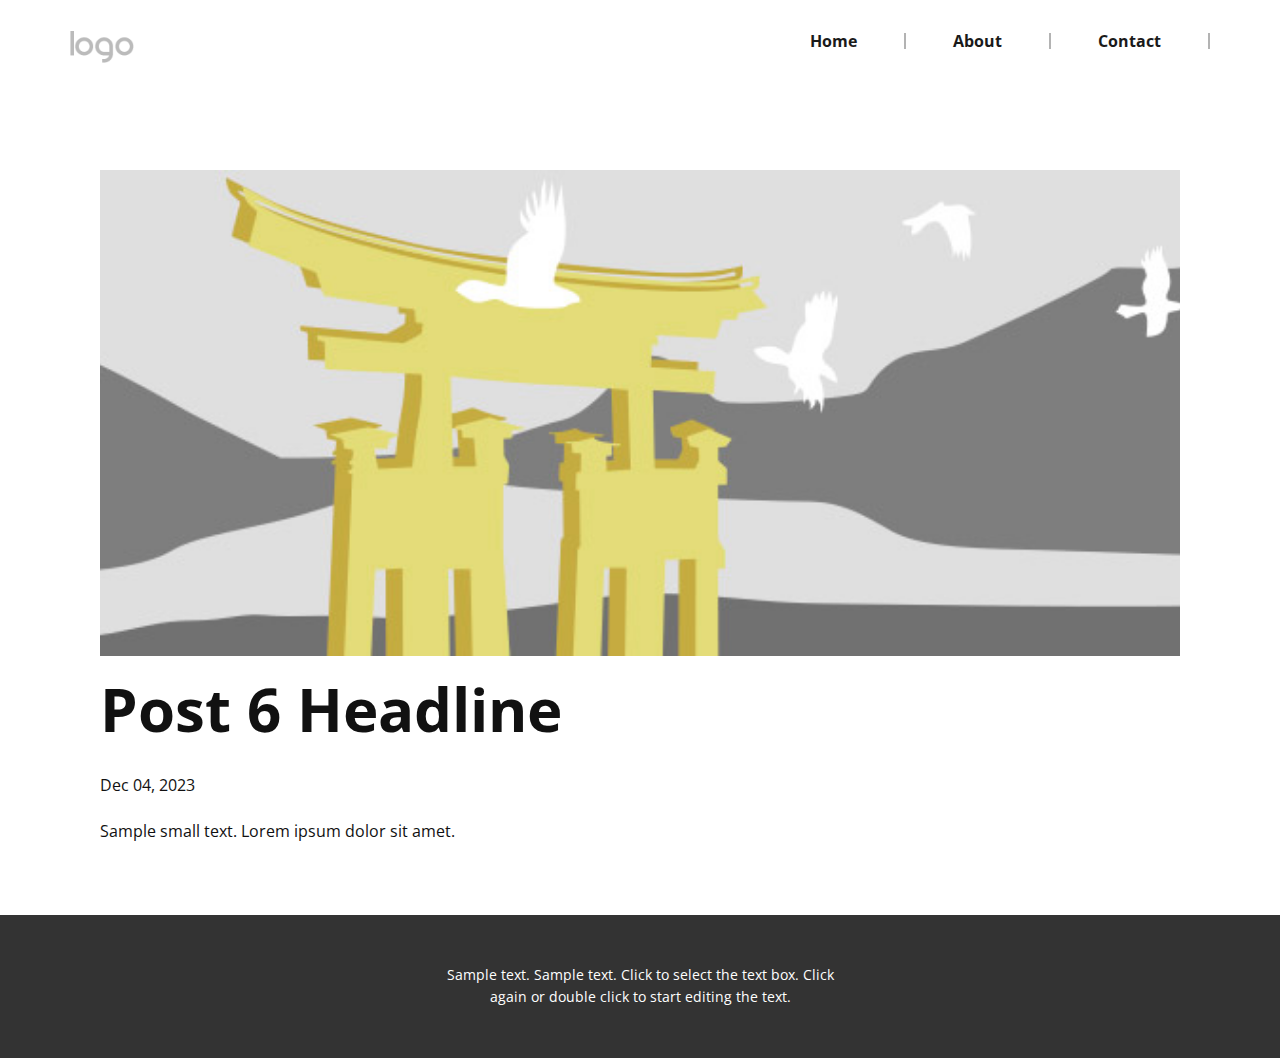
<file: blog/post-5.html>
<!DOCTYPE html>
<html style="font-size: 16px;" lang="en"><head>
    <meta name="viewport" content="width=device-width, initial-scale=1.0">
    <meta charset="utf-8">
    <meta name="keywords" content="Post 1 Headline">
    <meta name="description" content="">
    <title>Post 6 Headline</title>
    <link rel="stylesheet" href="../nicepage.css" media="screen">
<link rel="stylesheet" href="../Post-Template.css" media="screen">
    <script class="u-script" type="text/javascript" src="../jquery.js" defer=""></script>
    <script class="u-script" type="text/javascript" src="../nicepage.js" defer=""></script>
    <meta name="generator" content="Nicepage 6.0.3, nicepage.com">
    <link id="u-theme-google-font" rel="stylesheet" href="https://fonts.googleapis.com/css?family=Open+Sans:300,300i,400,400i,500,500i,600,600i,700,700i,800,800i">
    
    
    
    <script type="application/ld+json">{
		"@context": "http://schema.org",
		"@type": "Organization",
		"name": "Site2",
		"logo": "images/default-logo.png"
}</script>
    <meta name="theme-color" content="#ff724a">
  <meta data-intl-tel-input-cdn-path="intlTelInput/"></head>
  <body data-path-to-root="./" data-include-products="false" class="u-body u-xl-mode" data-lang="en"><header class="u-clearfix u-header u-header" id="sec-6b2a"><div class="u-clearfix u-sheet u-valign-middle u-sheet-1">
        <a href="https://consofic.com" class="u-image u-logo u-image-1" data-image-width="80" data-image-height="40" title=".">
          <img src="../images/default-logo.png" class="u-logo-image u-logo-image-1">
        </a>
        <nav class="u-menu u-menu-one-level u-offcanvas u-menu-1" data-responsive-from="MD">
          <div class="menu-collapse" style="font-size: 1rem; letter-spacing: 0px; font-weight: 700;">
            <a class="u-button-style u-custom-active-border-color u-custom-border u-custom-border-color u-custom-borders u-custom-hover-border-color u-custom-left-right-menu-spacing u-custom-padding-bottom u-custom-text-active-color u-custom-text-color u-custom-text-hover-color u-custom-top-bottom-menu-spacing u-nav-link u-text-active-palette-1-base u-text-hover-palette-2-base" href="#">
              <svg class="u-svg-link" viewBox="0 0 24 24"><use xmlns:xlink="http://www.w3.org/1999/xlink" xlink:href="#menu-hamburger"></use></svg>
              <svg version="1.1" xmlns="http://www.w3.org/2000/svg" xmlns:xlink="http://www.w3.org/1999/xlink"><defs><symbol id="menu-hamburger" viewBox="0 0 16 16" style="width: 16px; height: 16px;"><rect y="1" width="16" height="2"></rect><rect y="7" width="16" height="2"></rect><rect y="13" width="16" height="2"></rect>
</symbol>
</defs></svg>
            </a>
          </div>
          <div class="u-custom-menu u-nav-container">
            <ul class="u-nav u-spacing-0 u-unstyled u-nav-1"><li class="u-nav-item"><a class="u-border-2 u-border-active-grey-30 u-border-grey-30 u-border-hover-grey-30 u-border-no-bottom u-border-no-left u-border-no-top u-button-style u-nav-link u-text-active-palette-1-base u-text-grey-90 u-text-hover-palette-1-base" href="https://consofic.com" style="padding: 0px 47px;">Home</a>
</li><li class="u-nav-item"><a class="u-border-2 u-border-active-grey-30 u-border-grey-30 u-border-hover-grey-30 u-border-no-bottom u-border-no-left u-border-no-top u-button-style u-nav-link u-text-active-palette-1-base u-text-grey-90 u-text-hover-palette-1-base" href="https://consofic.com" style="padding: 0px 47px;">About</a>
</li><li class="u-nav-item"><a class="u-border-2 u-border-active-grey-30 u-border-grey-30 u-border-hover-grey-30 u-border-no-bottom u-border-no-left u-border-no-top u-button-style u-nav-link u-text-active-palette-1-base u-text-grey-90 u-text-hover-palette-1-base" href="https://consofic.com" style="padding: 0px 47px;">Contact</a>
</li></ul>
          </div>
          <div class="u-custom-menu u-nav-container-collapse">
            <div class="u-black u-container-style u-inner-container-layout u-opacity u-opacity-95 u-sidenav">
              <div class="u-sidenav-overflow">
                <div class="u-menu-close"></div>
                <ul class="u-align-center u-nav u-popupmenu-items u-unstyled u-nav-2"><li class="u-nav-item"><a class="u-button-style u-nav-link" href="https://consofic.com">Home</a>
</li><li class="u-nav-item"><a class="u-button-style u-nav-link" href="https://consofic.com">About</a>
</li><li class="u-nav-item"><a class="u-button-style u-nav-link" href="https://consofic.com">Contact</a>
</li></ul>
              </div>
            </div>
            <div class="u-black u-menu-overlay u-opacity u-opacity-70"></div>
          </div>
        </nav>
      </div></header>
    <section class="u-align-center u-clearfix u-section-1" id="sec-8406">
      <div class="u-clearfix u-sheet u-valign-middle-md u-valign-middle-sm u-valign-middle-xs u-sheet-1"><!--post_details--><!--post_details_options_json--><!--{"source":""}--><!--/post_details_options_json--><!--blog_post-->
        <div class="u-container-style u-expanded-width u-post-details u-post-details-1">
          <div class="u-container-layout u-valign-middle u-container-layout-1"><!--blog_post_image-->
            <img alt="" class="u-blog-control u-expanded-width u-image u-image-default u-image-1" src="../images/8ad73f3c.jpeg"><!--/blog_post_image--><!--blog_post_header-->
            <h2 class="u-blog-control u-text u-text-1">Post 6 Headline</h2><!--/blog_post_header--><!--blog_post_metadata-->
            <div class="u-blog-control u-metadata u-metadata-1"><!--blog_post_metadata_date-->
              <span class="u-meta-date u-meta-icon">Dec 04, 2023</span><!--/blog_post_metadata_date--><!--blog_post_metadata_category-->
              <!--/blog_post_metadata_category--><!--blog_post_metadata_comments-->
              <!--/blog_post_metadata_comments-->
            </div><!--/blog_post_metadata--><!--blog_post_content-->
            <div class="u-align-justify u-blog-control u-post-content u-text u-text-2 fr-view">
  Sample small text. Lorem ipsum dolor sit amet.
  </div><!--/blog_post_content-->
          </div>
        </div><!--/blog_post--><!--/post_details-->
      </div>
    </section>
    
    
    
    <footer class="u-align-center u-clearfix u-footer u-grey-80 u-footer" id="sec-b583"><div class="u-clearfix u-sheet u-sheet-1">
        <p class="u-small-text u-text u-text-variant u-text-1">Sample text. Sample text. Click to select the text box. Click again or double click to start editing the text.</p>
      </div></footer>
    <section class="u-backlink u-clearfix u-grey-80">
      <a class="u-link" href="https://nicepage.com/website-templates" target="_blank">
        <span>Website Templates</span>
      </a>
      <p class="u-text">
        <span>created with</span>
      </p>
      <a class="u-link" href="" target="_blank">
        <span>Website Builder Software</span>
      </a>. 
    </section>
  
</body></html>
</file>
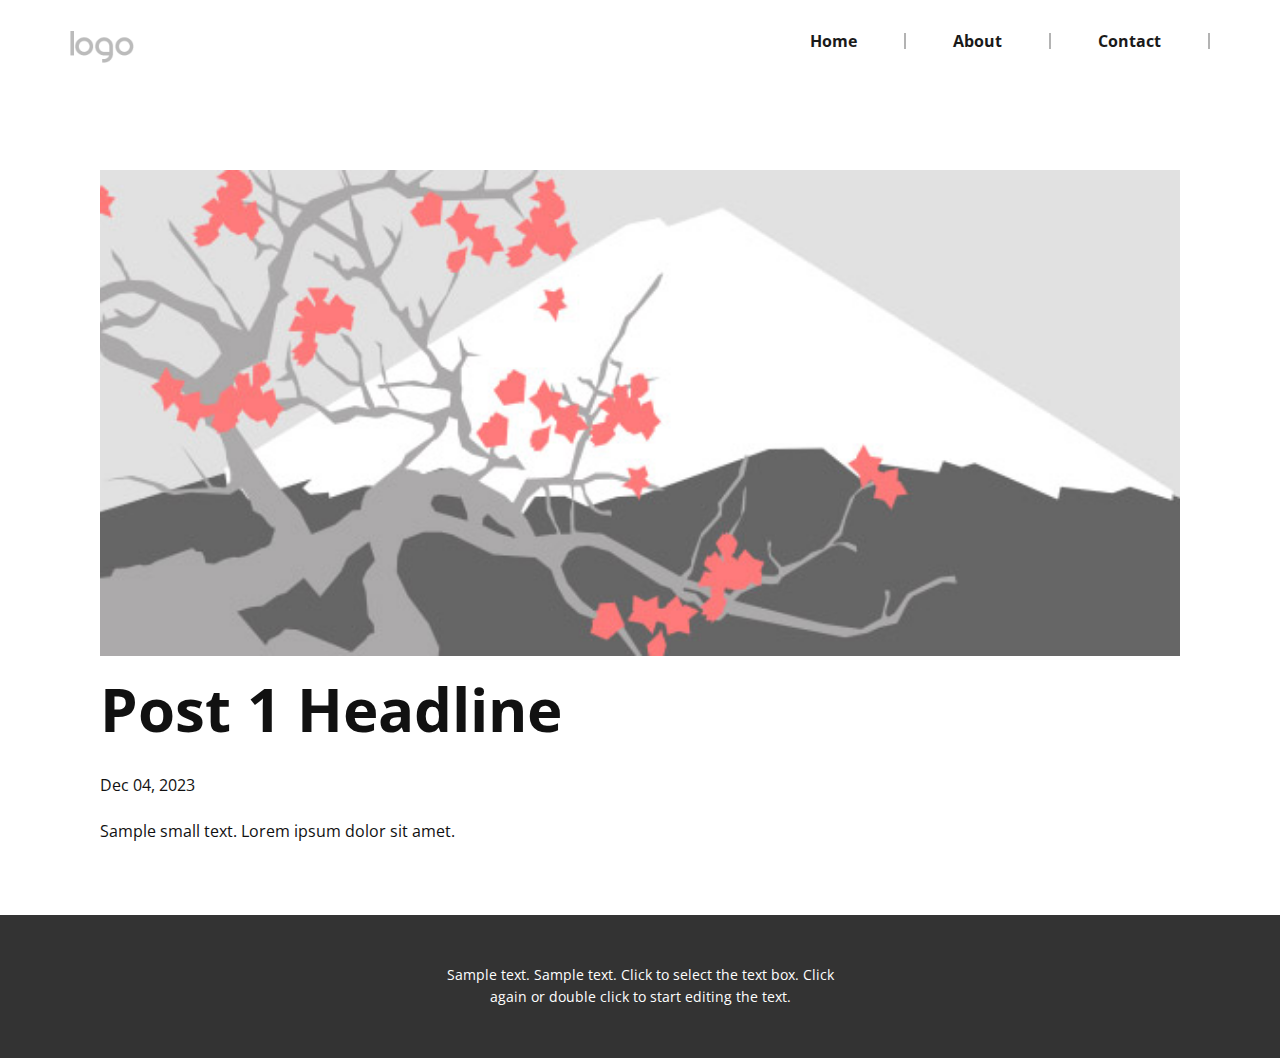
<file: blog/post.html>
<!DOCTYPE html>
<html style="font-size: 16px;" lang="en"><head>
    <meta name="viewport" content="width=device-width, initial-scale=1.0">
    <meta charset="utf-8">
    <meta name="keywords" content="Post 1 Headline">
    <meta name="description" content="">
    <title>Post 1 Headline</title>
    <link rel="stylesheet" href="../nicepage.css" media="screen">
<link rel="stylesheet" href="../Post-Template.css" media="screen">
    <script class="u-script" type="text/javascript" src="../jquery.js" defer=""></script>
    <script class="u-script" type="text/javascript" src="../nicepage.js" defer=""></script>
    <meta name="generator" content="Nicepage 6.0.3, nicepage.com">
    <link id="u-theme-google-font" rel="stylesheet" href="https://fonts.googleapis.com/css?family=Open+Sans:300,300i,400,400i,500,500i,600,600i,700,700i,800,800i">
    
    
    
    <script type="application/ld+json">{
		"@context": "http://schema.org",
		"@type": "Organization",
		"name": "Site2",
		"logo": "images/default-logo.png"
}</script>
    <meta name="theme-color" content="#ff724a">
  <meta data-intl-tel-input-cdn-path="intlTelInput/"></head>
  <body data-path-to-root="./" data-include-products="false" class="u-body u-xl-mode" data-lang="en"><header class="u-clearfix u-header u-header" id="sec-6b2a"><div class="u-clearfix u-sheet u-valign-middle u-sheet-1">
        <a href="https://consofic.com" class="u-image u-logo u-image-1" data-image-width="80" data-image-height="40" title=".">
          <img src="../images/default-logo.png" class="u-logo-image u-logo-image-1">
        </a>
        <nav class="u-menu u-menu-one-level u-offcanvas u-menu-1" data-responsive-from="MD">
          <div class="menu-collapse" style="font-size: 1rem; letter-spacing: 0px; font-weight: 700;">
            <a class="u-button-style u-custom-active-border-color u-custom-border u-custom-border-color u-custom-borders u-custom-hover-border-color u-custom-left-right-menu-spacing u-custom-padding-bottom u-custom-text-active-color u-custom-text-color u-custom-text-hover-color u-custom-top-bottom-menu-spacing u-nav-link u-text-active-palette-1-base u-text-hover-palette-2-base" href="#">
              <svg class="u-svg-link" viewBox="0 0 24 24"><use xmlns:xlink="http://www.w3.org/1999/xlink" xlink:href="#menu-hamburger"></use></svg>
              <svg version="1.1" xmlns="http://www.w3.org/2000/svg" xmlns:xlink="http://www.w3.org/1999/xlink"><defs><symbol id="menu-hamburger" viewBox="0 0 16 16" style="width: 16px; height: 16px;"><rect y="1" width="16" height="2"></rect><rect y="7" width="16" height="2"></rect><rect y="13" width="16" height="2"></rect>
</symbol>
</defs></svg>
            </a>
          </div>
          <div class="u-custom-menu u-nav-container">
            <ul class="u-nav u-spacing-0 u-unstyled u-nav-1"><li class="u-nav-item"><a class="u-border-2 u-border-active-grey-30 u-border-grey-30 u-border-hover-grey-30 u-border-no-bottom u-border-no-left u-border-no-top u-button-style u-nav-link u-text-active-palette-1-base u-text-grey-90 u-text-hover-palette-1-base" href="https://consofic.com" style="padding: 0px 47px;">Home</a>
</li><li class="u-nav-item"><a class="u-border-2 u-border-active-grey-30 u-border-grey-30 u-border-hover-grey-30 u-border-no-bottom u-border-no-left u-border-no-top u-button-style u-nav-link u-text-active-palette-1-base u-text-grey-90 u-text-hover-palette-1-base" href="https://consofic.com" style="padding: 0px 47px;">About</a>
</li><li class="u-nav-item"><a class="u-border-2 u-border-active-grey-30 u-border-grey-30 u-border-hover-grey-30 u-border-no-bottom u-border-no-left u-border-no-top u-button-style u-nav-link u-text-active-palette-1-base u-text-grey-90 u-text-hover-palette-1-base" href="https://consofic.com" style="padding: 0px 47px;">Contact</a>
</li></ul>
          </div>
          <div class="u-custom-menu u-nav-container-collapse">
            <div class="u-black u-container-style u-inner-container-layout u-opacity u-opacity-95 u-sidenav">
              <div class="u-sidenav-overflow">
                <div class="u-menu-close"></div>
                <ul class="u-align-center u-nav u-popupmenu-items u-unstyled u-nav-2"><li class="u-nav-item"><a class="u-button-style u-nav-link" href="https://consofic.com">Home</a>
</li><li class="u-nav-item"><a class="u-button-style u-nav-link" href="https://consofic.com">About</a>
</li><li class="u-nav-item"><a class="u-button-style u-nav-link" href="https://consofic.com">Contact</a>
</li></ul>
              </div>
            </div>
            <div class="u-black u-menu-overlay u-opacity u-opacity-70"></div>
          </div>
        </nav>
      </div></header>
    <section class="u-align-center u-clearfix u-section-1" id="sec-8406">
      <div class="u-clearfix u-sheet u-valign-middle-md u-valign-middle-sm u-valign-middle-xs u-sheet-1"><!--post_details--><!--post_details_options_json--><!--{"source":""}--><!--/post_details_options_json--><!--blog_post-->
        <div class="u-container-style u-expanded-width u-post-details u-post-details-1">
          <div class="u-container-layout u-valign-middle u-container-layout-1"><!--blog_post_image-->
            <img alt="" class="u-blog-control u-expanded-width u-image u-image-default u-image-1" src="../images/0fd3416c.jpeg"><!--/blog_post_image--><!--blog_post_header-->
            <h2 class="u-blog-control u-text u-text-1">Post 1 Headline</h2><!--/blog_post_header--><!--blog_post_metadata-->
            <div class="u-blog-control u-metadata u-metadata-1"><!--blog_post_metadata_date-->
              <span class="u-meta-date u-meta-icon">Dec 04, 2023</span><!--/blog_post_metadata_date--><!--blog_post_metadata_category-->
              <!--/blog_post_metadata_category--><!--blog_post_metadata_comments-->
              <!--/blog_post_metadata_comments-->
            </div><!--/blog_post_metadata--><!--blog_post_content-->
            <div class="u-align-justify u-blog-control u-post-content u-text u-text-2 fr-view">
  Sample small text. Lorem ipsum dolor sit amet.
  </div><!--/blog_post_content-->
          </div>
        </div><!--/blog_post--><!--/post_details-->
      </div>
    </section>
    
    
    
    <footer class="u-align-center u-clearfix u-footer u-grey-80 u-footer" id="sec-b583"><div class="u-clearfix u-sheet u-sheet-1">
        <p class="u-small-text u-text u-text-variant u-text-1">Sample text. Sample text. Click to select the text box. Click again or double click to start editing the text.</p>
      </div></footer>
    <section class="u-backlink u-clearfix u-grey-80">
      <a class="u-link" href="https://nicepage.com/website-templates" target="_blank">
        <span>Website Templates</span>
      </a>
      <p class="u-text">
        <span>created with</span>
      </p>
      <a class="u-link" href="" target="_blank">
        <span>Website Builder Software</span>
      </a>. 
    </section>
  
</body></html>
</file>
